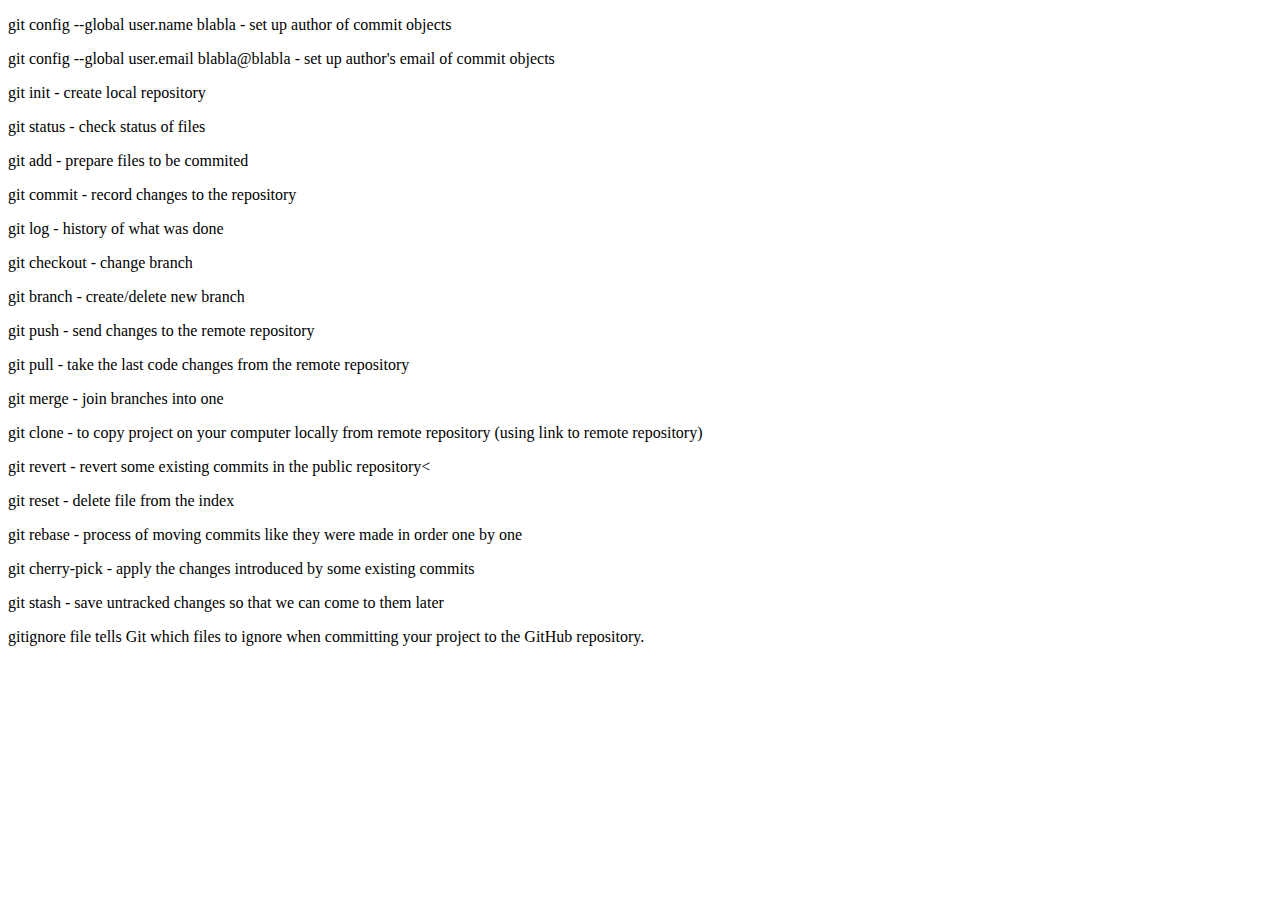
<file: frontend-basic/hw1/index.html>
<!DOCTYPE html>
<html lang="en">
<head>
    <meta charset="UTF-8">
    <meta http-equiv="X-UA-Compatible" content="IE=edge">
    <meta name="viewport" content="width=device-width, initial-scale=1.0">
    <title>Home work 1</title>
</head>
<body>
    <div>
        <p>git config --global user.name blabla - set up author of commit objects</p>
        <p>git config --global user.email blabla@blabla - set up author's email of commit objects</p>
        <p>git init - create local repository</p>
        <p>git status - check status of files</p>
        <p>git add - prepare files to be commited</p>
        <p>git commit - record changes to the repository</p>
        <p>git log - history of what was done</p>
        <p>git checkout - change branch</p>
        <p>git branch - create/delete new branch</p>
        <p>git push - send changes to the remote repository</p>
        <p>git pull - take the last code changes from the remote repository</p>
        <p>git merge - join branches into one</p>
        <p>git clone - to copy project on your computer locally from remote repository (using link to remote repository)</p>
        <p>git revert - revert some existing commits in the public repository<</p>
        <p>git reset - delete file from the index</p>
        <p>git rebase - process of moving commits like they were made in order one by one</p>
        <p>git cherry-pick - apply the changes introduced by some existing commits</p>
        <p>git stash - save untracked changes so that we can come to them later</p>
        <p>gitignore file tells Git which files to ignore when committing your project to the GitHub repository.</p>
    </div>
</body>
</html>
</file>
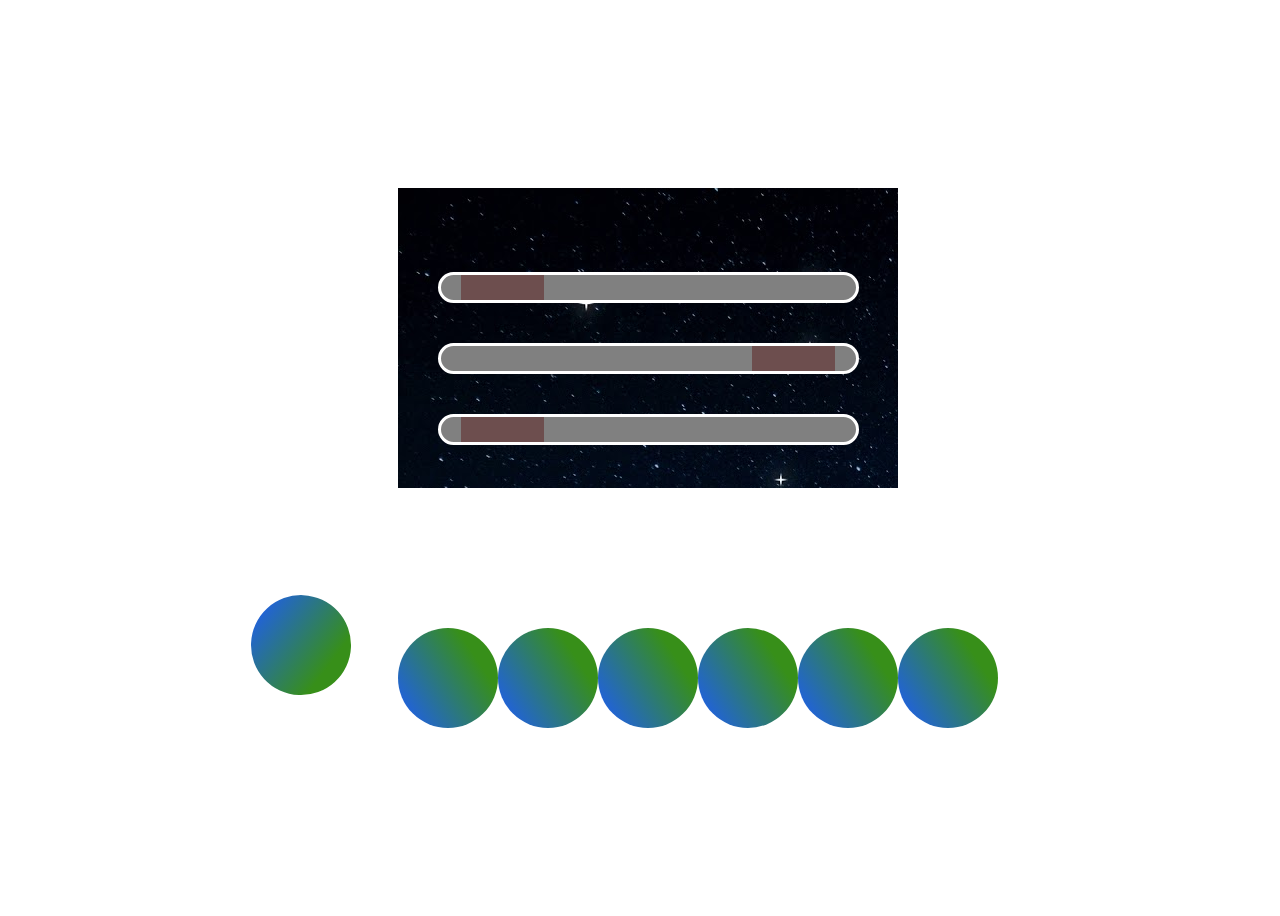
<file: home tasks/hw10/index.html>
<!DOCTYPE html>
<html lang="en">

<head>
    <meta charset="UTF-8">
    <meta http-equiv="X-UA-Compatible" content="IE=edge">
    <meta name="viewport" content="width=device-width, initial-scale=1.0">
    <title>Home work 10</title>
    <link rel="stylesheet" href="./styles/styles.css">
</head>

<body>
    <div class="general">
        <div class="star-wars">
            <div class="sword left-sword first-sword"></div>
            <div class="sword right-sword second-sword"></div>
            <div class="sword left-sword third-sword"></div>
        </div>

        <div class="newton-balance-balls">
            <div class="rectangle">
                <div class="ball"></div>
            </div>
            <div class="rectangle">
                <div class="ball"></div>
            </div>
            <div class="rectangle">
                <div class="ball"></div>
            </div>
            <div class="rectangle">
                <div class="ball"></div>
            </div>
            <div class="rectangle">
                <div class="ball"></div>
            </div>
            <div class="rectangle">
                <div class="ball"></div>
            </div>
            <div class="rectangle">
                <div class="ball"></div>
            </div>
        </div>
    </div>
</body>

</html>
</file>
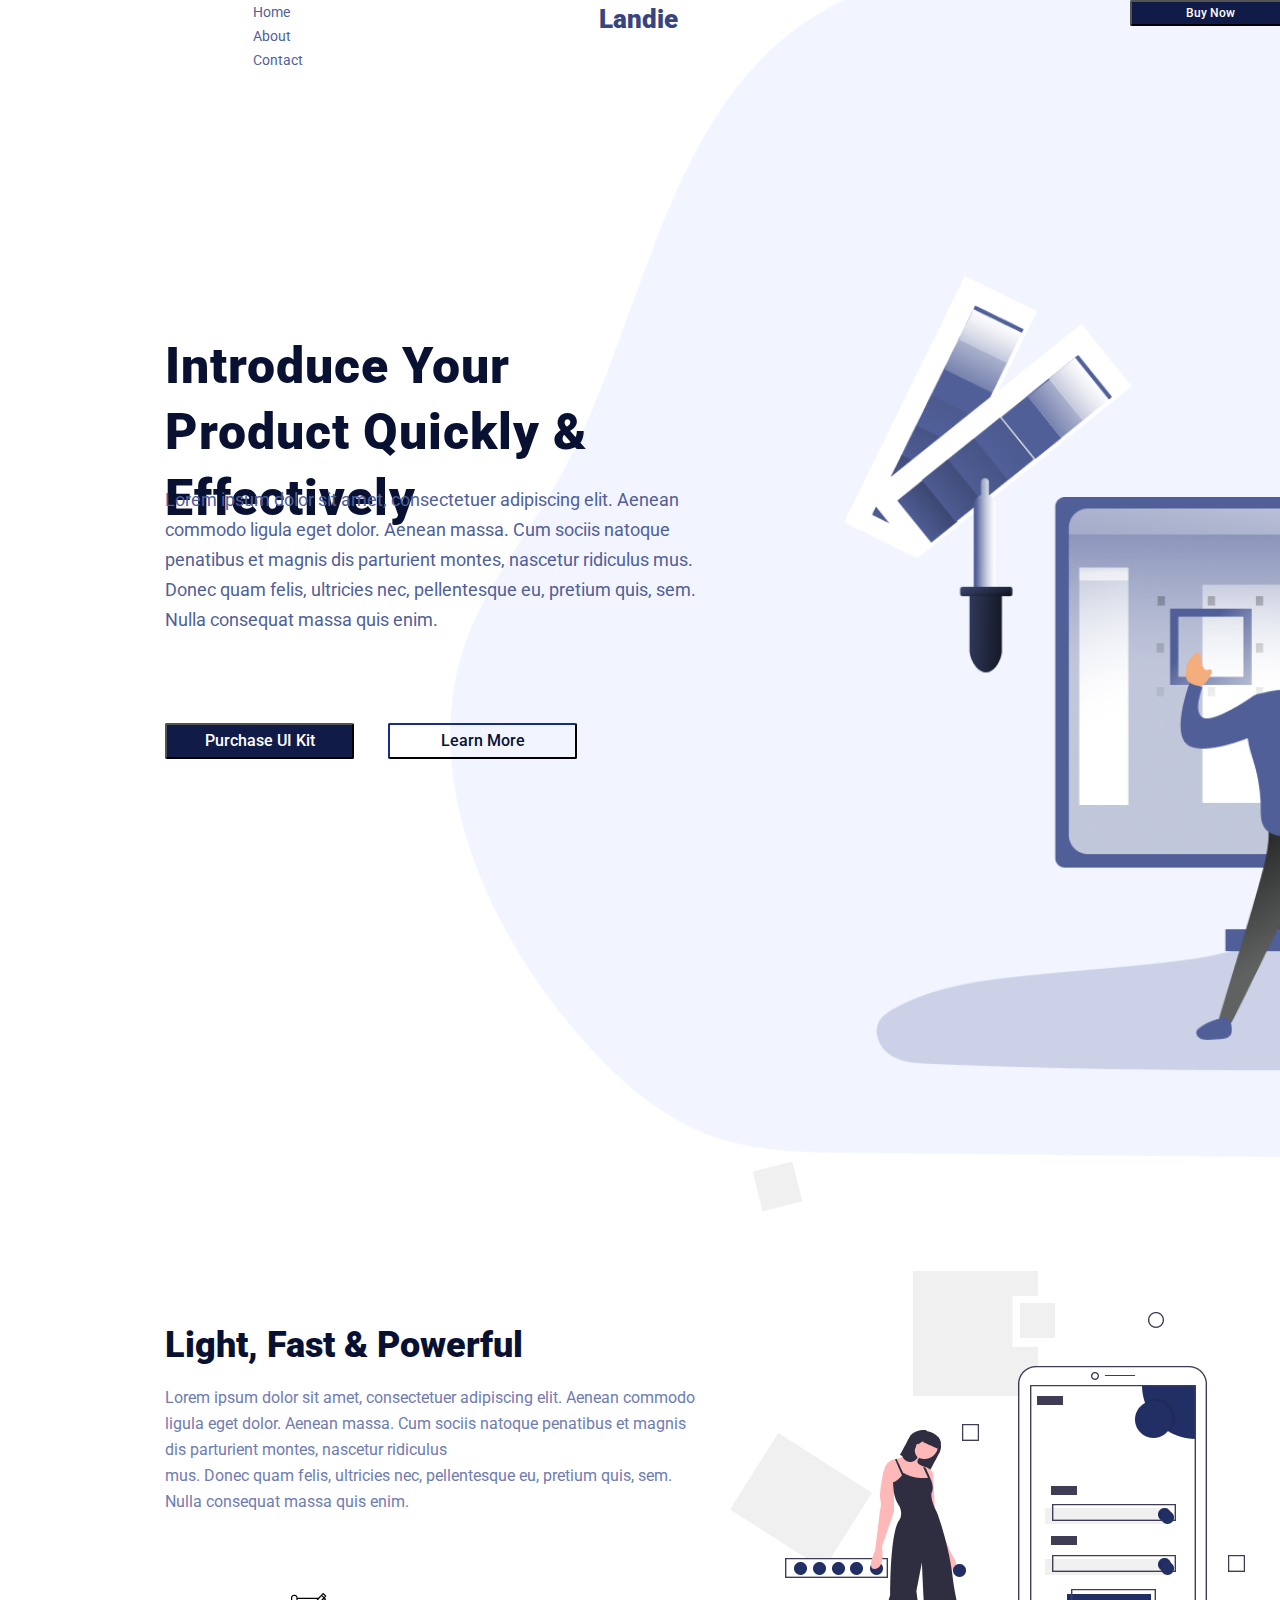
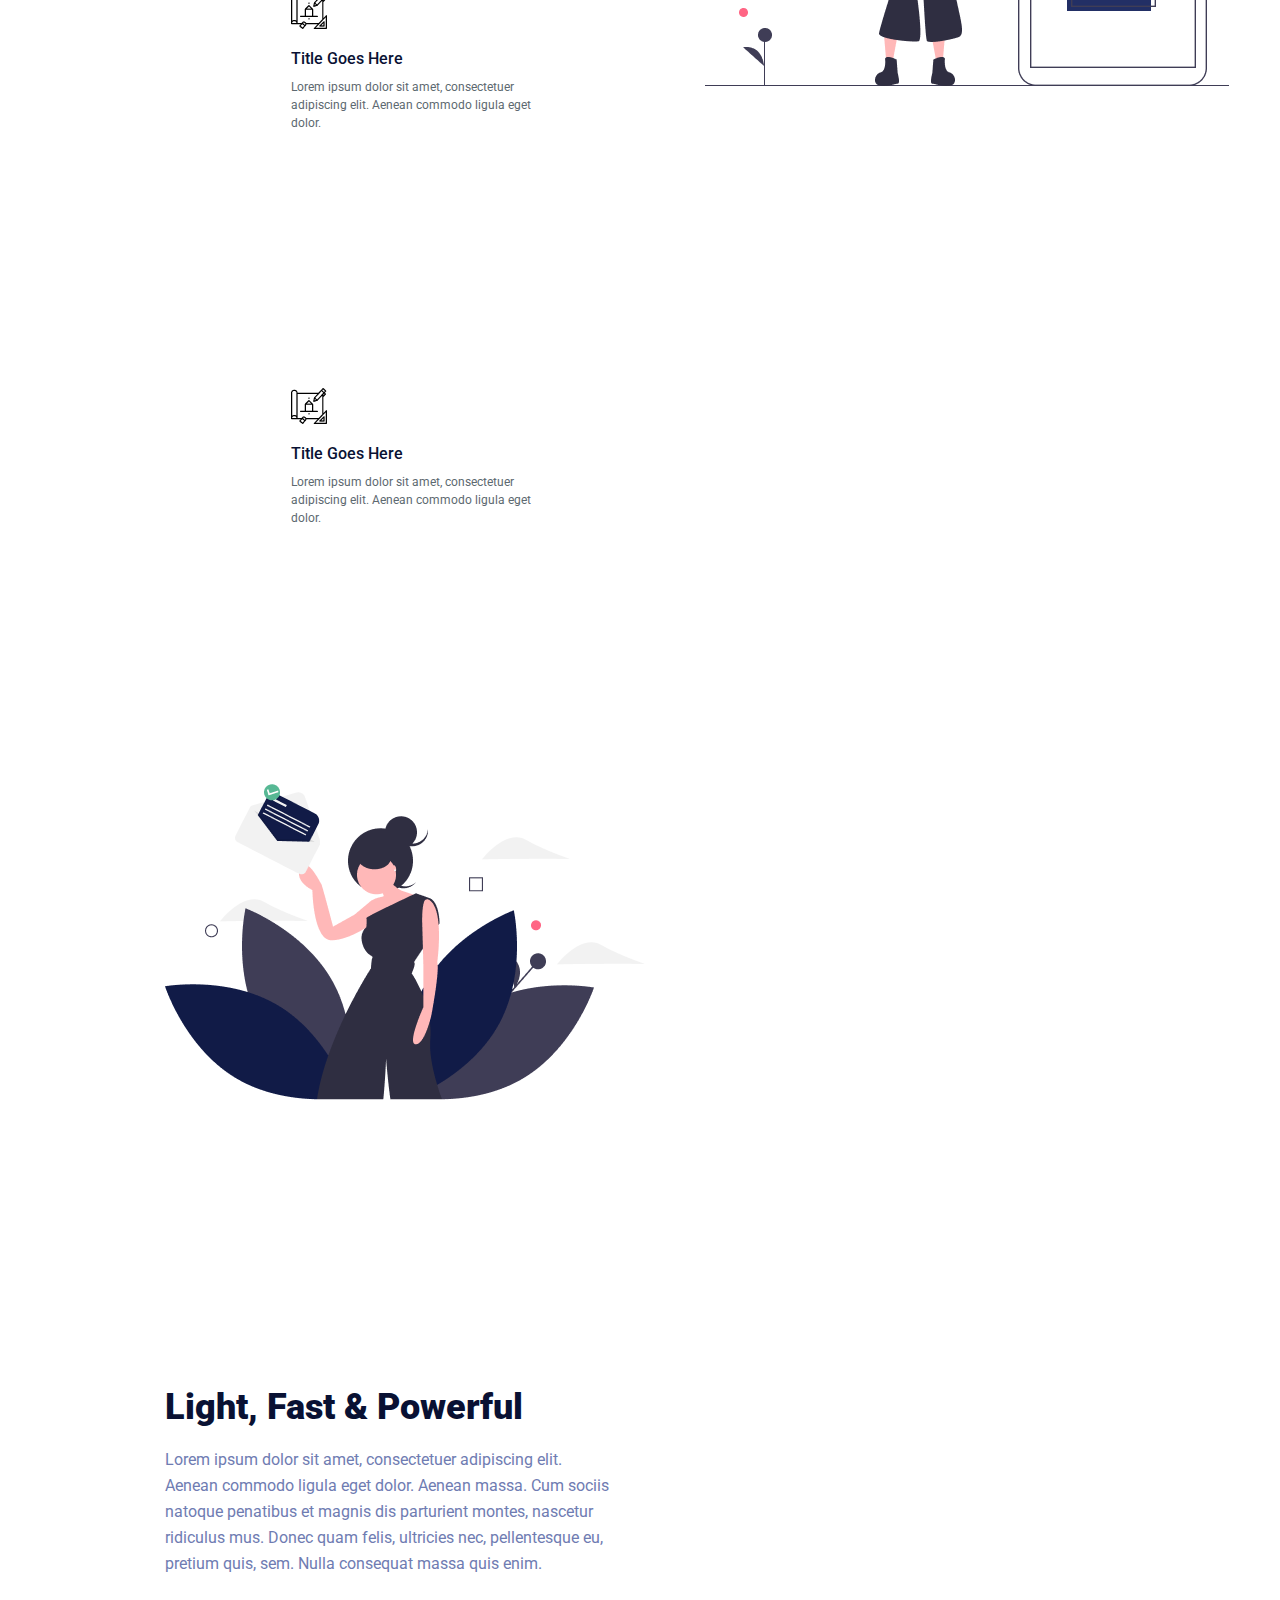
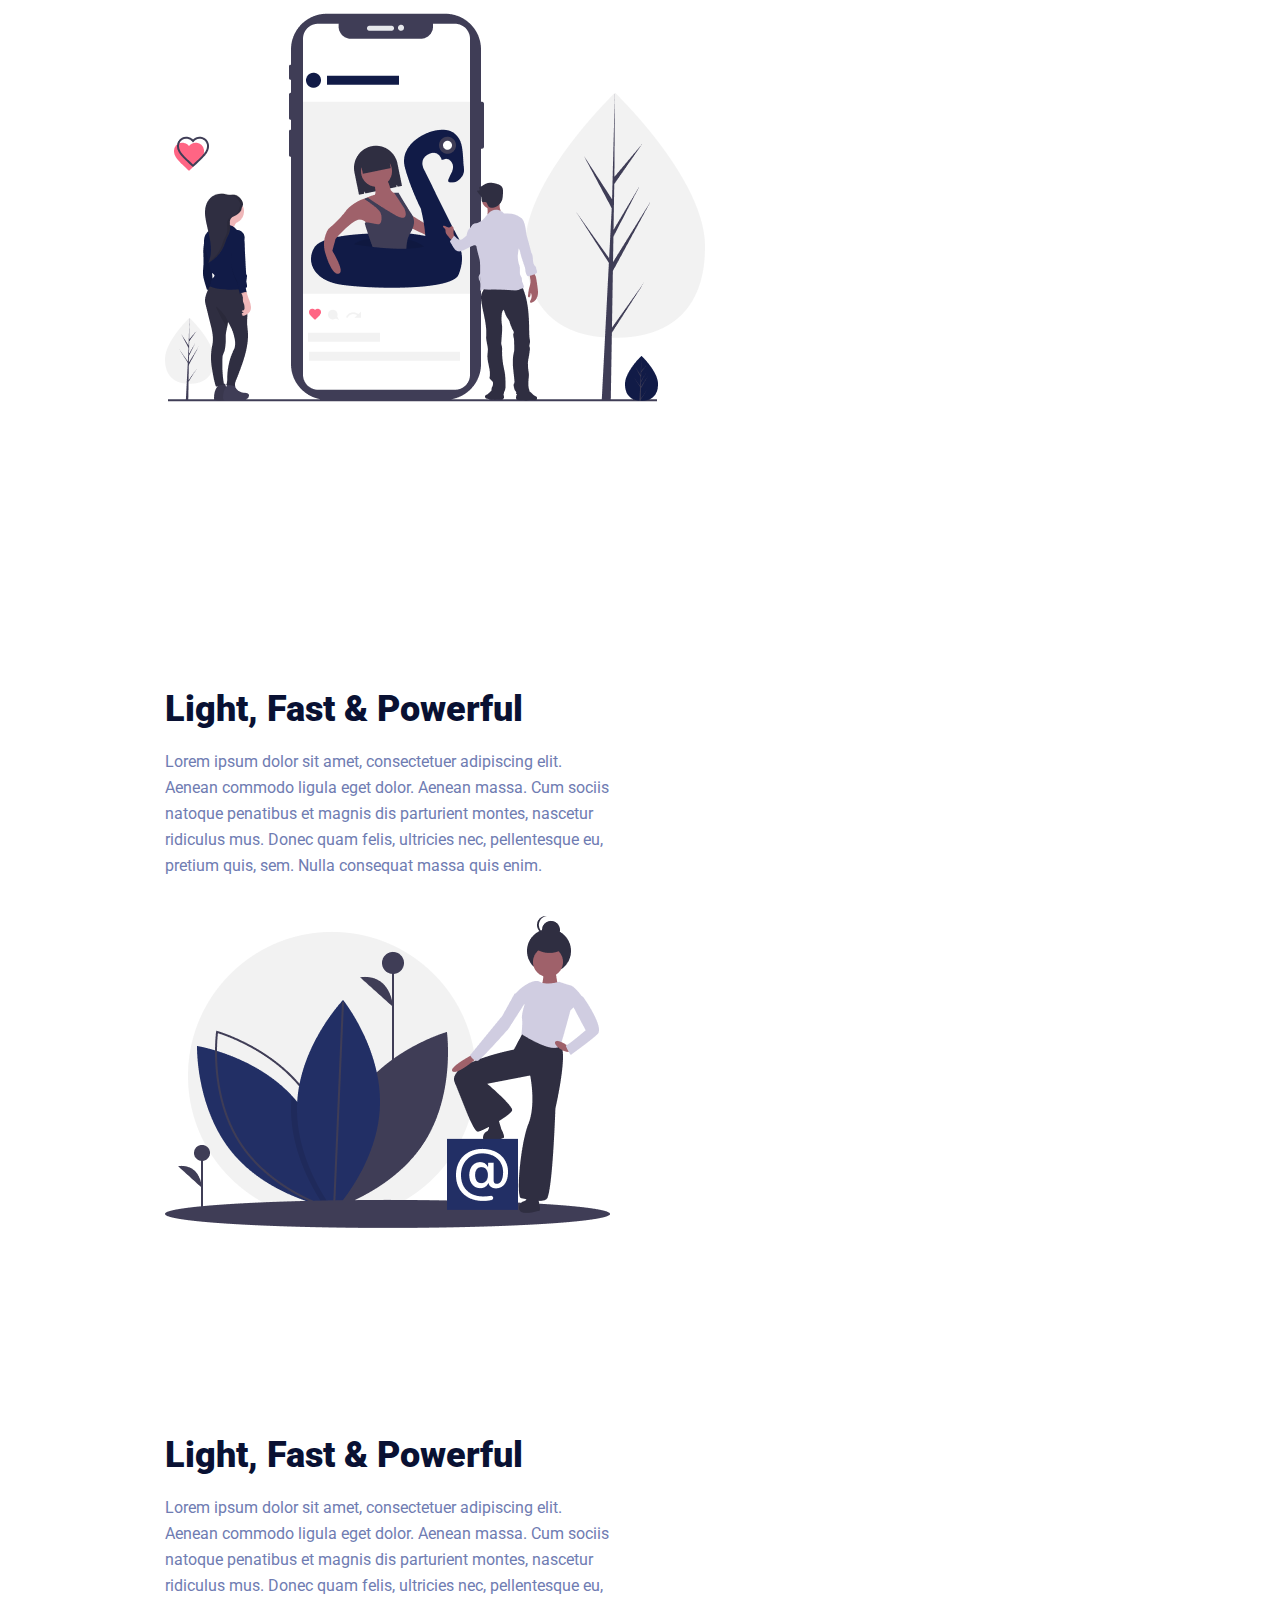
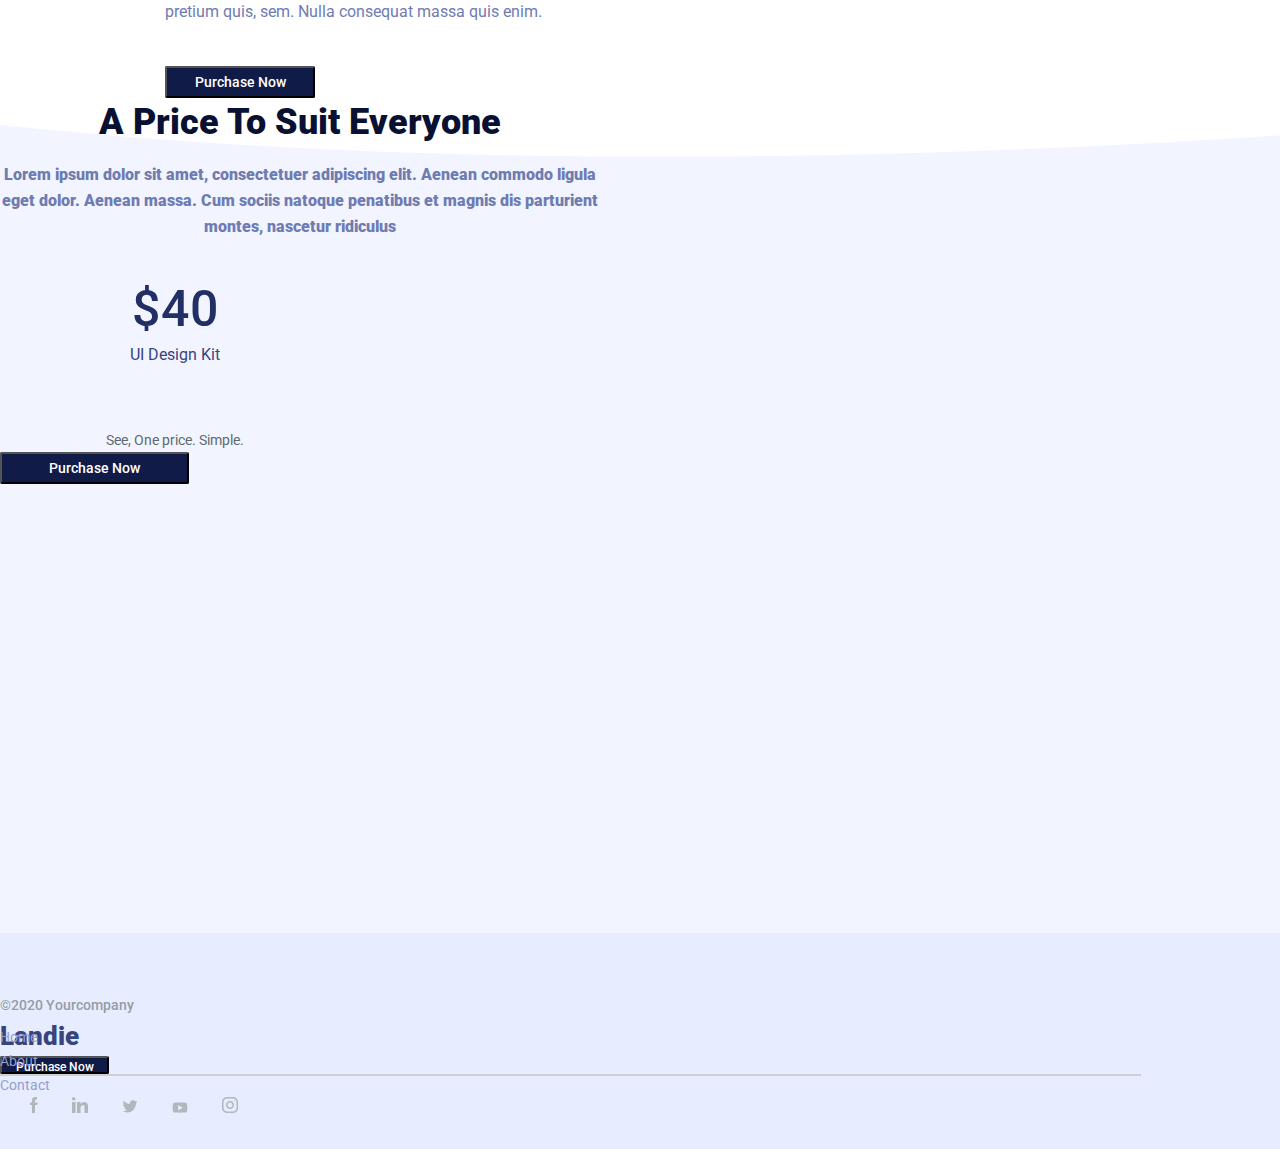
<file: home tasks/hw12/index.html>
<!DOCTYPE html>
<html lang="en">

<head>
    <meta charset="UTF-8">
    <meta http-equiv="X-UA-Compatible" content="IE=edge">
    <meta name="viewport" content="width=device-width, initial-scale=1.0">
    <title>Home work 12</title>
    <link rel="stylesheet" href="./styles/reset.css">
    <link rel="preconnect" href="https://fonts.googleapis.com">
    <link rel="preconnect" href="https://fonts.gstatic.com" crossorigin>
    <link href="https://fonts.googleapis.com/css2?family=Roboto:wght@100;300&display=swap" rel="stylesheet">
    <link rel="stylesheet" href="https://cdnjs.cloudflare.com/ajax/libs/font-awesome/6.2.0/css/all.min.css">
    <link href="https://cdn.jsdelivr.net/npm/bootstrap@5.2.2/dist/css/bootstrap.min.css" rel="stylesheet"
        integrity="sha384-Zenh87qX5JnK2Jl0vWa8Ck2rdkQ2Bzep5IDxbcnCeuOxjzrPF/et3URy9Bv1WTRi" crossorigin="anonymous">
    <link rel="stylesheet" href="./styles/main.css">
</head>

<body>
    <div class="container-fluid main-container">
        <div class="introduction-section">
            <div class="header-part d-flex flex-row align-items-center justify-content-between">
                <div class="menu d-flex flex-row align-items-center justify-content-around">
                    <div>Home</div>
                    <div>About</div>
                    <div>Contact</div>
                </div>
                <div class="project-name container-fluid d-flex justify-content-end">Landie</div>
                <form class="btn-wrapper container-fluid d-flex justify-content-end">
                    <button class="btn btn-outline-success me-2" type="button">Buy Now</button>
                </form>
            </div>

            <div class="project-intro">
                <div class="intro-img">
                    <img src="./images/intro-img.png" alt="peron watching on the graphics">
                </div>
                <div class="description">
                    <h1>Introduce Your Product Quickly & Effectively</h1>
                    <p>Lorem ipsum dolor sit amet, consectetuer adipiscing elit. Aenean commodo ligula eget dolor.
                        Aenean
                        massa.
                        Cum sociis natoque penatibus et magnis dis parturient montes, nascetur ridiculus
                        mus. Donec quam felis, ultricies nec, pellentesque eu, pretium quis, sem. Nulla consequat massa
                        quis
                        enim.</p>
                    <div class="buttons">
                        <button class="purchase-btn">Purchase UI Kit</button>
                        <button class="learn-more-btn">Learn More</button>
                    </div>

                </div>
            </div>
        </div>

        <div class="project-details">
            <div class="content">
                <h1>Light, Fast & Powerful</h1>
                <p>Lorem ipsum dolor sit amet, consectetuer adipiscing elit. Aenean commodo ligula eget dolor. Aenean
                    massa. Cum sociis natoque penatibus et magnis dis parturient montes, nascetur ridiculus <br />
                    mus. Donec quam felis, ultricies nec, pellentesque eu, pretium quis, sem. Nulla consequat massa quis
                    enim.</p>
                <div class="d-flex flex-row cards">
                    <div class="card" style="width: 18rem;">
                        <img src="./images/Icon.png" class="card-img-top" alt="scheme">
                        <div class="card-body">
                            <h5 class="card-title">Title Goes Here</h5>
                            <p class="card-text">Lorem ipsum dolor sit amet, consectetuer adipiscing elit. Aenean
                                commodo
                                ligula eget dolor. </p>
                        </div>
                    </div>

                    <div class="card" style="width: 18rem;">
                        <img src="./images/Icon.png" class="card-img-top" alt="schema image">
                        <div class="card-body">
                            <h5 class="card-title">Title Goes Here</h5>
                            <p class="card-text">Lorem ipsum dolor sit amet, consectetuer adipiscing elit. Aenean
                                commodo
                                ligula eget dolor. </p>
                        </div>
                    </div>
                </div>
            </div>

            <div class="picture">
                <img src="./images/project-details.png" alt="girl with big mobile">
            </div>
        </div>

        <div class="communication-ways">
            <div class="card mb-3" style="max-width: 1240px;">
                <div class="row g-0">
                    <div class="col-md-6">
                        <img src="images/happy_news.png" class="img-fluid rounded-start"
                            alt="picture of girl with letter">
                    </div>
                    <div class="col-md-6">
                        <div class="card-body">
                            <h5 class="card-title">Light, Fast & Powerful</h5>
                            <p class="card-text">Lorem ipsum dolor sit amet, consectetuer adipiscing elit. Aenean
                                commodo
                                ligula eget dolor. Aenean massa. Cum sociis natoque penatibus et magnis dis parturient
                                montes, nascetur ridiculus
                                mus. Donec quam felis, ultricies nec, pellentesque eu, pretium quis, sem. Nulla
                                consequat
                                massa quis enim.</p>
                        </div>
                    </div>
                </div>
            </div>

            <div class="card mb-3" style="max-width: 1240px;">
                <div class="row g-0">
                    <div class="col-md-6">
                        <img src="images/social_influencer.png" class="img-fluid rounded-start"
                            alt="picture of phote with people inside and around">
                    </div>
                    <div class="col-md-6">
                        <div class="card-body">
                            <h5 class="card-title">Light, Fast & Powerful</h5>
                            <p class="card-text">Lorem ipsum dolor sit amet, consectetuer adipiscing elit. Aenean
                                commodo
                                ligula eget dolor. Aenean massa. Cum sociis natoque penatibus et magnis dis parturient
                                montes, nascetur ridiculus
                                mus. Donec quam felis, ultricies nec, pellentesque eu, pretium quis, sem. Nulla
                                consequat
                                massa quis enim.</p>
                        </div>
                    </div>
                </div>
            </div>

            <div class="card mb-3" style="max-width: 1240px;">
                <div class="row g-0">
                    <div class="col-md-6 last-card">
                        <img src="images/mention.png" class="img-fluid rounded-start"
                            alt="picture of girl and email sign">
                    </div>
                    <div class="col-md-6">
                        <div class="card-body">
                            <h5 class="card-title">Light, Fast & Powerful</h5>
                            <p class="card-text">Lorem ipsum dolor sit amet, consectetuer adipiscing elit. Aenean
                                commodo
                                ligula eget dolor. Aenean massa. Cum sociis natoque penatibus et magnis dis parturient
                                montes, nascetur ridiculus
                                mus. Donec quam felis, ultricies nec, pellentesque eu, pretium quis, sem. Nulla
                                consequat
                                massa quis enim.</p>
                            <button class="purchase-now-btn">Purchase Now</button>
                        </div>
                    </div>
                </div>
            </div>
        </div>


        <div class="purchase-details d-flex flex-column justify-content-center align-items-center">
            <h1>A Price To Suit Everyone</h1>
            <p>Lorem ipsum dolor sit amet, consectetuer adipiscing elit. Aenean commodo ligula eget dolor. Aenean massa.
                Cum sociis natoque penatibus et magnis dis parturient montes, nascetur ridiculus </p>
            <p><strong>$40</strong></p>
            <p>UI Design Kit</p>
            <p>See, One price. Simple.</p>
            <button>Purchase Now</button>

            <div class="footer-part1">
                <div class="bottom-first-menu d-flex flex-row align-items-center justify-content-around">
                    <div class="copyrights">©2020 Yourcompany</div>
                    <div class="project-name">Landie</div>
                    <button>Purchase Now</button>
                </div>
            </div>
            <div class="line"></div>

            <div class="footer-part2 d-flex flex-row align-items-center justify-content-between">
                <div class="menu d-flex flex-row align-items-center justify-content-around">
                    <div>Home</div>
                    <div>About</div>
                    <div>Contact</div>
                </div>
                <div class="social-media-options">
                    <img src="./images/facebook.svg" alt="facebook logo">
                    <img src="./images/linkedin.svg" alt="linkedin logo">
                    <img src="./images/twitter.svg" alt="twitter logo">
                    <img src="./images/youtube.svg" alt="youtube logo">
                    <img src="./images/instagram.svg" alt="instagram logo">
                </div>
            </div>
        </div>
    </div>
</body>

</html>
</file>
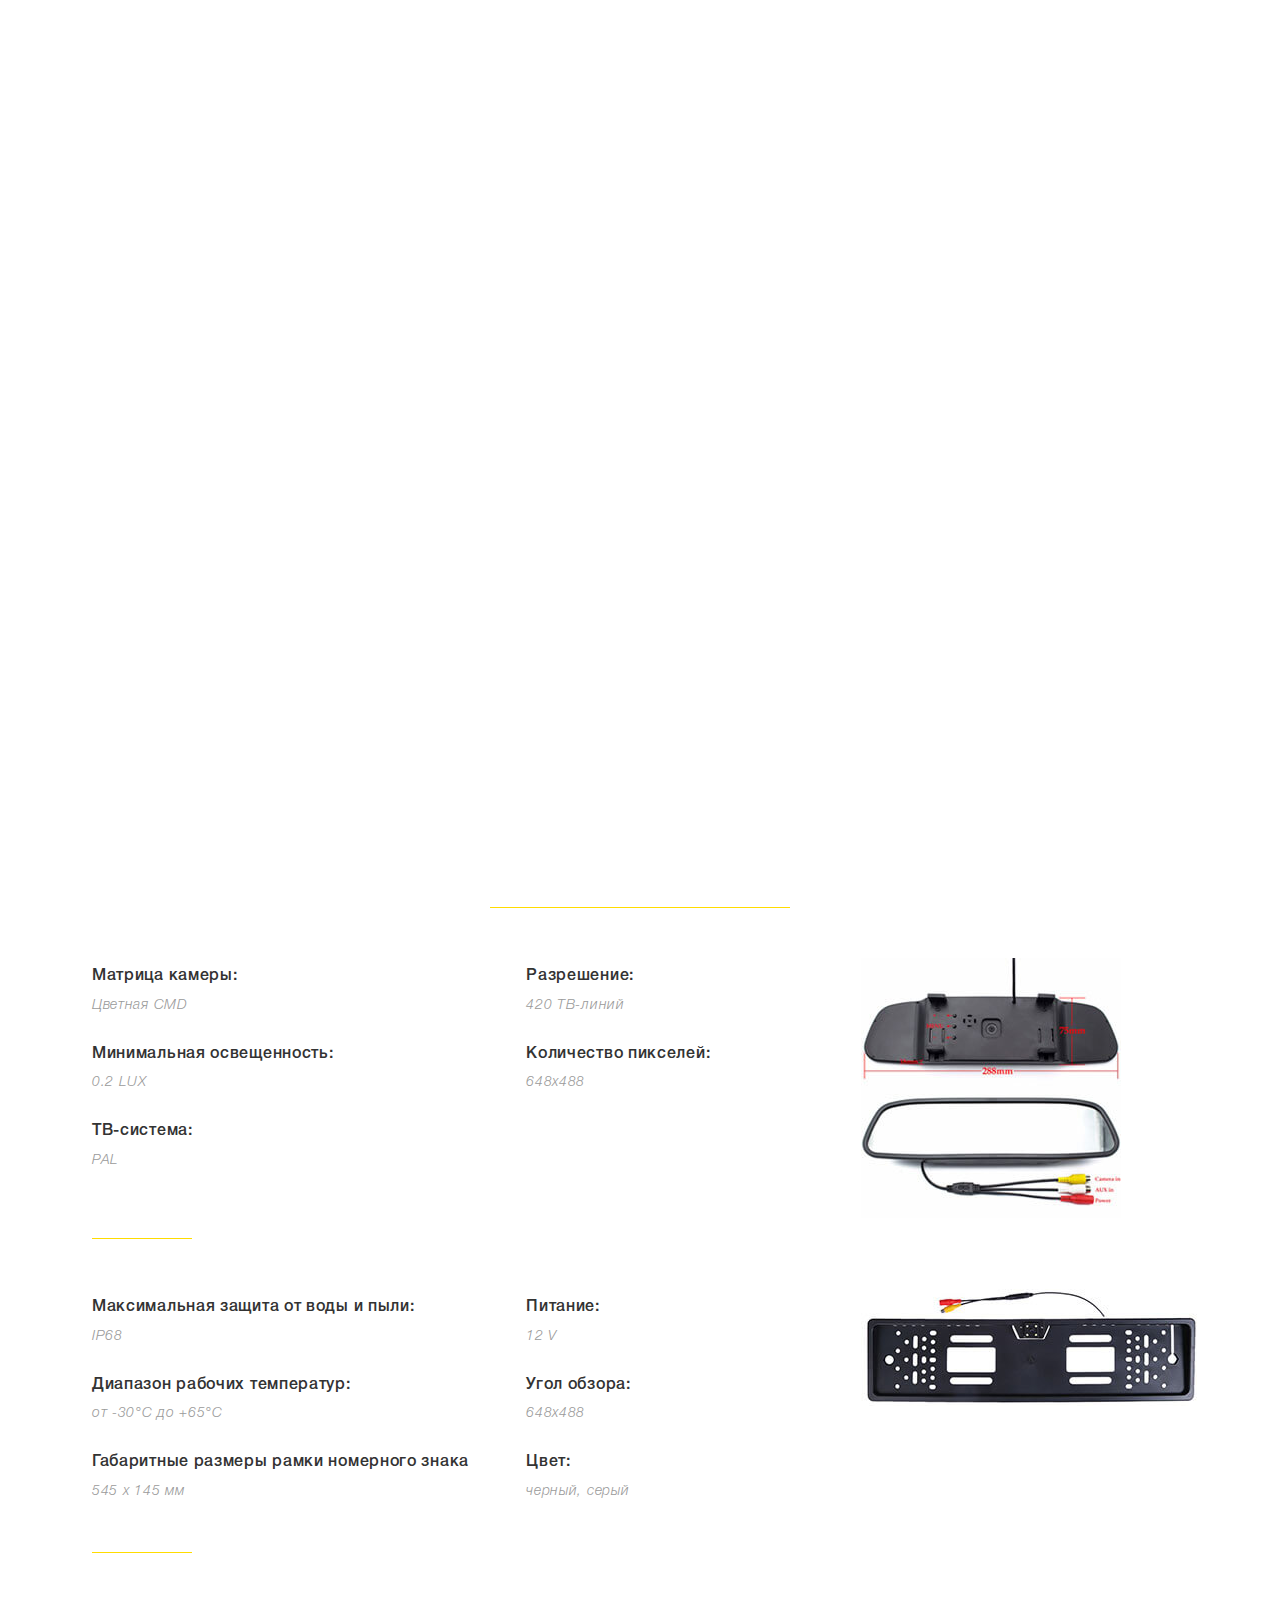
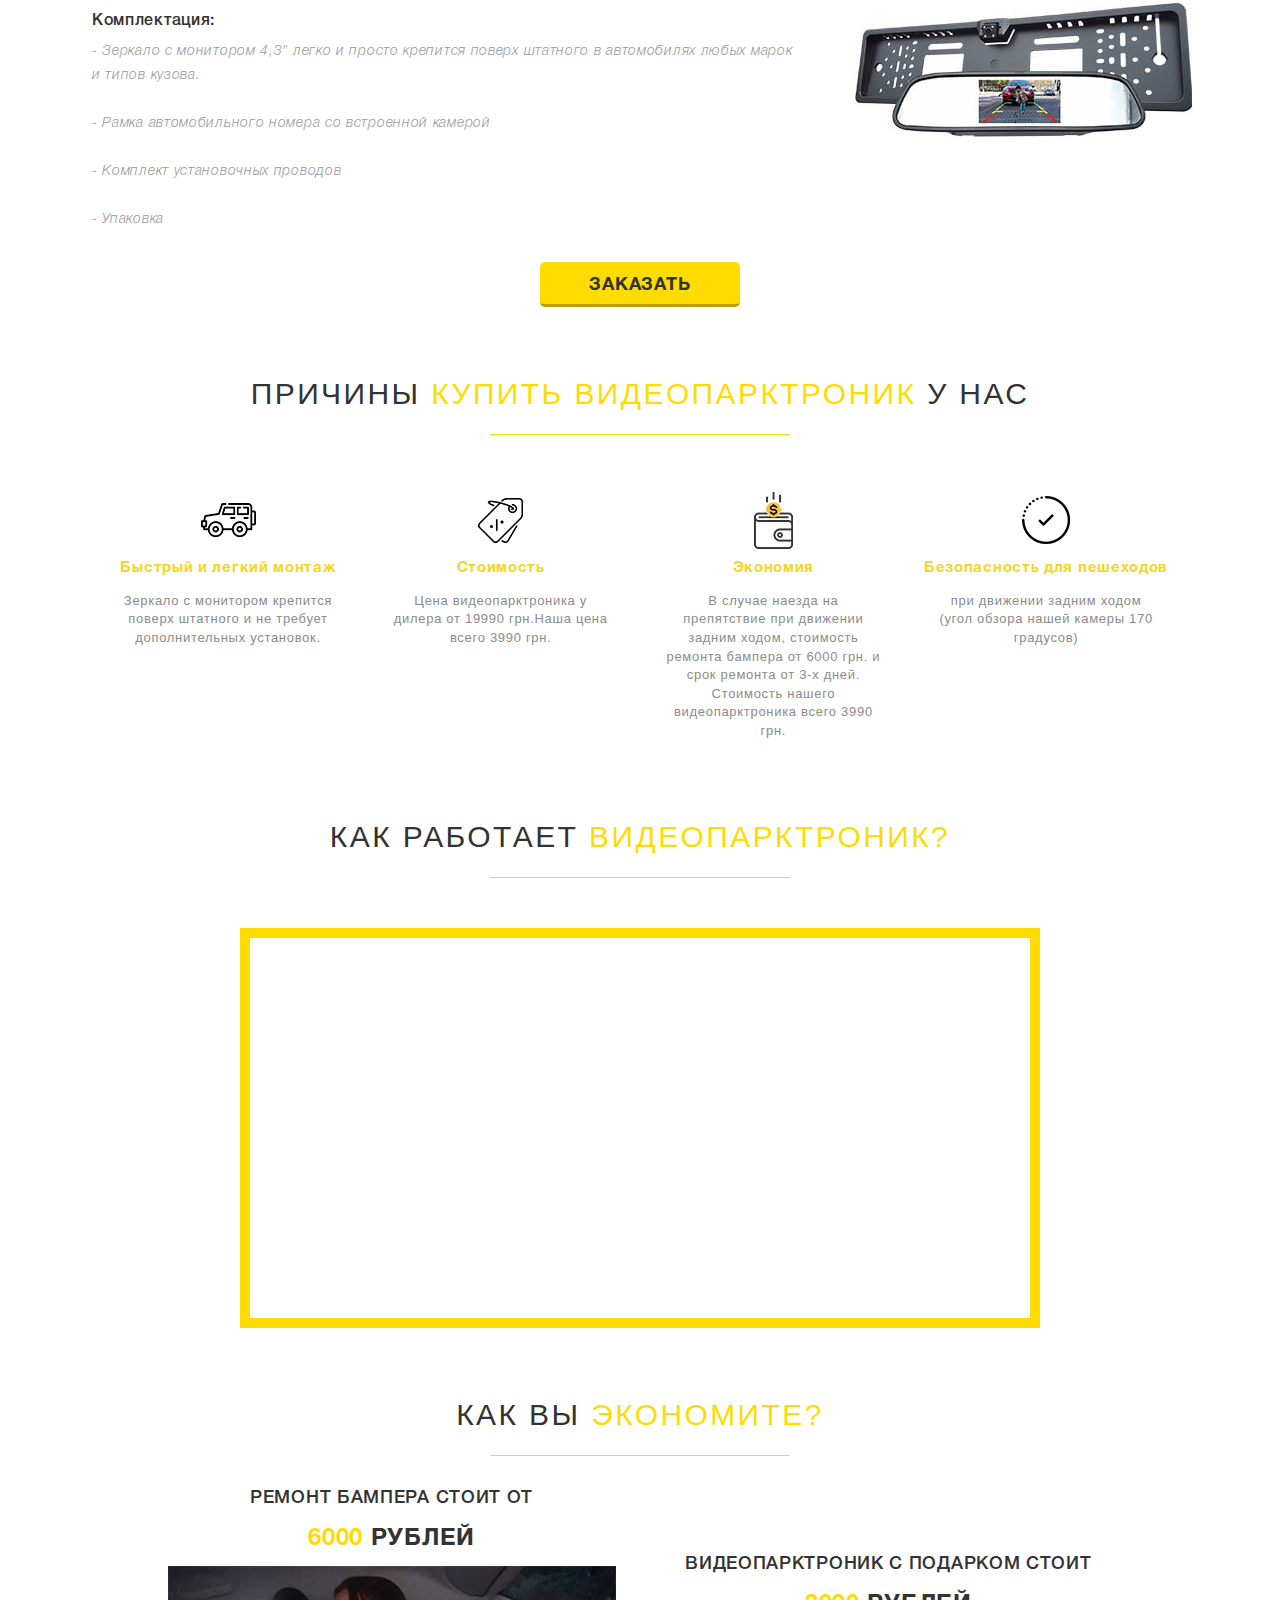
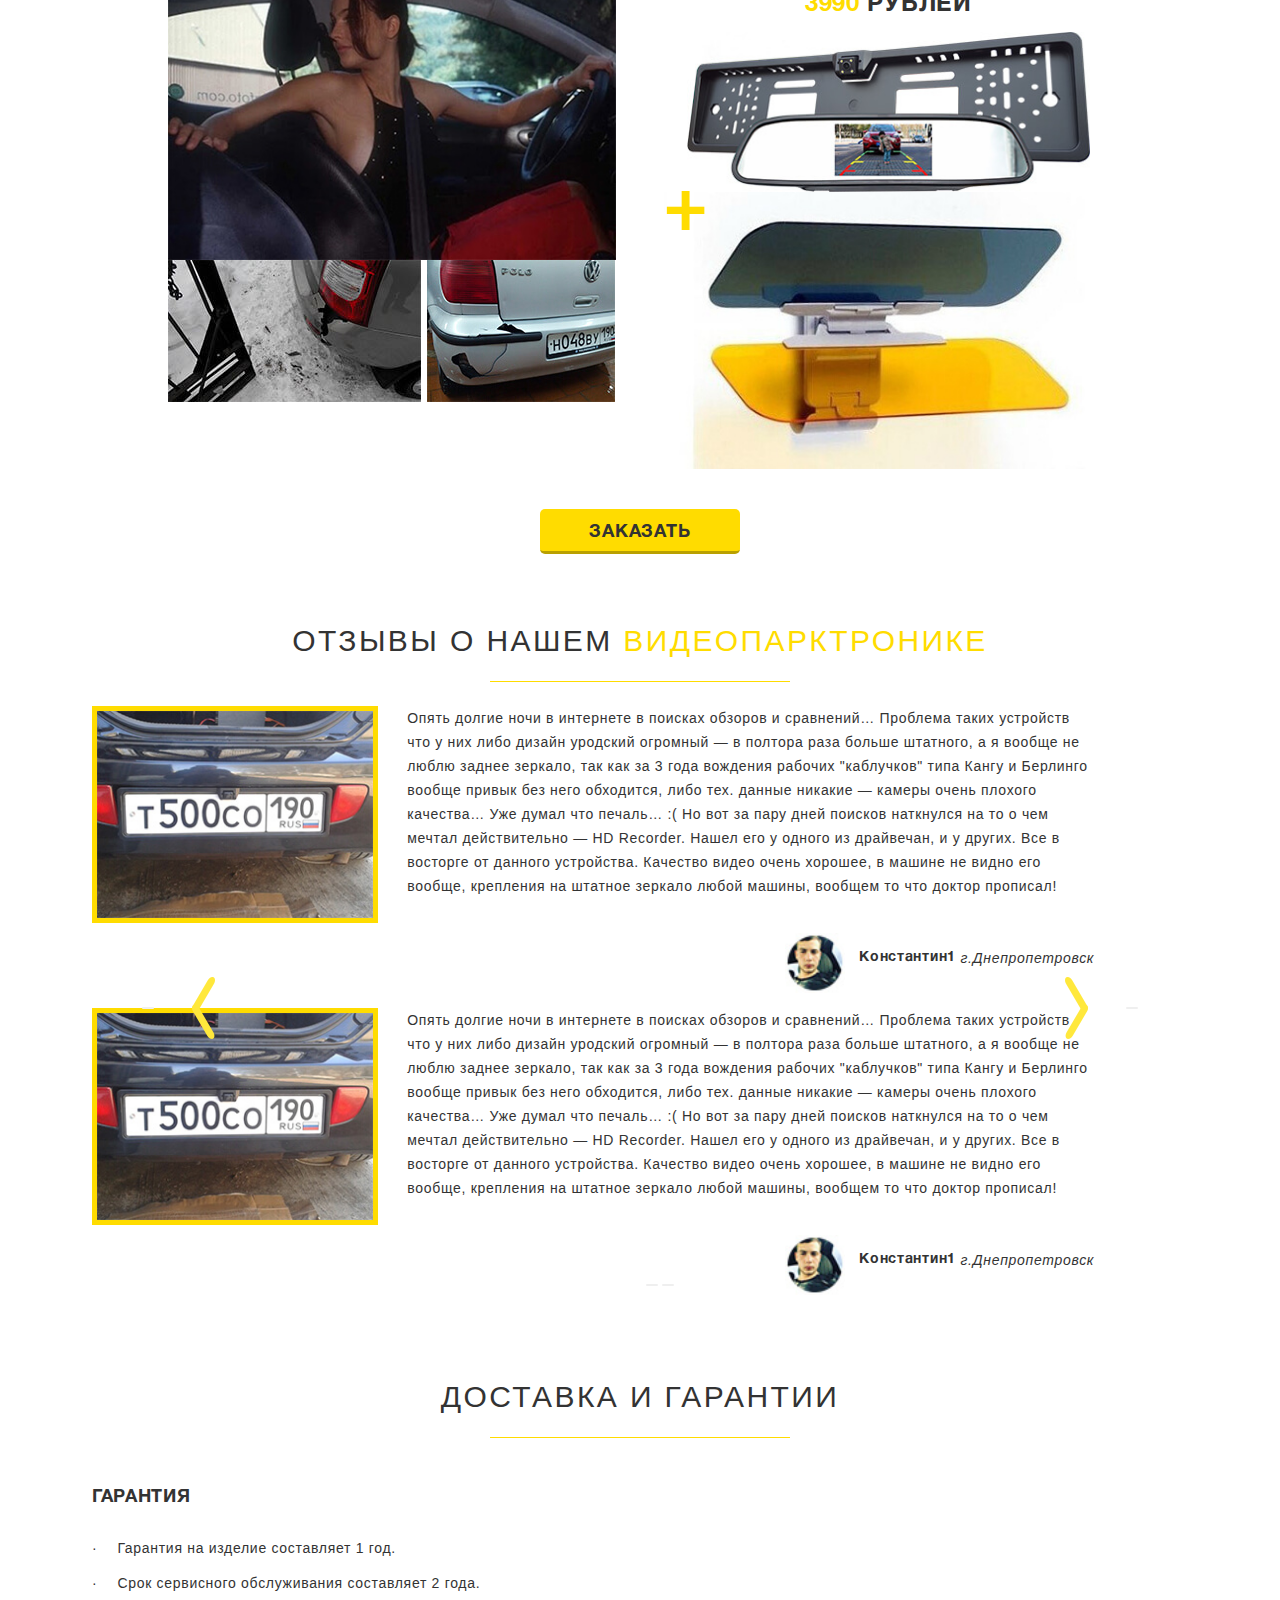
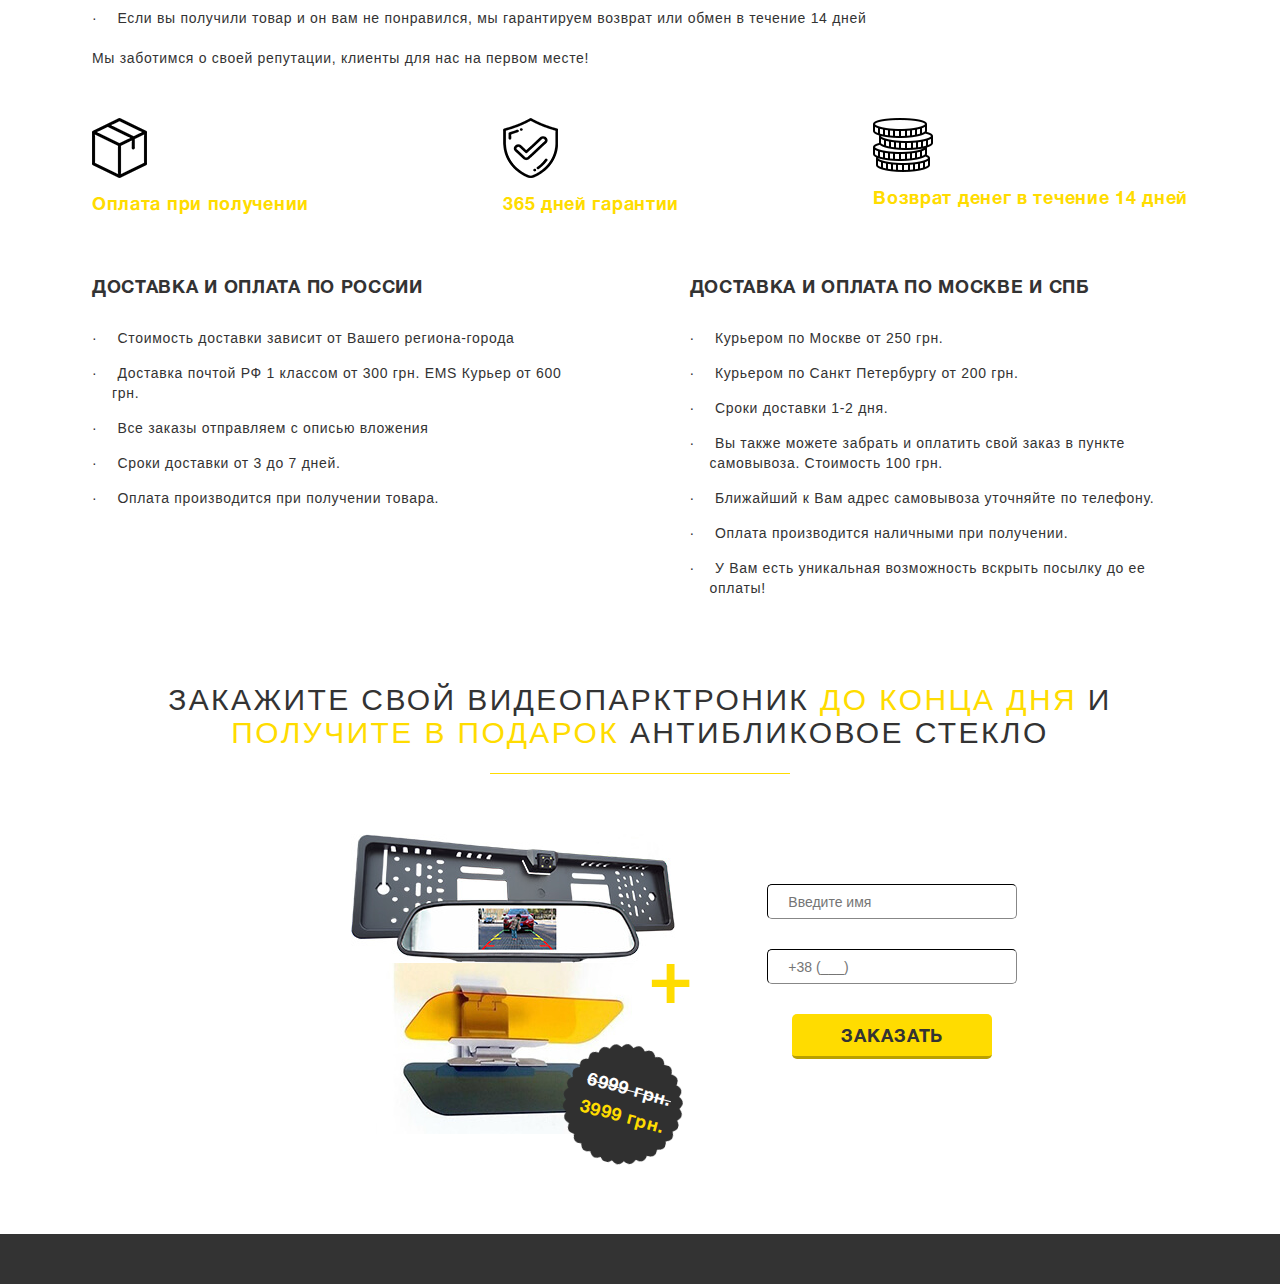
<file: home tasks/hw13-to-check/index.html>
<!DOCTYPE html>
<html lang="ru">

<head>
    <meta charset="UTF-8">
    <title>Title</title>

    <link href="https://cdn.jsdelivr.net/npm/bootstrap@5.2.2/dist/css/bootstrap.min.css" rel="stylesheet"
        integrity="sha384-Zenh87qX5JnK2Jl0vWa8Ck2rdkQ2Bzep5IDxbcnCeuOxjzrPF/et3URy9Bv1WTRi" crossorigin="anonymous">
    <link rel="stylesheet" href="css/screen.css">
    <link rel="stylesheet" href="css/fonts.css">
    <link rel="stylesheet" href="css/main.css">
    <link rel="stylesheet" href="css/secondary.css">
    <link href="https://cdn.jsdelivr.net/npm/bootstrap@5.2.2/dist/css/bootstrap.min.css" rel="stylesheet"
        integrity="sha384-Zenh87qX5JnK2Jl0vWa8Ck2rdkQ2Bzep5IDxbcnCeuOxjzrPF/et3URy9Bv1WTRi" crossorigin="anonymous">
    <link rel="stylesheet" href="https://maxcdn.bootstrapcdn.com/bootstrap/3.4.1/css/bootstrap.min.css">
    <script src="https://ajax.googleapis.com/ajax/libs/jquery/3.6.0/jquery.min.js"></script>
    <script src="https://maxcdn.bootstrapcdn.com/bootstrap/3.4.1/js/bootstrap.min.js"></script>
</head>

<body>
    <div class="loader_bg">
        <div class="loader"></div>
    </div>
    <div class="main-content">
        <header>
            <div class="wrapper">
                <img src="img/logo.png" alt="Logo Avtoparktronik" class="logo">
                <div class="right-block">
                    <a href="tel:+380500704843" class="phone">+38 050 070 48 43</a>
                    <button class="btn-call">Заказать звонок</button>
                </div>
            </div>
        </header>
        <div class="main-screen">
            <div class="wrapper">
                <div class="left-block">
                    <h1 class="h1">Видеопарктроник - <span class="yellow">Автоновинка 2017 года</span></h1>
                    <p class="description">
                        <span class="yellow"><b>Закажите</b></span> видеопарктроник <span class="yellow"><b>до конца дня
                                и
                                получите в подарок</b></span>
                        солнцезащитный козырек!
                    </p>
                    <div class="timer"></div>
                    <button class="btn-order">Заказать</button>
                </div>
                <div class="right-block">
                    <img src="img/product.png" alt="" class="main-image">
                    <div class="price">
                        <div class="old-price">6999 грн.</div>
                        <div class="new-price">3999 грн.</div>
                    </div>
                </div>
            </div>
        </div>
        <div class="about">
            <div class="wrapper">
                <h2 class="h2"><span class="yellow">Характеристики</span> видеопарктроника</h2>
                <div class="column-block">
                    <div class="description">
                        <h4 class="param">Матрица камеры:</h4>
                        <p class="value">Цветная CMD</p>
                        <h4 class="param">Минимальная освещенность:</h4>
                        <p class="value">0.2 LUX</p>
                        <h4 class="param">ТВ-система:</h4>
                        <p class="value">PAL</p>
                    </div>
                    <div class="description">
                        <h4 class="param">Разрешение:</h4>
                        <p class="value">420 ТВ-линий</p>
                        <h4 class="param">Количество пикселей:</h4>
                        <p class="value">648х488</p>
                    </div>
                    <div class="description">
                        <div class="bg-about_1"></div>
                    </div>
                </div>
                <div class="column-block">
                    <div class="description">
                        <h4 class="param">Максимальная защита от воды и пыли:</h4>
                        <p class="value">IP68</p>
                        <h4 class="param">Диапазон рабочих температур:</h4>
                        <p class="value">от -30°C до +65°C</p>
                        <h4 class="param">Габаритные размеры рамки номерного знака</h4>
                        <p class="value">545 х 145 мм</p>
                    </div>
                    <div class="description">
                        <h4 class="param">Питание:</h4>
                        <p class="value">12 V</p>
                        <h4 class="param">Угол обзора:</h4>
                        <p class="value">648х488</p>
                        <h4 class="param">Цвет:</h4>
                        <p class="value">черный, серый</p>
                    </div>
                    <div class="description">
                        <div class="bg-about_2"></div>
                    </div>
                </div>
                <div class="column-block last">
                    <div class="description double">
                        <h4 class="param">Комплектация:</h4>
                        <p class="value">
                            - Зеркало с монитором 4,3" легко и просто крепится поверх штатного в автомобилях любых марок
                            и
                            типов
                            кузова.<br><br>
                            - Рамка автомобильного номера со встроенной камерой<br><br>
                            - Комплект установочных проводов<br><br>
                            - Упаковка
                        </p>
                    </div>
                    <div class="description">
                        <div class="bg-about_3"></div>
                    </div>
                </div>
                <button class="btn-order centred">Заказать</button>
            </div>
        </div>
        <div class="reasons">
            <div class="wrapper">
                <h2 class="h2">
                    причины <span class="yellow">купить видеопарктроник</span> у нас
                </h2>
                <div class="reason">
                    <div class="square">
                        <div class="bg-reason1"></div>
                    </div>
                    <h4 class="h4">Быстрый и легкий монтаж</h4>
                    <div class="reason-text">Зеркало с монитором крепится поверх штатного и не требует дополнительных
                        установок.
                    </div>
                </div>
                <div class="reason">
                    <div class="square">
                        <div class="bg-reason2"></div>
                    </div>
                    <h4 class="h4">Стоимость</h4>
                    <div class="reason-text">Цена видеопарктроника у дилера от 19990 грн.Наша цена всего 3990 грн.
                    </div>
                </div>
                <div class="reason">
                    <div class="square">
                        <div class="bg-reason3"></div>
                    </div>
                    <h4 class="h4">Экономия</h4>
                    <div class="reason-text">В случае наезда на препятствие при движении задним ходом, стоимость ремонта
                        бампера
                        от 6000 грн. и срок ремонта от 3‐х дней. Стоимость нашего видеопарктроника всего 3990 грн.
                    </div>
                </div>
                <div class="reason">
                    <div class="square">
                        <div class="bg-reason4"></div>
                    </div>
                    <h4 class="h4">Безопасность для пешеходов</h4>
                    <div class="reason-text">при движении задним ходом (угол обзора нашей камеры 170 градусов)
                    </div>
                </div>
            </div>
        </div>
        <div class="video">
            <div class="wrapper">
                <h2 class="h2">как работает <span class="yellow">видеопарктроник?</span></h2>
                <div id="video"></div>
            </div>
        </div>
        <div class="how">
            <div class="wrapper">
                <h2 class="h2">как вы <span class="yellow">экономите?</span></h2>
                <div class="left-block">
                    <p>ремонт бампера стоит от</p>
                    <p class="cost"><span class="yellow">6000</span> рублей</p>
                    <img src="img/girl-in-car.jpg" alt="" class="full-width">
                    <img src="img/broken-car1.jpg" alt="" class="half-width">
                    <img src="img/broken-car2.jpg" alt="" class="half-width">
                </div>
                <div class="right-block">
                    <p>Видеопарктроник с подарком стоит</p>
                    <p class="cost"><span class="yellow">3990</span> рублей</p>
                    <img src="img/product.jpg" alt="" class="full-width small-height-fix">
                    <span class="plus yellow">+</span>
                    <img src="img/gift.jpg" alt="" class="full-width">
                </div>
                <button class="btn-order centred">Заказать</button>
            </div>
        </div>
        <div class="reviews">
            <div class="wrapper">
                <h2 class="h2">отзывы о нашем <span class="yellow">видеопарктронике</span></h2>
                <div id="carouselExampleCaptions" class="carousel slide" data-bs-interval="false" data-bs-ride="false">
                    <div class="carousel-indicators">
                        <button type="button" data-bs-target="#carouselExampleCaptions" data-bs-slide-to="0"
                            class="active" aria-current="true" aria-label="Slide 1"></button>
                        <button type="button" data-bs-target="#carouselExampleCaptions" data-bs-slide-to="1"
                            aria-label="Slide 2"></button>
                        <button type="button" data-bs-target="#carouselExampleCaptions" data-bs-slide-to="2"
                            aria-label="Slide 3"></button>
                    </div>
                    <div class="carousel-inner">
                        <div class="carousel-item active">
                            <div class="item">
                                <div class="row justify-content-center">
                                    <div class="col-md-11">
                                        <div class="testimony-wrap d-md-flex">
                                            <img class="img main-review-img" src="img/review1.jpg" alt="">
                                            <p class="review-text">Опять долгие ночи в интернете в поисках обзоров и
                                                сравнений… Проблема таких устройств что у
                                                них либо дизайн уродский огромный — в полтора раза больше штатного,
                                                а я вообще не люблю
                                                заднее зеркало, так
                                                как за 3 года вождения рабочих "каблучков" типа Кангу и Берлинго
                                                вообще привык без него
                                                обходится, либо
                                                тех. данные никакие — камеры очень плохого качества… Уже думал что
                                                печаль… :( Но вот за пару
                                                дней поисков наткнулся на то о чем мечтал действительно — HD
                                                Recorder. Нашел его у одного из
                                                драйвечан, и у других.
                                                Все в восторге от данного устройства. Качество видео очень хорошее,
                                                в машине не видно его
                                                вообще, крепления на
                                                штатное зеркало любой машины, вообщем то что доктор прописал!</p>
                                        </div>
                                        <div class="review-author">
                                            <img src="img/review1-ava.jpg" alt="" class="ava" />
                                            <b>Константин1</b>
                                            <i>г.Днепропетровск</i>
                                        </div>
                                    </div>
                                </div>
                            </div>
                        </div>


                        <div class="carousel-item">
                            <div class="item">
                                <div class="row justify-content-center">
                                    <div class="col-md-11">
                                        <div class="testimony-wrap d-md-flex">
                                            <img class="img main-review-img" src="img/review1.jpg" alt="">
                                            <p class="review-text">Опять долгие ночи в интернете в поисках обзоров и
                                                сравнений… Проблема таких устройств что у
                                                них либо дизайн уродский огромный — в полтора раза больше штатного,
                                                а я вообще не люблю
                                                заднее зеркало, так
                                                как за 3 года вождения рабочих "каблучков" типа Кангу и Берлинго
                                                вообще привык без него
                                                обходится, либо
                                                тех. данные никакие — камеры очень плохого качества… Уже думал что
                                                печаль… :( Но вот за пару
                                                дней поисков наткнулся на то о чем мечтал действительно — HD
                                                Recorder. Нашел его у одного из
                                                драйвечан, и у других.
                                                Все в восторге от данного устройства. Качество видео очень хорошее,
                                                в машине не видно его
                                                вообще, крепления на
                                                штатное зеркало любой машины, вообщем то что доктор прописал!</p>
                                        </div>
                                        <div class="review-author">
                                            <img src="img/review1-ava.jpg" alt="" class="ava" />
                                            <b>Константин1</b>
                                            <i>г.Днепропетровск</i>
                                        </div>
                                    </div>
                                </div>
                            </div>
                        </div>


                    </div>
                    <button class="carousel-control-prev arrow-left swiper-button-prev" type="button"
                        data-bs-target="#carouselExampleCaptions" data-bs-slide="prev">
                        <img src="img/arrow-left.png" alt="" class="arrow-left">
                        <!-- <span class="carousel-control-prev-icon" aria-hidden="true"></span> -->
                        <!-- <span class="visually-hidden">Previous</span> -->
                    </button>
                    <button class="carousel-control-next arrow-right swiper-button-next" type="button"
                        data-bs-target="#carouselExampleCaptions" data-bs-slide="next">
                        <img src="img/arrow-right.png" alt="" class="arrow-right">
                        <!-- <span class="carousel-control-next-icon" aria-hidden="true"></span> -->
                        <!-- <span class="visually-hidden">Next</span> -->
                    </button>
                </div>
            </div>
        </div>
        <div class="delivery">
            <div class="wrapper">
                <h2 class="h2">Доставка и гарантии</h2>
                <h4 class="h4">Гарантия</h4>
                <ul>
                    <li>Гарантия на изделие составляет 1 год.</li>
                    <li>Срок сервисного обслуживания составляет 2 года.</li>
                    <li>Если вы получили товар и он вам не понравился, мы гарантируем возврат или обмен в течение 14
                        дней
                    </li>
                </ul>
                <p>Мы заботимся о своей репутации, клиенты для нас на первом месте!</p>
                <div class="advantages">
                    <div class="adv">
                        <div class="bg-adv1"></div>
                        <div class="adv-title yellow">Оплата при получении</div>
                    </div>
                    <div class="adv">
                        <div class="bg-adv2"></div>
                        <div class="adv-title yellow">365 дней гарантии</div>
                    </div>
                    <div class="adv">
                        <div class="bg-adv3"></div>
                        <div class="adv-title yellow">Возврат денег в течение 14 дней</div>
                    </div>
                </div>
                <div class="left-block">
                    <h4 class="h4">доставка и оплата по россии</h4>
                    <ul>
                        <li>Стоимость доставки зависит от Вашего региона-города</li>
                        <li>Доставка почтой РФ 1 классом от 300 грн. EMS Курьер от 600 грн.</li>
                        <li>Все заказы отправляем с описью вложения</li>
                        <li>Сроки доставки от 3 до 7 дней.</li>
                        <li>Оплата производится при получении товара.</li>
                    </ul>
                </div>
                <div class="right-block">
                    <h4 class="h4">Доставка и оплата по москве и спб</h4>
                    <ul>
                        <li>Курьером по Москве от 250 грн.</li>
                        <li>Курьером по Санкт Петербургу от 200 грн.</li>
                        <li>Сроки доставки 1-2 дня.</li>
                        <li>Вы также можете забрать и оплатить свой заказ в пункте
                            самовывоза. Стоимость 100 грн.
                        </li>
                        <li>Ближайший к Вам адрес самовывоза уточняйте по телефону.</li>
                        <li>Оплата производится наличными при получении.</li>
                        <li>У Вам есть уникальная возможность вскрыть посылку до ее оплаты!</li>
                    </ul>
                </div>
            </div>
        </div>
        <div class="last-screen">
            <div class="wrapper">
                <h2 class="h2">закажите свой видеопарктроник <span class="yellow">до конца дня</span>
                    И <span class="yellow">получите в подарок</span> антибликовое стекло</h2>
                <div class="left-block">
                    <img src="img/product-reverse.jpg" alt="">
                    <span class="plus">+</span>
                    <img src="img/gift-reverse.jpg" alt="">
                    <div class="price">
                        <div class="old-price">6999 грн.</div>
                        <div class="new-price">3999 грн.</div>
                    </div>
                </div>
                <div class="right-block">
                    <form action="form-ok.php">
                        <input type="text" name="name" class="name" placeholder="Введите имя">
                        <input type="text" name="phone" class="phone" placeholder="+38 (___)">
                        <div id="timer2"></div>
                        <button class="btn-order centred">Заказать</button>
                    </form>
                </div>
            </div>
        </div>
        <footer>
            <div class="wrapper">

            </div>
        </footer>
    </div>
    <script src="lib/plugins.js"></script>
    <script src="https://cdnjs.cloudflare.com/ajax/libs/jquery/3.4.1/jquery.min.js"></script>
    <script>
        setTimeout(function () {
            $('.loader_bg').fadeToggle();
        }, 1500);
    </script>

    <script>
        // 2. This code loads the IFrame Player API code asynchronously.
        var tag = document.createElement('script');

        tag.src = "https://www.youtube.com/iframe_api";
        var firstScriptTag = document.getElementsByTagName('script')[0];
        firstScriptTag.parentNode.insertBefore(tag, firstScriptTag);

        // 3. This function creates an <iframe> (and YouTube player)
        //    after the API code downloads.
        var player;
        function onYouTubeIframeAPIReady() {
            player = new YT.Player('video', {
                height: '390',
                width: '640',
                videoId: 'M7lc1UVf-VE',
                events: {
                    'onReady': onPlayerReady,
                    'onStateChange': onPlayerStateChange
                }
            });
        }

        // 4. The API will call this function when the video player is ready.
        function onPlayerReady(event) {
            event.target.playVideo();
        }

        // 5. The API calls this function when the player's state changes.
        //    The function indicates that when playing a video (state=1),
        //    the player should play for six seconds and then stop.
        var done = false;
        function onPlayerStateChange(event) {
            if (event.data == YT.PlayerState.PLAYING && !done) {
                setTimeout(stopVideo, 6000);
                done = true;
            }
        }
        function stopVideo() {
            player.stopVideo();
        }

    </script>

    <script src="https://cdn.jsdelivr.net/npm/bootstrap@5.0.0-beta3/dist/js/bootstrap.bundle.min.js"
        integrity="sha384-JEW9xMcG8R+pH31jmWH6WWP0WintQrMb4s7ZOdauHnUtxwoG2vI5DkLtS3qm9Ekf"
        crossorigin="anonymous"></script>
</body>

</html>
</file>
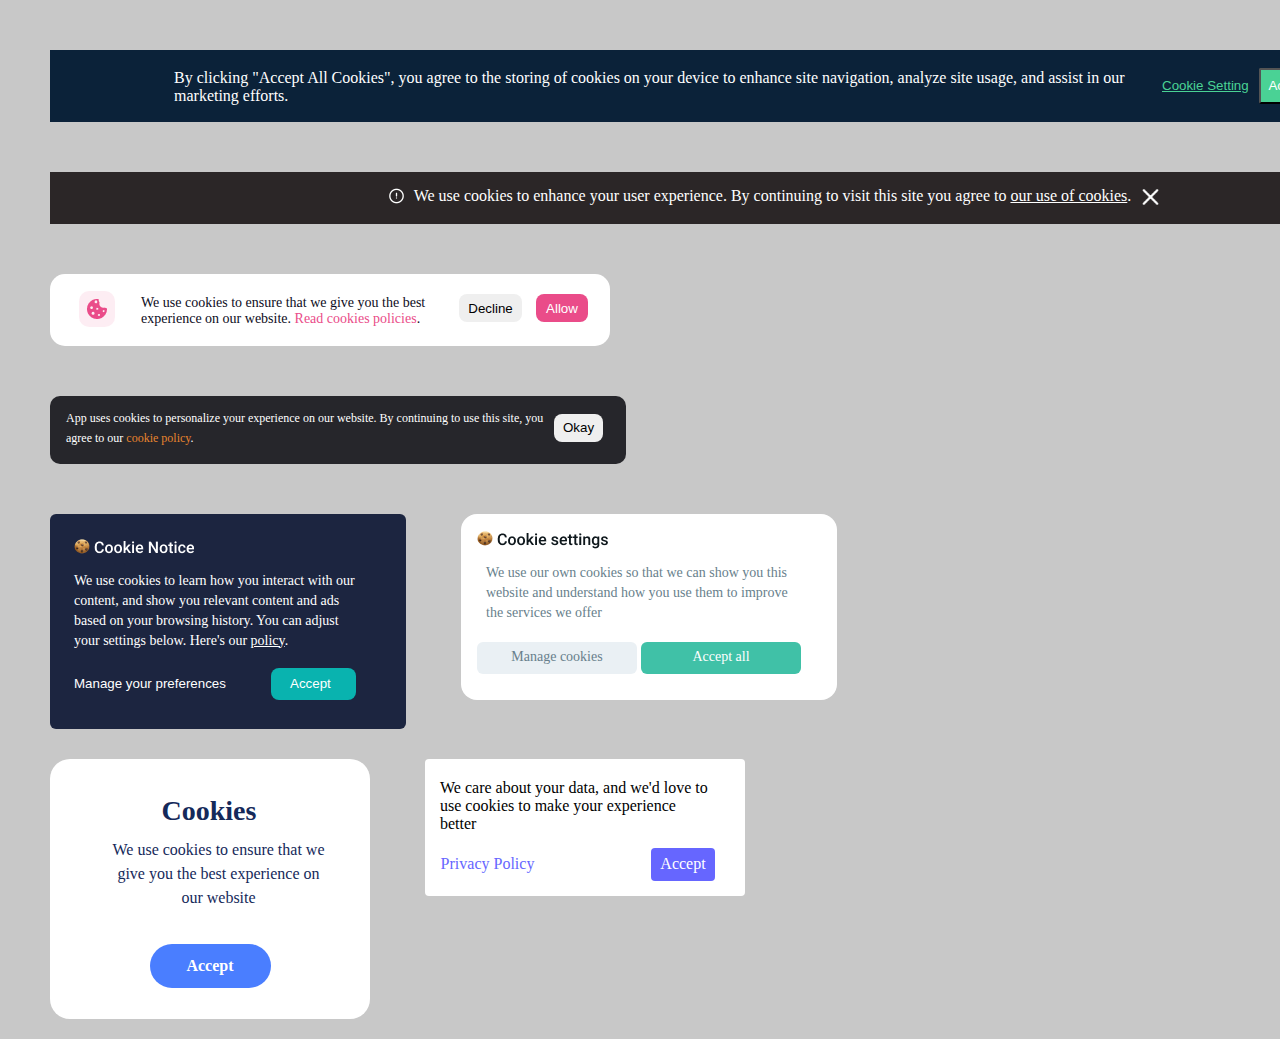
<file: home tasks/hw3/index.html>
<!DOCTYPE html>
<html lang="en">

<head>
    <meta charset="UTF-8">
    <meta http-equiv="X-UA-Compatible" content="IE=edge">
    <meta name="viewport" content="width=device-width, initial-scale=1.0">
    <title>Home work 3</title>
    <link rel="stylesheet" href="./styles/styles.css">
</head>

<body>
    <!-- FIRST BANNER -->
    <div id="first-banner">
        <div id="first-banner-text">By clicking "Accept All Cookies", you agree to the storing of cookies on your device
            to enhance site
            navigation, analyze site usage, and assist in our marketing efforts.</div>
        <div id="first-banner-buttons">
            <button id="cookie-setting-btn">Cookie Setting</button>
            <button id="accept-all-cookies-btn">Accept All Cookies</button>
        </div>
    </div>

    <!-- SECOND BANNER -->
    <div id="second-banner">
        <div id="exclamation-mark">
            <img id="exclamation-image" src="../hw3//images//exclamation-mark.png" alt="image with exclamation mark">
        </div>

        <div id="second-banner-text">We use cookies to enhance your user experience. By continuing to visit this site
            you agree to <a>our use of cookies</a>.
        </div>
        <img id="cross-icon" src="../hw3//images//cross-icon.png" alt="cross icon to close dialog">
    </div>

    <!-- THIRD BANNER -->
    <div id="third-banner">
        <div id="cookies-image-container">
            <img id="cookies-image" src="../hw3//images//cookies-image.png" alt="image with exclamation mark">
        </div>
        <div id="third-banner-text">We use cookies to ensure that we give you the best experience on our website.
            <a>Read cookies policies</a>.
        </div>
        <div id="third-banner-buttons">
            <button id="decline-btn">Decline</button>
            <button id="allow-btn">Allow</button>
        </div>
    </div>

    <!-- FOURTH BANNER -->
    <div id="fourth-banner">
        <div id="fourth-banner-text">App uses cookies to personalize your experience on our website. By continuing to
            use this site, you agree to our <a>cookie policy</a>.
        </div>
        <div id="fourth-banner-buttons">
            <button id="okay-btn">Okay</button>
        </div>
    </div>

    <div id="fifth-and-sixth-banners">
        <!-- FIFTH BANNER -->
        <div id="fifth-banner">
            <div id="cookie-notice">
                <img src="../hw3/images//cookie-notice.png" alt="picture of cookies">
            </div>
            <div id="fifth-banner-text">We use cookies to learn how you interact with our content, and show you relevant
                content and ads based on your browsing history. You can adjust your settings below. Here's our
                <a>policy</a>.
            </div>
            <button id="manage-preferences-btn">Manage your preferences</button>
            <button id="accept-btn">Accept</button>
        </div>

        <!-- SIX BANNER -->
        <div id="six-banner">
            <div id="cookie-settings">
                <img src="../hw3/images//cookie-settings.png" alt="picture of cookies">
            </div>
            <div id="six-banner-text">We use our own cookies so that we can show you this website and understand how you
                use
                them to improve the services we offer
            </div>
            <button id="manage-cookies-btn">Manage cookies</button>
            <button id="accept-all-btn">Accept all</button>
        </div>
    </div>


    <div id="seven-and-eight-banners">
        <div id="seven-banner">
            <div id="seven-banner-header">Cookies</div>
            <div id="seven-banner-text">
                We use cookies to ensure that we give you the best experience on our website
            </div>
            <button id="accept-btn">Accept</button>
        </div>


        <div id="eight-banner">
            <div id="eight-banner-text">
                We care about your data, and we'd love to use cookies to make your experience better
            </div>
            <button id="privacy-policy-btn">Privacy Policy</button>
            <button id="accept-btn">Accept</button>
        </div>
    </div>
</body>

</html>
</file>
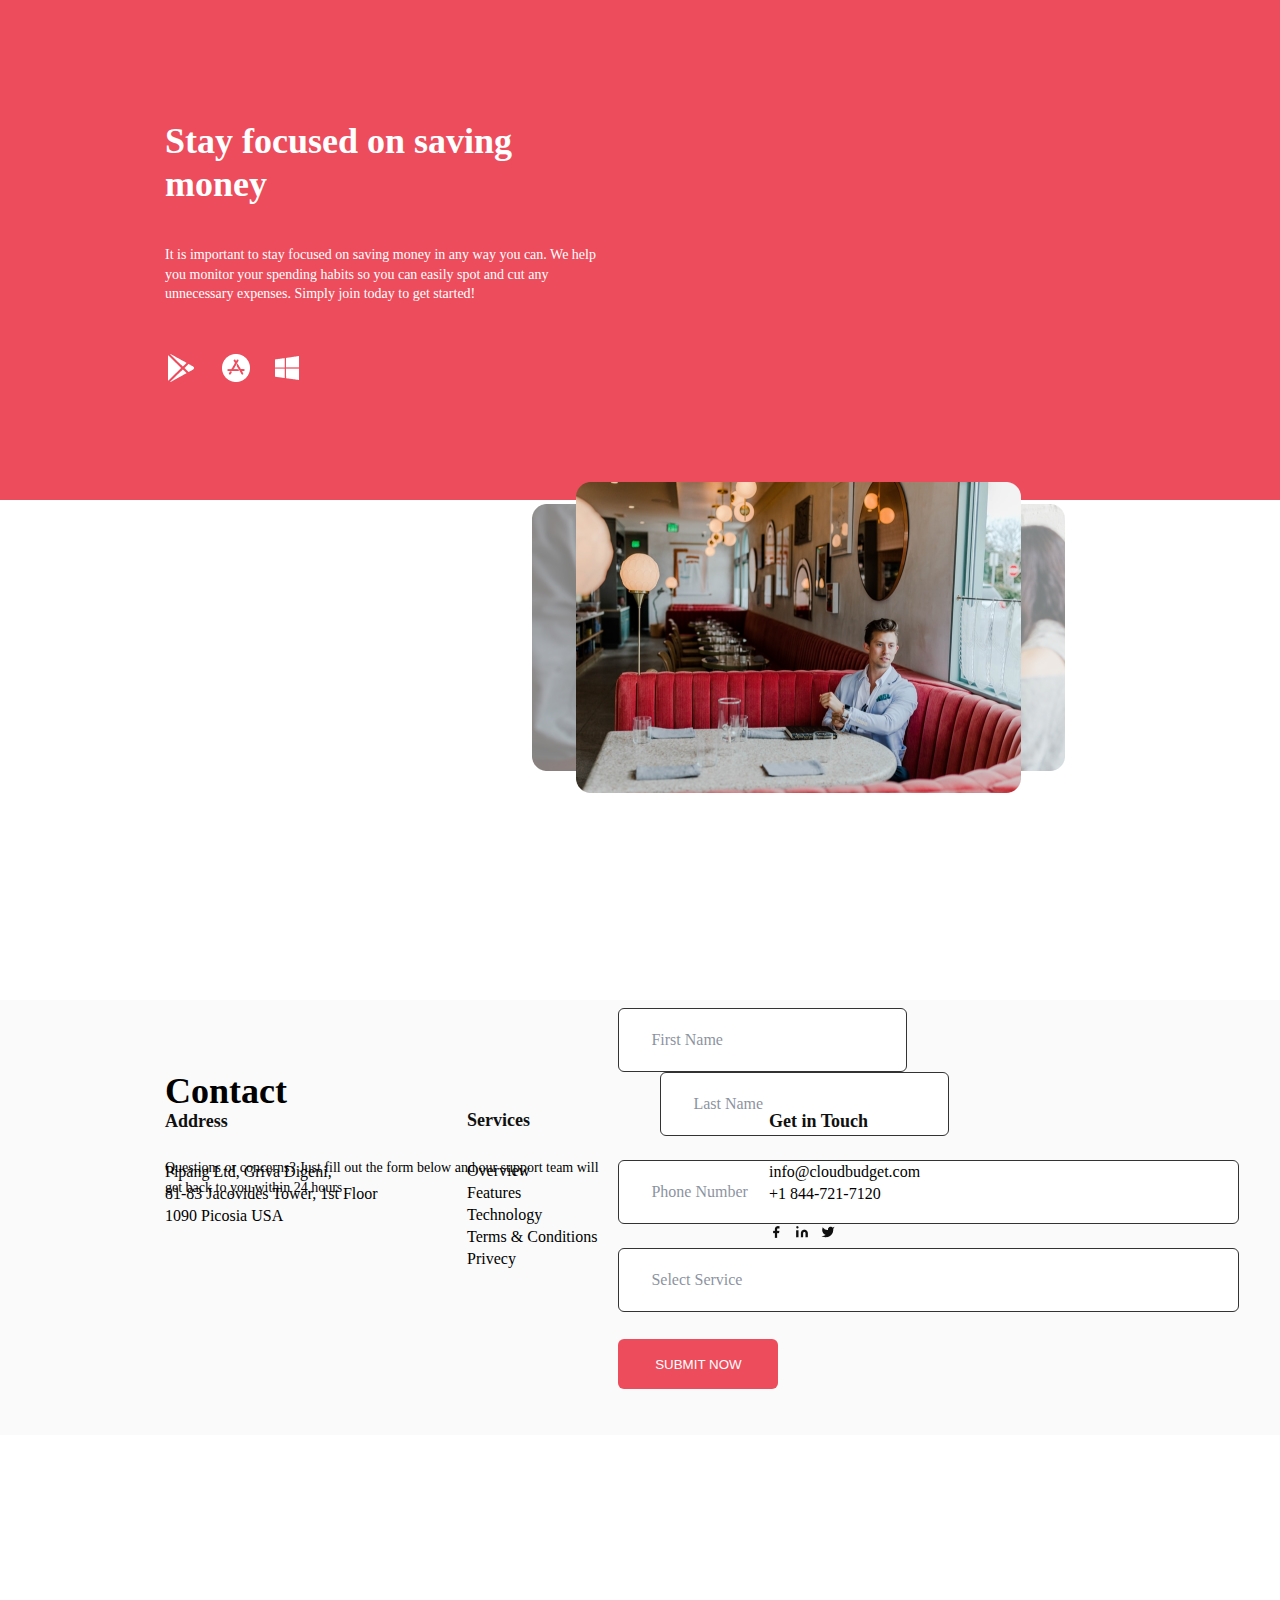
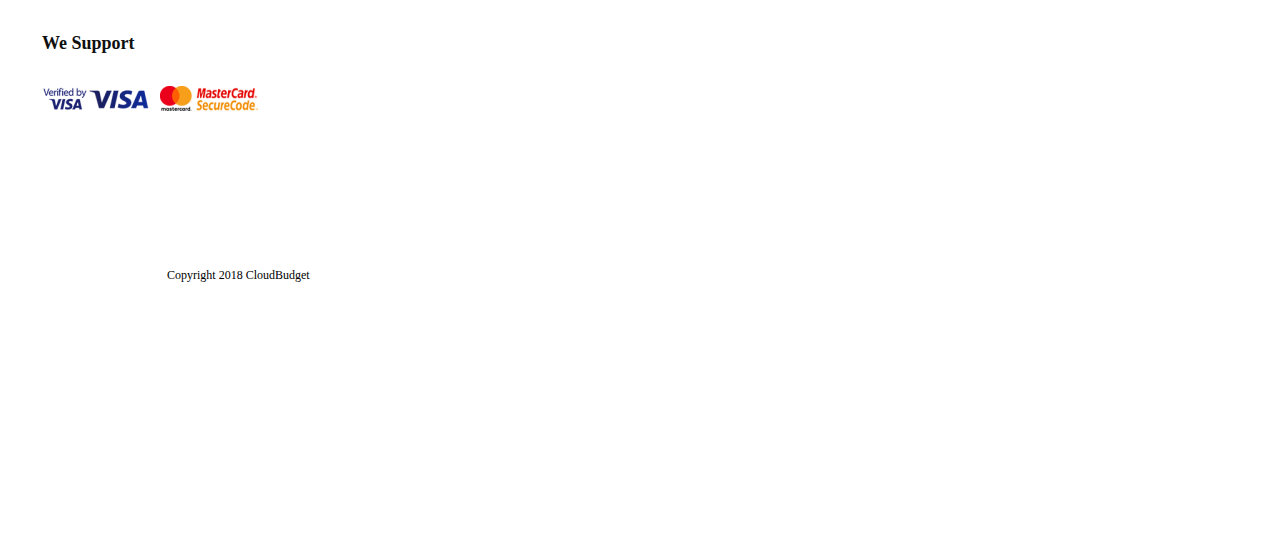
<file: home tasks/hw4/index.html>
<!DOCTYPE html>
<html lang="en">

<head>
    <meta charset="UTF-8">
    <meta http-equiv="X-UA-Compatible" content="IE=edge">
    <meta name="viewport" content="width=device-width, initial-scale=1.0">
    <title>Home work 4</title>
    <link rel="stylesheet" href="../hw4/styles/reset.css">
    <link rel="stylesheet" href="../hw4/styles/styles.css">
</head>

<body>
    <div id="block-1">
        <div id="block-1-content">
            <h1 id="stay-focused">Stay focused on saving money</h1>
            <p id="block-1-info" class="block-text">It is important to stay focused on saving money in any way you can.
                We help you
                monitor your spending habits
                so you can easily spot and cut any unnecessary expenses. Simply join today to get started!</p>
            <img id="app-image" src="./images/App-Download-Link.png" alt="Icons for connections via social networks">
        </div>
        <img id="main-image" src="./images/Slider.png" alt="Main picture">
    </div>

    <div id="block-2">
        <div id="block-2-left-part" class="section">
            <h1 id="block-2-header">Contact</h1>
            <p id="block-2-info" class="block-text">Questions or concerns? Just fill out the form below and our support
                team
                will get back to you within 24 hours
            </p>
        </div>
        <div id="submit-fields" class="section">
            <form>
                <div class="row">
                    <input class="input" type="text" placeholder="First Name">
                    <input class="input last-in-row" type="text" placeholder="Last Name">
                </div>

                <input class="input block-input" type="text" placeholder="Phone Number">
                <input class="input block-input" type="text" placeholder="Select Service">
                <button class="submit" type="submit">SUBMIT NOW</button>
            </form>
        </div>
    </div>

    <div id="block-3">
        <div id="block-3-column-1" class="bottom-section">
            <h1 id="block-3-header">Address</h1>
            <p id="block-3-info" class="info-section">Pipang Ltd, Griva Digeni,<br>
                81-83 Jacovides Tower, 1st Floor<br>
                1090 Picosia USA</p>
        </div>
        <div id="block-3-column-2" class="bottom-section">
            <h1 id="block-3-header">Services</h1>
            <p id="block-3-info" class="info-section">
                Overview<br>
                Features<br>
                Technology<br>
                Terms & Conditions<br>
                Privecy
            </p>
        </div>
        <div id="block-3-column-3" class="bottom-section">
            <h1 id="block-3-header">Get in Touch</h1>
            <p id="block-3-info">info@cloudbudget.com
                <br>
                +1 844-721-7120
            </p>
            <img id="social" src="./images/social.png" alt="Social networks">


        </div>
        <div id="block-3-column-4" class="bottom-section">
            <h1 id="block-3-header">We Support</h1>
            <img src="./images/payment-systems.png" alt="Payment systems">
        </div>

        <div id="copyright-info">
            Copyright 2018 CloudBudget
        </div>
    </div>
</body>

</html>
</file>
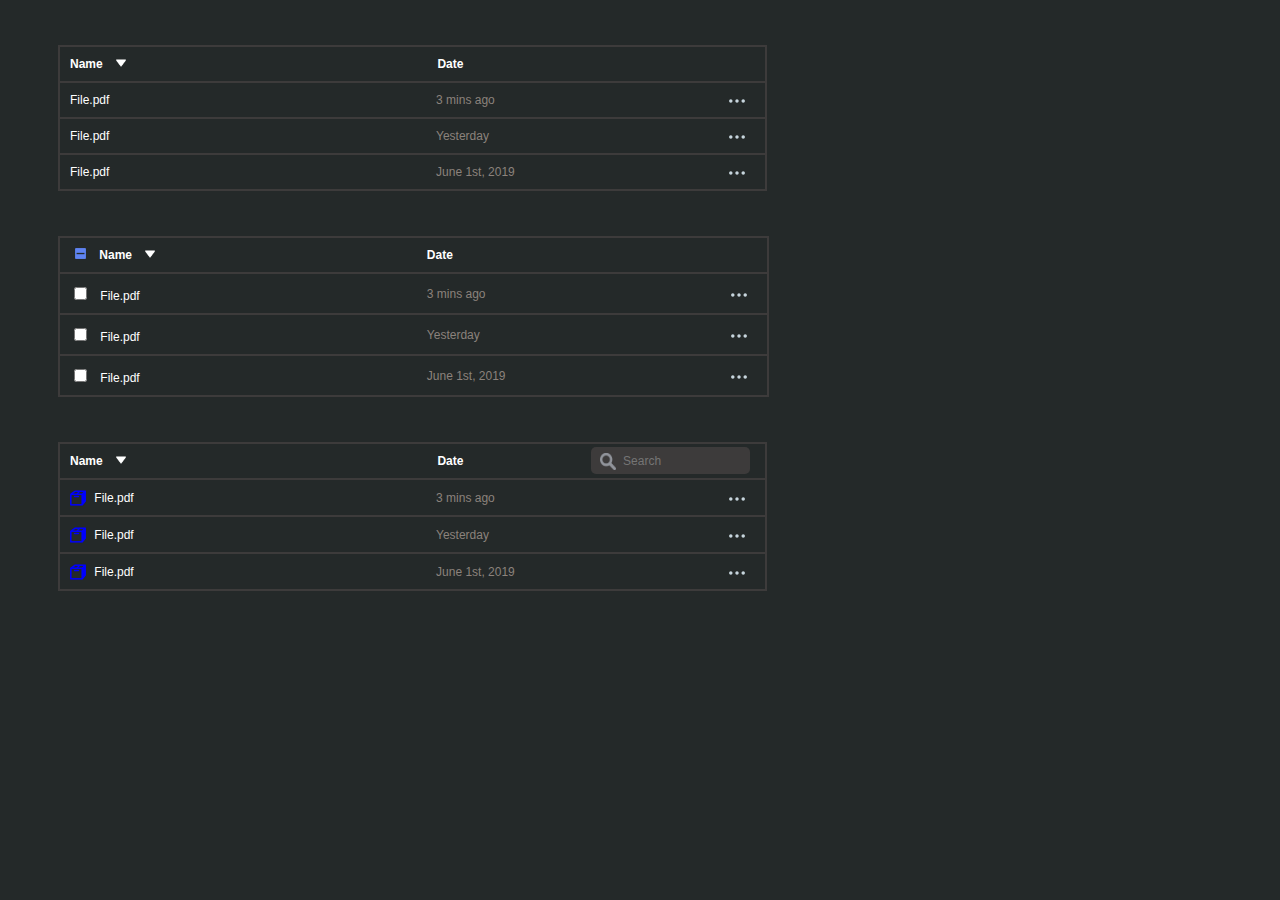
<file: home tasks/hw5/index.html>
<!DOCTYPE html>
<html lang="en">

<head>
    <meta charset="UTF-8">
    <meta http-equiv="X-UA-Compatible" content="IE=edge">
    <meta name="viewport" content="width=device-width, initial-scale=1.0">
    <title>Home work 5</title>
    <link rel="stylesheet" href="./styles/styles.css">
</head>

<body>
    <table id="table-1">
        <thead>
            <tr>
                <th>Name
                    <img class="arrow-down" src="./images/arrow-down.png" alt="arrow down">
                </th>
                <th>Date</th>
            </tr>
        </thead>

        <tbody>
            <tr>
                <td class="file-name">File.pdf</td>
                <td class="file-date">3 mins ago
                    <img class="three-dots" src="./images/dots.png" alt="three dots image">
                </td>
            </tr>
            <tr>
                <td class="file-name">File.pdf</td>
                <td class="file-date">Yesterday
                    <img class="three-dots" src="./images/dots.png" alt="three dots image">
                </td>
            </tr>
            <tr>
                <td class="file-name">File.pdf</td>
                <td class="file-date">June 1st, 2019
                    <img class="three-dots" src="./images/dots.png" alt="three dots image">
                </td>
            </tr>
        </tbody>
    </table>


    <table id="table-2">
        <thead>
            <tr>
                <th>
                    <img id="minus-img" src="./images/minus.png" alt="minus image">
                    Name
                    <img class="arrow-down" src="./images/arrow-down.png" alt="arrow down">
                </th>
                <th>Date</th>
            </tr>
        </thead>

        <tbody>
            <tr>
                <td class="file-name">
                    <input type="checkbox" name="selectFile" value="selectFileValue" />
                    File.pdf
                </td>
                <td class="file-date">3 mins ago
                    <img class="three-dots" src="./images/dots.png" alt="three dots image">
                </td>
            </tr>
            <tr>
                <td class="file-name">
                    <input type="checkbox" name="selectFile" value="selectFileValue" />
                    File.pdf
                </td>
                <td class="file-date">Yesterday
                    <img class="three-dots" src="./images/dots.png" alt="three dots image">
                </td>
            </tr>
            <tr>
                <td class="file-name">
                    <input type="checkbox" name="selectFile" value="selectFileValue" />
                    File.pdf
                </td>
                <td class="file-date">June 1st, 2019
                    <img class="three-dots" src="./images/dots.png" alt="three dots image">
                </td>
            </tr>
        </tbody>
    </table>


    <table id="table-3">
        <thead>
            <tr>
                <th>Name
                    <img class="arrow-down" src="./images/arrow-down.png" alt="arrow down">
                </th>
                <th id="header-with-search">Date
                    <img id="search-img" src="./images/search.png" alt="search icon">
                    <input id="search" type="text" placeholder="Search" name="search">
                </th>
            </tr>
        </thead>

        <tbody>
            <tr>
                <td class="file-name">
                    <img class="download-image" src="./images/download.png" alt="box image">
                    File.pdf
                </td>
                <td class="file-date">3 mins ago
                    <img class="three-dots" src="./images/dots.png" alt="three dots image">
                </td>
            </tr>
            <tr>
                <td class="file-name">
                    <img class="download-image" src="./images/download.png" alt="box image">
                    File.pdf
                </td>
                <td class="file-date">Yesterday
                    <img class="three-dots" src="./images/dots.png" alt="three dots image">
                </td>
            </tr>
            <tr>
                <td class="file-name">
                    <img class="download-image" src="./images/download.png" alt="box image">
                    File.pdf
                </td>
                <td class="file-date">June 1st, 2019
                    <img class="three-dots" src="./images/dots.png" alt="three dots image">
                </td>
            </tr>
        </tbody>
    </table>




</body>

</html>
</file>
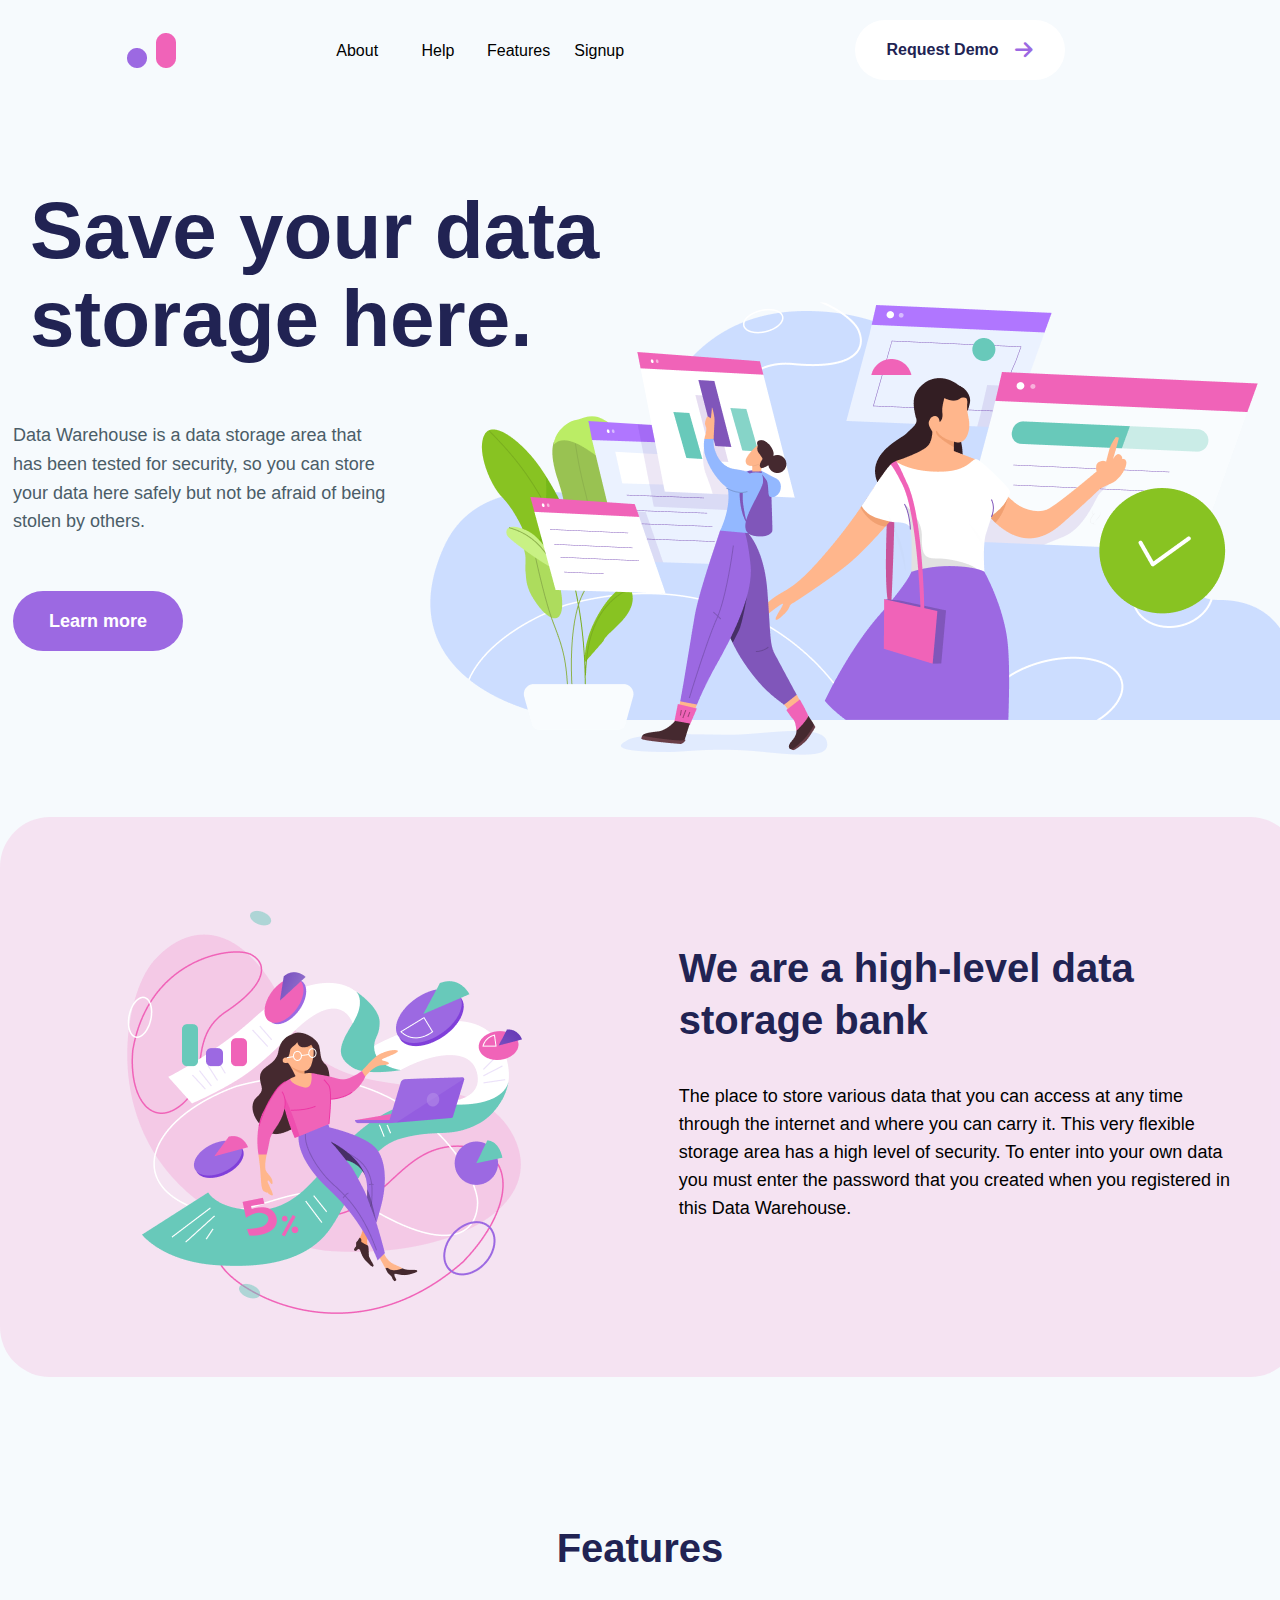
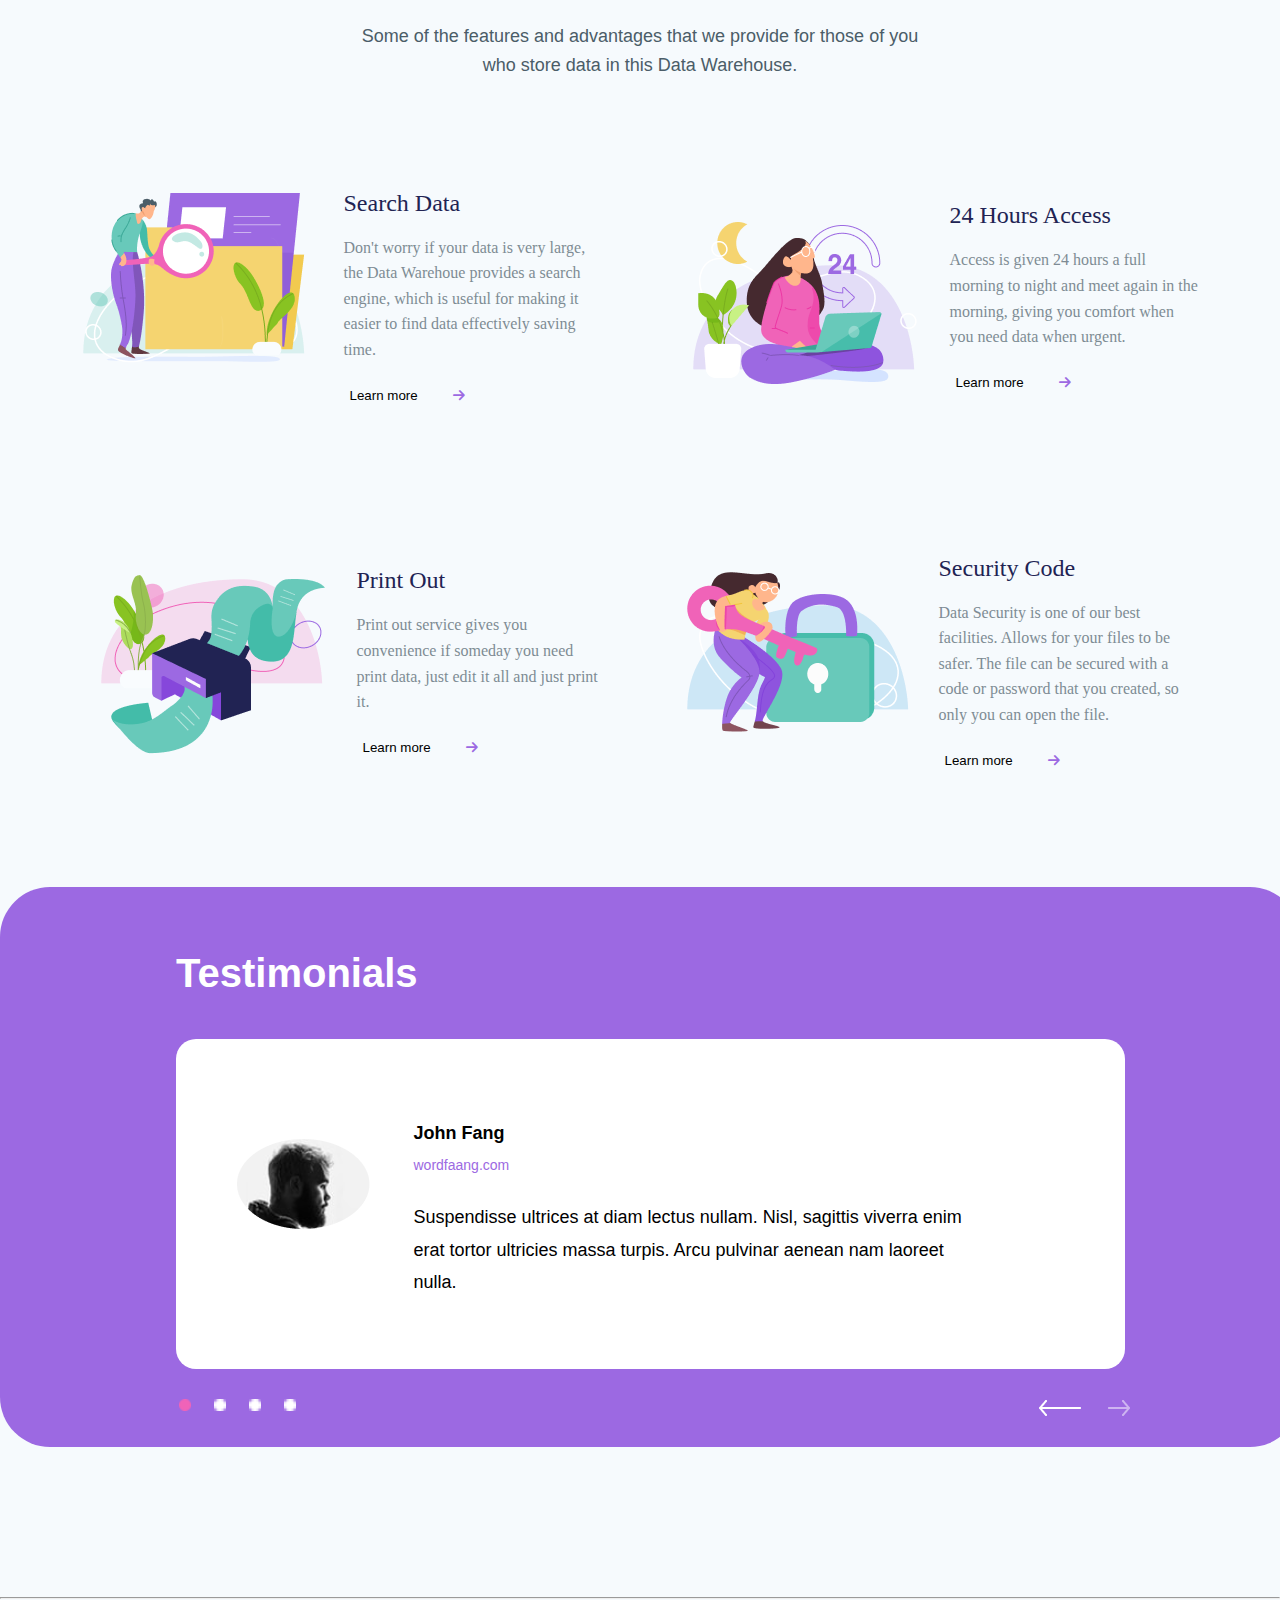
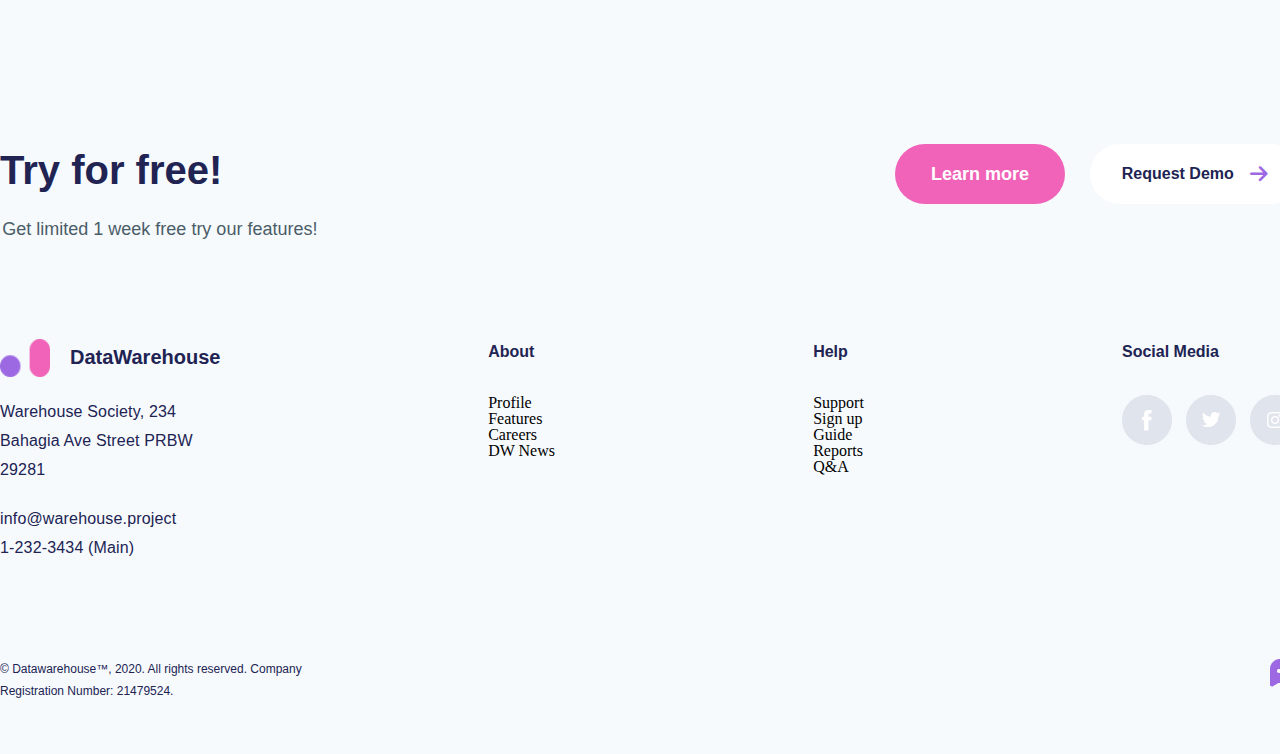
<file: home tasks/hw6/index.html>
<!DOCTYPE html>
<html lang="en">

<head>
    <meta charset="UTF-8">
    <meta http-equiv="X-UA-Compatible" content="IE=edge">
    <meta name="viewport" content="width=device-width, initial-scale=1.0">
    <title>Home work 6</title>
    <link rel="stylesheet" href="https://cdnjs.cloudflare.com/ajax/libs/font-awesome/6.2.0/css/all.min.css">
    <link rel="stylesheet" href="./styles/reset.css">
    <link rel="stylesheet" href="./styles/styles.css">
    <link rel="preconnect" href="https://fonts.googleapis.com">
    <link rel="preconnect" href="https://fonts.googleapis.com">
    <link rel="preconnect" href="https://fonts.gstatic.com" crossorigin>
    <link href="https://fonts.googleapis.com/css2?family=Inter+Tight:ital,wght@1,600&display=swap" rel="stylesheet">
</head>

<body>
    <div class="part-1">
        <div class="logo-part">
            <img src="./images/Logo.png" alt="Logo image with rectangles">
        </div>
        <div class="menu">
            <div class="menu-option">About</div>
            <div class="menu-option">Help</div>
            <div class="menu-option">Features</div>
            <div class="menu-option">Signup</div>
        </div>
        <div class="button-section">
            <button id="request-demo-btn">Request Demo
                <i class="fa-solid fa-arrow-right fa-lg"></i>
            </button>
        </div>
    </div>

    <div class="part-2">
        <div class="part-2-content">
            <h2>Save your data storage here.</h2>
            <p>Data Warehouse is a data storage area that has been
                tested for security, so you can store your data here
                safely but not be afraid of being stolen by others.</p>
            <button>Learn more</button>
        </div>
        <div>
            <img src="./images/image1 1.png" alt="Picture with data, graphics">
        </div>
    </div>

    <div class="part-3">
        <div>
            <img src="./images/image2.png" alt="picture of girl with graphics">
        </div>

        <div class="part-3-content">
            <h2>We are a high-level
                data
                storage bank</h2>
            <p>The place to store various data that you can access at any time through the internet and where you can
                carry it.
                This very flexible storage area has a high level of security. To enter into your own data you must enter
                the password that you created when you registered in this Data Warehouse. </p>
        </div>
    </div>

    <div class="part-4">
        <h2 class="content">Features</h2>
        <p class="content">Some of the features and advantages that we provide for those of you who store
            data in this Data Warehouse.</p>
    </div>

    <div id="features">
        <div class="card">
            <div class="image">
                <img src="./images/image3 1.png" alt="">
            </div>
            <div class="content">
                <h3>Search Data</h3>
                <p>Don't worry if your data is very large, the Data Warehoue provides a search engine, which is useful
                    for making it easier to find data effectively saving time.</p>
                <button>Learn more <i class="fa fa-light fa-arrow-right"></i></button>
            </div>
        </div>

        <div class="card">
            <div class="image">
                <img src="./images/image4.png" alt="">
            </div>
            <div class="content">
                <h3>24 Hours Access</h3>
                <p>Access is given 24 hours a full morning to night and
                    meet again in the morning, giving you comfort when
                    you need data when urgent.</p>
                <button>Learn more <i class="fa fa-light fa-arrow-right"></i></button>
            </div>
        </div>

        <div class="card">
            <div class="image">
                <img src="./images/image5 1.png" alt="">
            </div>
            <div class="content">
                <h3>Print Out</h3>
                <p>Print out service gives you convenience if someday
                    you need print data, just edit it all and just print it.</p>
                <button>Learn more <i class="fa fa-light fa-arrow-right"></i></button>
            </div>
        </div>

        <div class="card">
            <div class="image">
                <img src="./images/image6 1.png" alt="">
            </div>
            <div class="content">
                <h3>Security Code</h3>
                <p>Data Security is one of our best facilities. Allows for your files
                    to be safer. The file can be secured with a code or password that
                    you created, so only you can open the file.</p>
                <button>Learn more <i class="fa fa-light fa-arrow-right"></i></button>
            </div>
        </div>
    </div>



    <div class="part-5">
        <h2 class="part-5-header">Testimonials</h2>
        <div class="part-5-photo">
            <div>
                <img id="person_photo" src="./images/person_photo.png" alt="user's picture">
            </div>
            <div class="person_info">
                <p id="name">John Fang</p>
                <p id="email">wordfaang.com</p>
                <p id="about">Suspendisse ultrices at diam lectus nullam.
                    Nisl, sagittis viverra enim erat tortor ultricies massa turpis. Arcu pulvinar aenean nam laoreet
                    nulla.</p>
            </div>
        </div>
        <div class="part-5-bottom">
            <div class="dots">
                <img src="./images/dot_first.png" alt="Pink big dot">
                <img src="./images/dot_simple.png" alt="Small dot">
                <img src="./images/dot_simple.png" alt="Small dot">
                <img src="./images/dot_simple.png" alt="Small dot">
            </div>
            <div class="arrows">
                <img src="./images/arrow_left.png" alt="arrow with left direction">
                <img id="arrow-right" src="./images/arrow_right.png" alt="arrow with right direction">
            </div>
        </div>
    </div>

    <hr id="line">

    <div class="part-6">
        <div class="part-6-content">
            <h2>Try for free!</h2>
            <p>Get limited 1 week free try our features!</p>
        </div>
        <div class="part-6-buttons">
            <button id="learn-more">Learn more</button>
            <button id="request-demo-btn">Request Demo
                <i class="fa-solid fa-arrow-right fa-lg"></i>
            </button>
        </div>
    </div>


    <div class="part-7">
        <div class="part-7-column column">
            <div class="logo-with-warehouse">
                <img id="logo-img" src="./images/Logo.png" alt="logo image">
                <span class="big-header">DataWarehouse</span>
            </div>
            <div class="part-7-column-address">
                <div id="address">Warehouse Society, 234
                    Bahagia Ave Street
                    PRBW 29281
                </div>
                <div id="info">
                    info@warehouse.project
                    1-232-3434 (Main)
                </div>
            </div>
        </div>

        <div class="column">
            <span class="small-header">About</span>
            <div>Profile</div>
            <div>Features</div>
            <div>Careers</div>
            <div>DW News</div>
        </div>
        <div class="column">
            <span class="small-header">Help</span>
            <div>Support</div>
            <div>Sign up</div>
            <div>Guide</div>
            <div>Reports</div>
            <div>Q&A</div>
        </div>
        <div class="column">
            <span class="small-header">Social Media</span>
            <img id="social_media" src="./images/social-media.png" alt="social-media picture">
        </div>

    </div>

    <div class="part-8">
        <div id="copyrights">
            © Datawarehouse™, 2020. All rights reserved.
            Company Registration Number: 21479524.
        </div>
        <div>
            <img src="./images/message_icon.png" alt="icon with message">
        </div>
    </div>
</body>

</html>
</file>
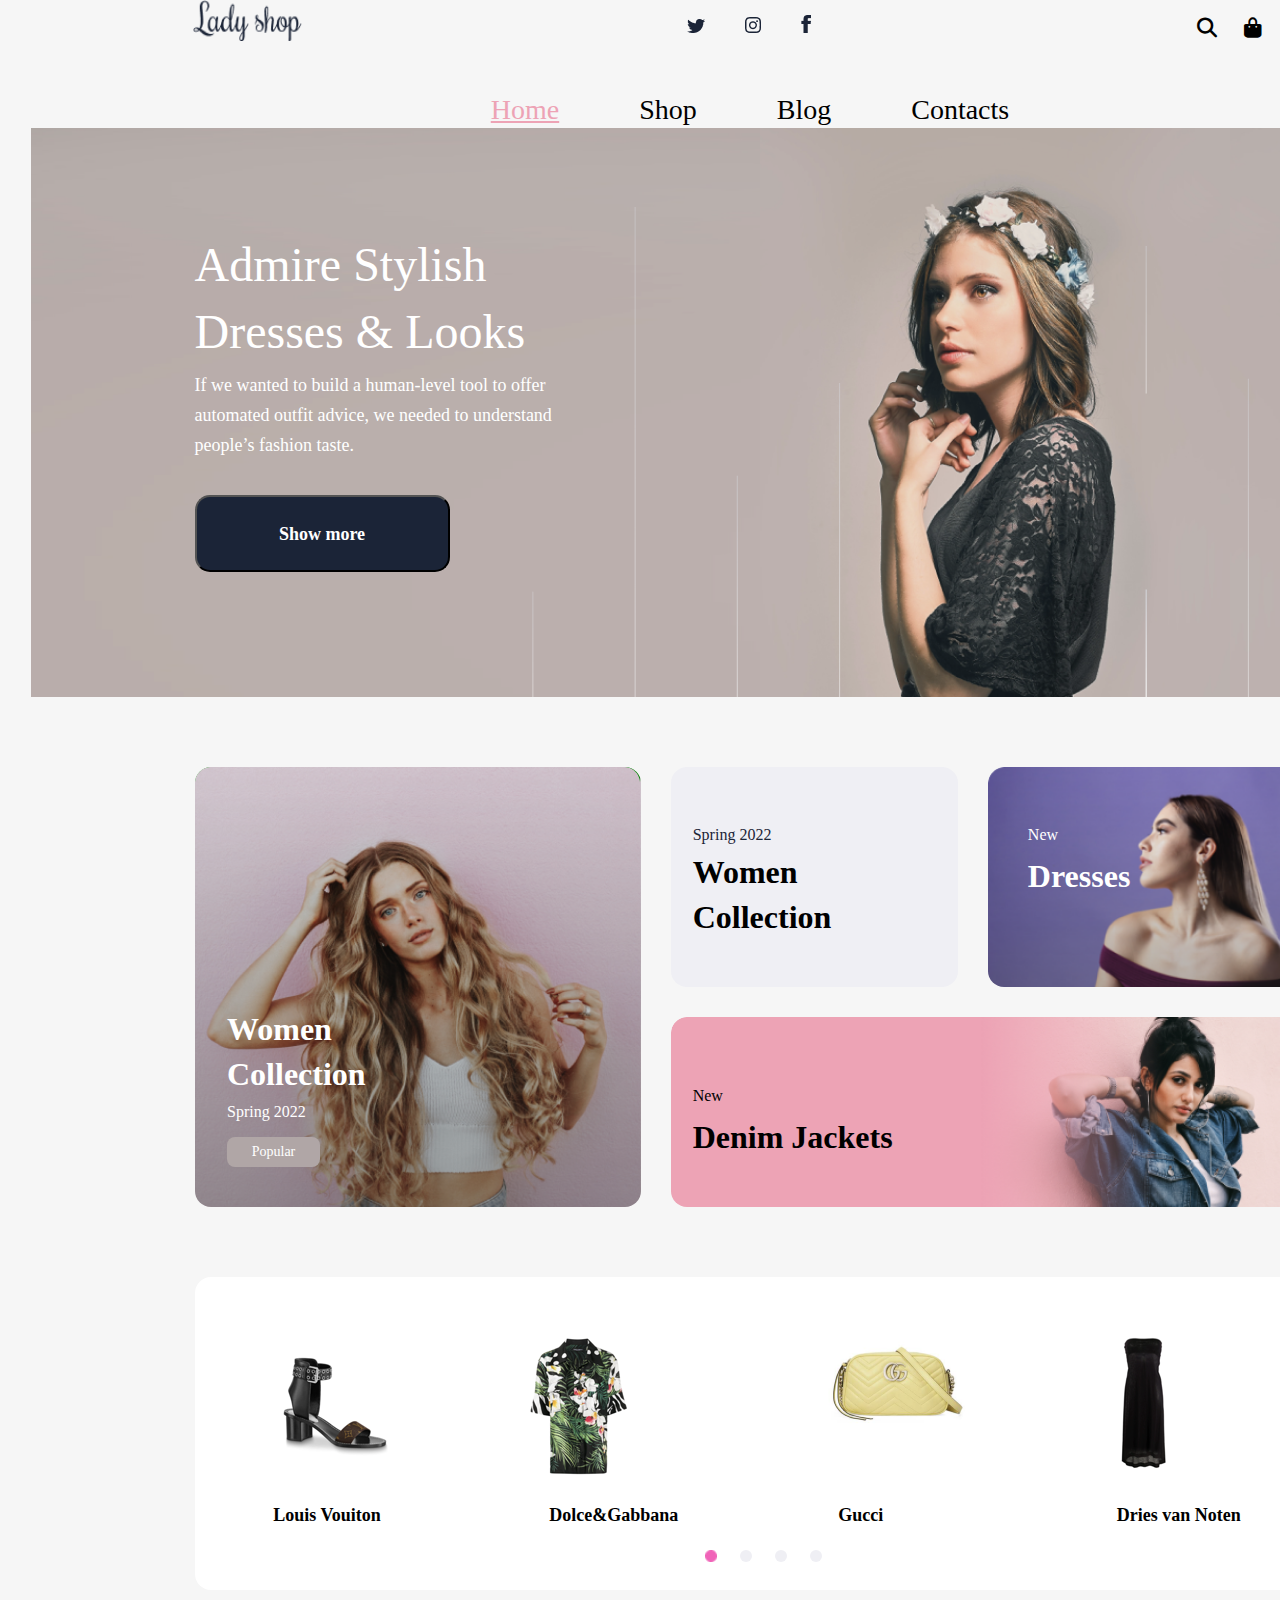
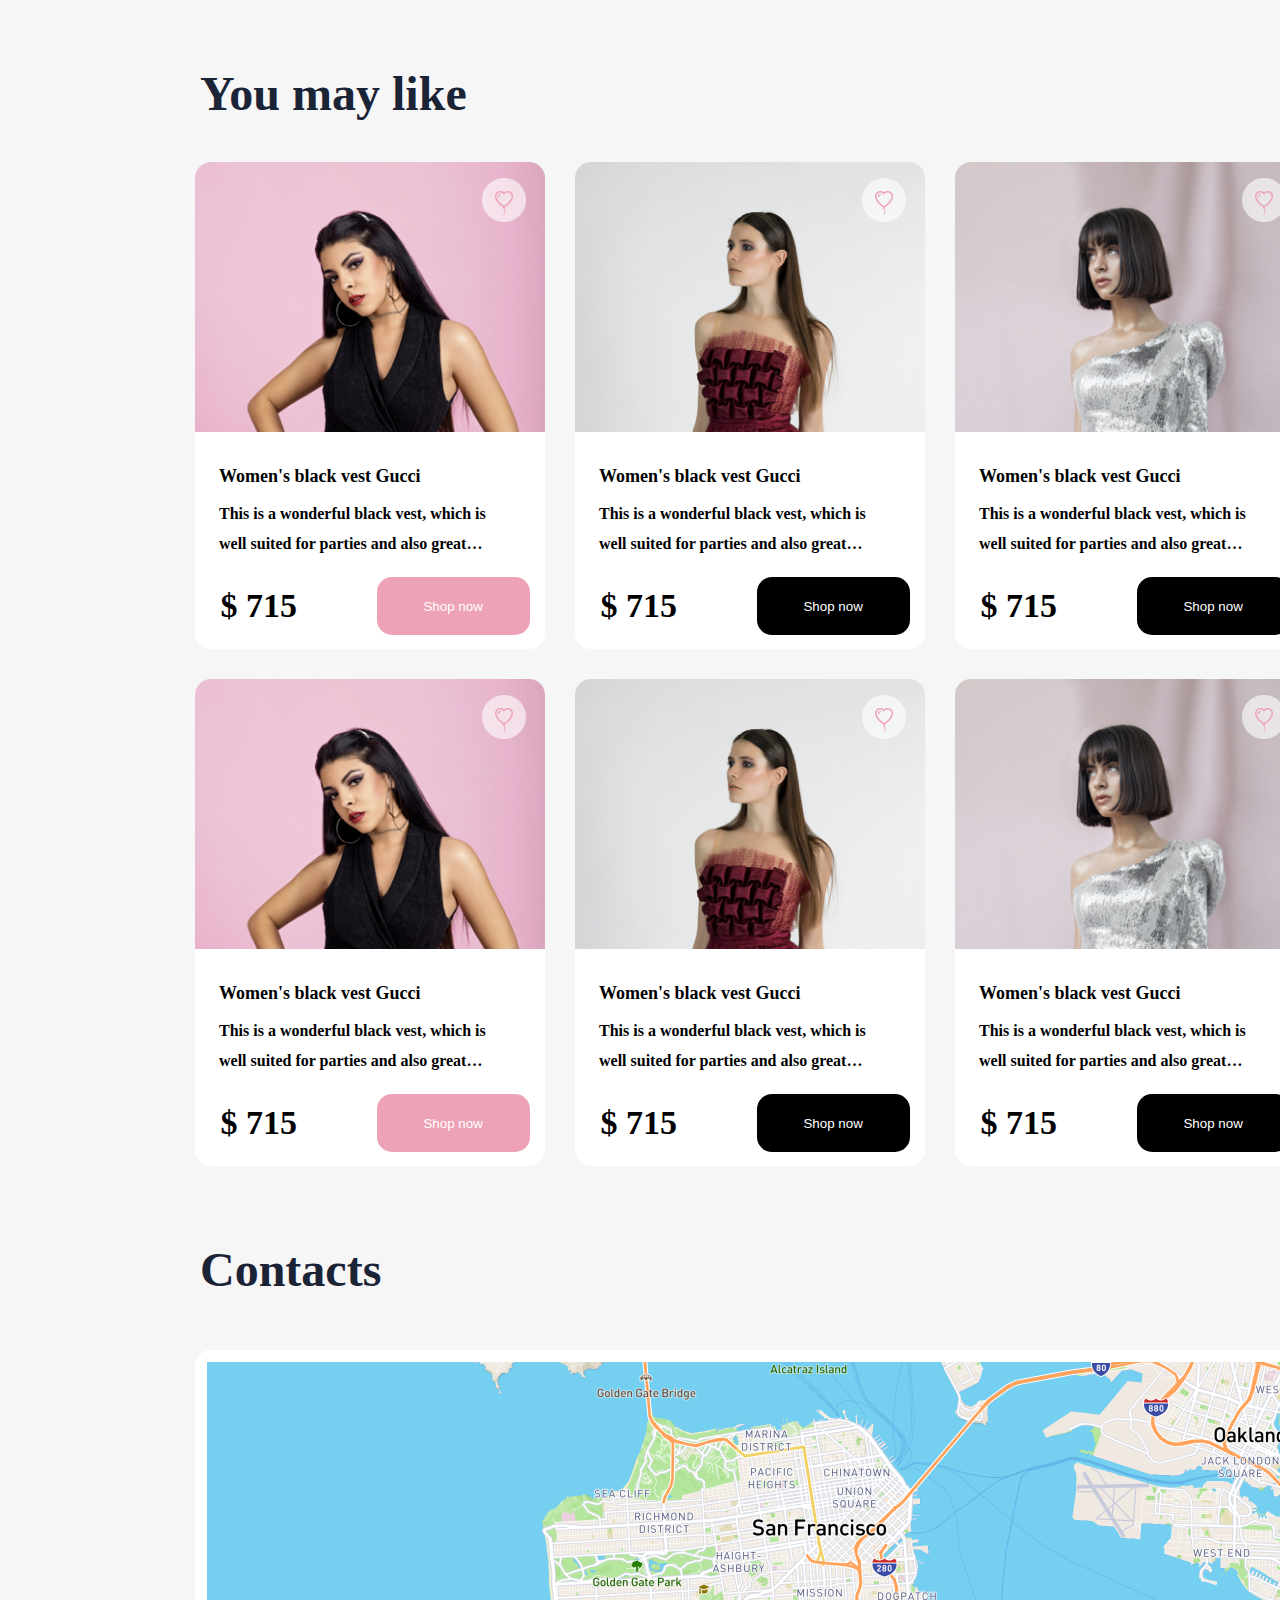
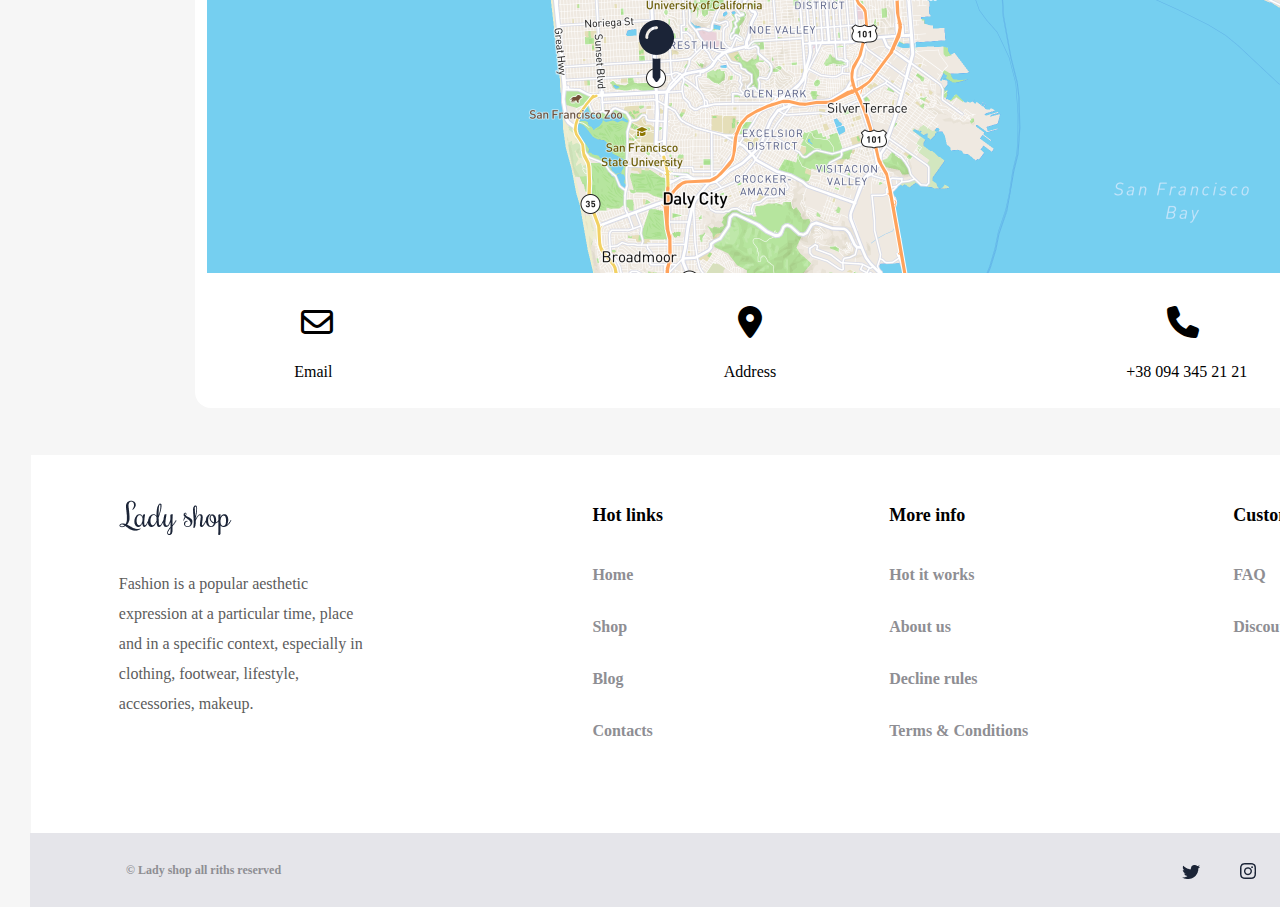
<file: home tasks/hw7/index.html>
<!DOCTYPE html>
<html lang="en">

<head>
    <meta charset="UTF-8">
    <meta http-equiv="X-UA-Compatible" content="IE=edge">
    <meta name="viewport" content="width=device-width, initial-scale=1.0">
    <title>Home work 7</title>
    <link rel="stylesheet" href="./styles/styles.css">
    <link rel="preconnect" href="https://fonts.googleapis.com">
    <link rel="preconnect" href="https://fonts.gstatic.com" crossorigin>
    <link href="https://fonts.googleapis.com/css2?family=Inter+Tight:ital,wght@1,600&display=swap" rel="stylesheet">
    <link rel="stylesheet" href="https://cdnjs.cloudflare.com/ajax/libs/font-awesome/6.2.0/css/all.min.css">
    <link rel="stylesheet" href="./styles/grid.css">
</head>

<body>

    <div class="lady-shop-site">
        <div class="header">
            <img class="logo" src="./images/Lady shop.png" alt="Lady shop logo">
            <div>
                <img class="social-networks" src="./images/Social icons.png" alt="Icons of social networks">
            </div>
            <div class="general-options">
                <i class="fa-solid fa-magnifying-glass fa-lg"></i>
                <i class="fa fa-duotone fa-bag-shopping fa-lg"></i>
                <i class="fa-solid fa-user fa-lg"></i>
            </div>
        </div>

        <div class="header-menu">
            <div class="selected-option"><u>Home</u></div>
            <div>Shop</div>
            <div>Blog</div>
            <div>Contacts</div>
        </div>

        <div class="admire-stylish-content">
            <h2>Admire Stylish Dresses & Looks</h2>
            <p>If we wanted to build a human-level tool to offer
                automated outfit advice, we needed to understand
                people’s fashion taste. </p>
            <button>Show more</button>
        </div>

        <div class="woman-collection">
            <div class="collection popular">
                <h2 class="gender">Women Collection</h2>
                <p class="season">Spring 2022</p>
                <button>Popular</button>
            </div>
            <div class="collection overview">
                <h2 class="season">Spring 2022</h2>
                <p class="gender">Women Collection</p>
            </div>

            <div class="collection dresses">
                <p class="new-text">New</p>
                <h2 class="dresses-text">Dresses</h2>
            </div>

            <div class="collection denim">
                <p class="new-text">New</p>
                <h2 class="denim-text">Denim Jackets</h2>
            </div>
        </div>

        <div class="collection-preview">
            <div class="item">
                <img src="./images/1.png" alt="shoes">
                <div>Louis Vouiton</div>
            </div>
            <div class="item">
                <img src="./images/2.png" alt="t-shirt">
                <div>Dolce&Gabbana</div>
            </div>
            <div class="item">
                <div class="dots">
                    <img src="./images/dot_first.png" alt="Pink big dot">
                    <img src="./images/dot_simple.svg" alt="Small dot">
                    <img src="./images/dot_simple.svg" alt="Small dot">
                    <img src="./images/dot_simple.svg" alt="Small dot">
                </div>
            </div>
            <div class="item">
                <img src="./images/3.png" alt="bag">
                <div>Gucci</div>
            </div>
            <div class="item">
                <img src="./images/4.png" alt="black dress">
                <div>Dries van Noten</div>
            </div>
        </div>

        <div class="inner-header you-may-like">You may like</div>

        <div class="you-can-buy-now">
            <div class="buy-item">
                <img class="item-img" src="./images/Mask Group.png" alt="black vest picture-1">
                <img class="heart" src="./images/heart.png" alt="favourite item marked as heart">
                <h2>Women's black vest Gucci</h2>
                <p class="description">This is a wonderful black vest, which is well suited for parties and also great…
                </p>
                <div class="purchase-option">
                    <p class="price">$ 715</p>
                    <button class="selected">Shop now</button>
                </div>
            </div>
            <div class="buy-item">
                <img class="item-img" src="./images/Mask Group2.png" alt="black vest picture-2">
                <img class="heart" src="./images/heart.png" alt="favourite item marked as heart">
                <h2>Women's black vest Gucci</h2>
                <p class="description">This is a wonderful black vest, which is well suited for parties and also great…
                </p>
                <div class="purchase-option">
                    <p class="price">$ 715</p>
                    <button>Shop now</button>
                </div>
            </div>
            <div class="buy-item">
                <img class="item-img" src="./images/Mask Group3.png" alt="black vest picture-3">
                <img class="heart" src="./images/heart.png" alt="favourite item marked as heart">
                <h2>Women's black vest Gucci</h2>
                <p class="description">This is a wonderful black vest, which is well suited for parties and also great…
                </p>
                <div class="purchase-option">
                    <p class="price">$ 715</p>
                    <button>Shop now</button>
                </div>
            </div>
            <div class="buy-item">
                <img class="item-img" src="./images/Mask Group.png" alt="black vest picture-1">
                <img class="heart" src="./images/heart.png" alt="favourite item marked as heart">
                <h2>Women's black vest Gucci</h2>
                <p class="description">This is a wonderful black vest, which is well suited for parties and also great…
                </p>
                <div class="purchase-option">
                    <p class="price">$ 715</p>
                    <button class="selected">Shop now</button>
                </div>
            </div>
            <div class="buy-item">
                <img class="item-img" src="./images/Mask Group2.png" alt="black vest picture-2">
                <img class="heart" src="./images/heart.png" alt="favourite item marked as heart">
                <h2>Women's black vest Gucci</h2>
                <p class="description">This is a wonderful black vest, which is well suited for parties and also great…
                </p>
                <div class="purchase-option">
                    <p class="price">$ 715</p>
                    <button>Shop now</button>
                </div>
            </div>
            <div class="buy-item">
                <img class="item-img" src="./images/Mask Group3.png" alt="black vest picture-3">
                <img class="heart" src="./images/heart.png" alt="favourite item marked as heart">
                <h2>Women's black vest Gucci</h2>
                <p class="description">This is a wonderful black vest, which is well suited for parties and also great…
                </p>
                <div class="purchase-option">
                    <p class="price">$ 715</p>
                    <button>Shop now</button>
                </div>

            </div>
        </div>


        <div class="inner-header">Contacts</div>

        <div id="address">
            <img class="map" src="./images/Rectangle 78.png" alt="picture of map where you can find us">
            <img class="vector" src="./images/Vector.png" alt="point where we are placed">
            <div class="contact-info">
                <i class="fa-regular fa-envelope fa-2xl"></i>
                <i class="fa-solid fa-location-dot fa-2xl"></i>
                <i class="fa-solid fa-phone fa-2xl"></i>
            </div>
            <div class="contact-content">
                <p>Email</p>
                <p>Address</p>
                <p>+38 094 345 21 21</p>
            </div>
        </div>


        <div class="site-navigation">
            <div>
                <img class="small-header" src="./images/Lady shop.png" alt="Lady shop logo">
                <p id="general-about-fashion">Fashion is a popular
                    aesthetic expression at a particular time, place and in a specific context, especially in clothing,
                    footwear, lifestyle, accessories, makeup.</p>
            </div>
            <div>
                <h2 class="small-header">Hot links</h2>
                <p>Home</p>
                <p>Shop</p>
                <p>Blog</p>
                <p>Contacts</p>
            </div>
            <div>
                <h2 class="small-header">More info</h2>
                <p>Hot it works</p>
                <p>About us</p>
                <p>Decline rules</p>
                <p>Terms & Conditions</p>
            </div>
            <div>
                <h2 class="small-header">Customer care</h2>
                <p>FAQ</p>
                <p>Discout system</p>
            </div>
        </div>

        <div class="bottom">
            <p>© Lady shop all riths reserved</p>
            <img src="./images/Social icons.png" alt="picture of social networks">
        </div>
    </div>
</body>

</html>
</file>
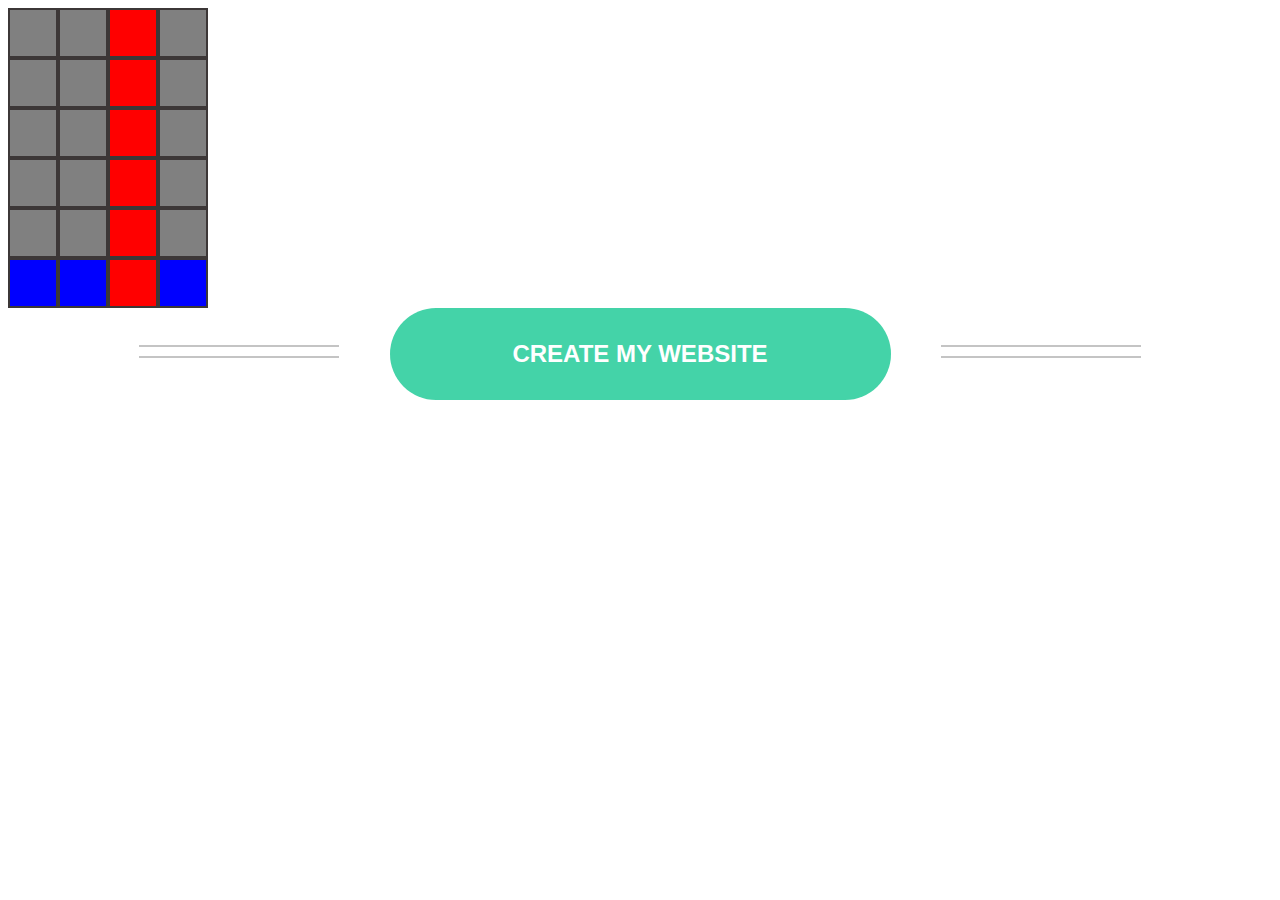
<file: home tasks/hw8/index.html>
<!DOCTYPE html>
<html lang="en">

<head>
    <meta charset="UTF-8">
    <meta http-equiv="X-UA-Compatible" content="IE=edge">
    <meta name="viewport" content="width=device-width, initial-scale=1.0">
    <title>Home work 8</title>
    <link rel="stylesheet" href="./styles/styles.css">
</head>

<body>
    <div class="grid">
        <div></div>
        <div></div>
        <div></div>
        <div></div>
        <div></div>
        <div></div>
        <div></div>
        <div></div>
        <div></div>
        <div></div>
        <div></div>
        <div></div>
        <div></div>
        <div></div>
        <div></div>
        <div></div>
        <div></div>
        <div></div>
        <div></div>
        <div></div>
        <div></div>
        <div></div>
        <div></div>
        <div></div>
    </div>

    <button>CREATE MY WEBSITE</button>
</body>

</html>
</file>
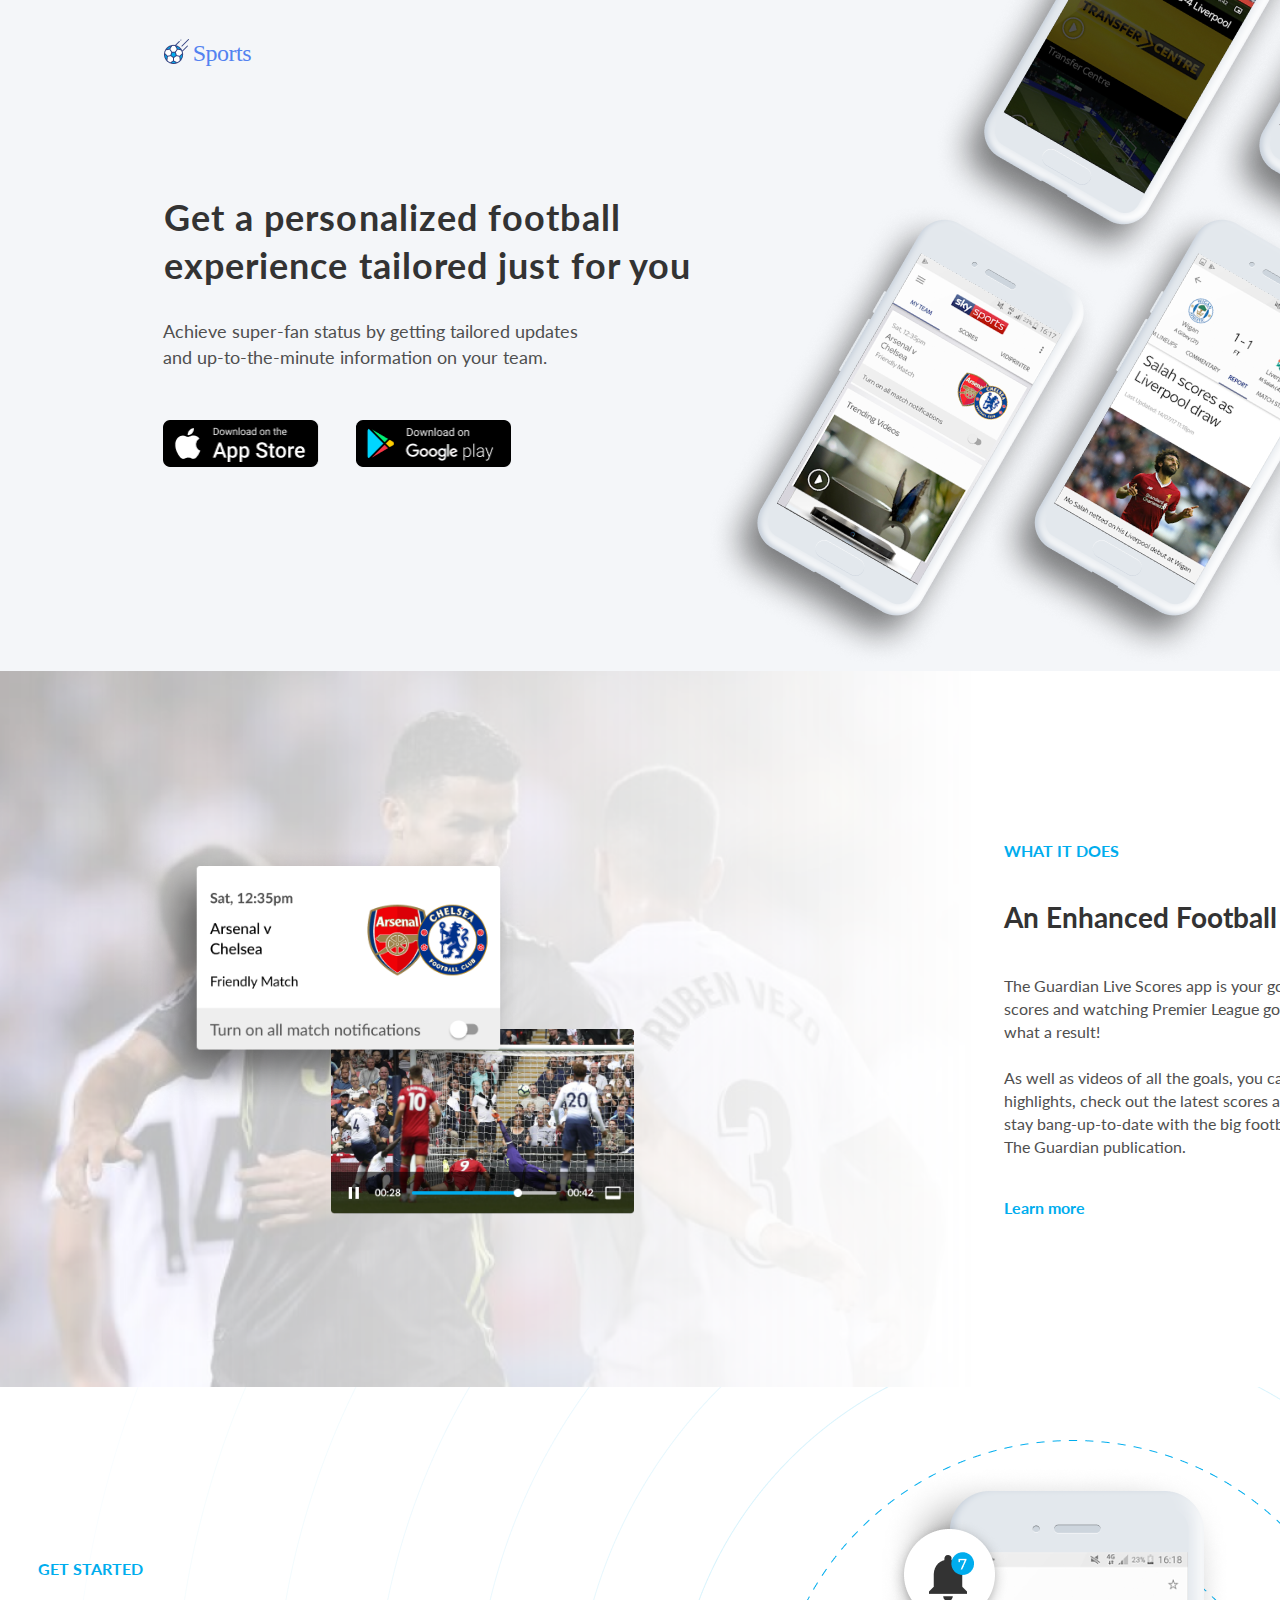
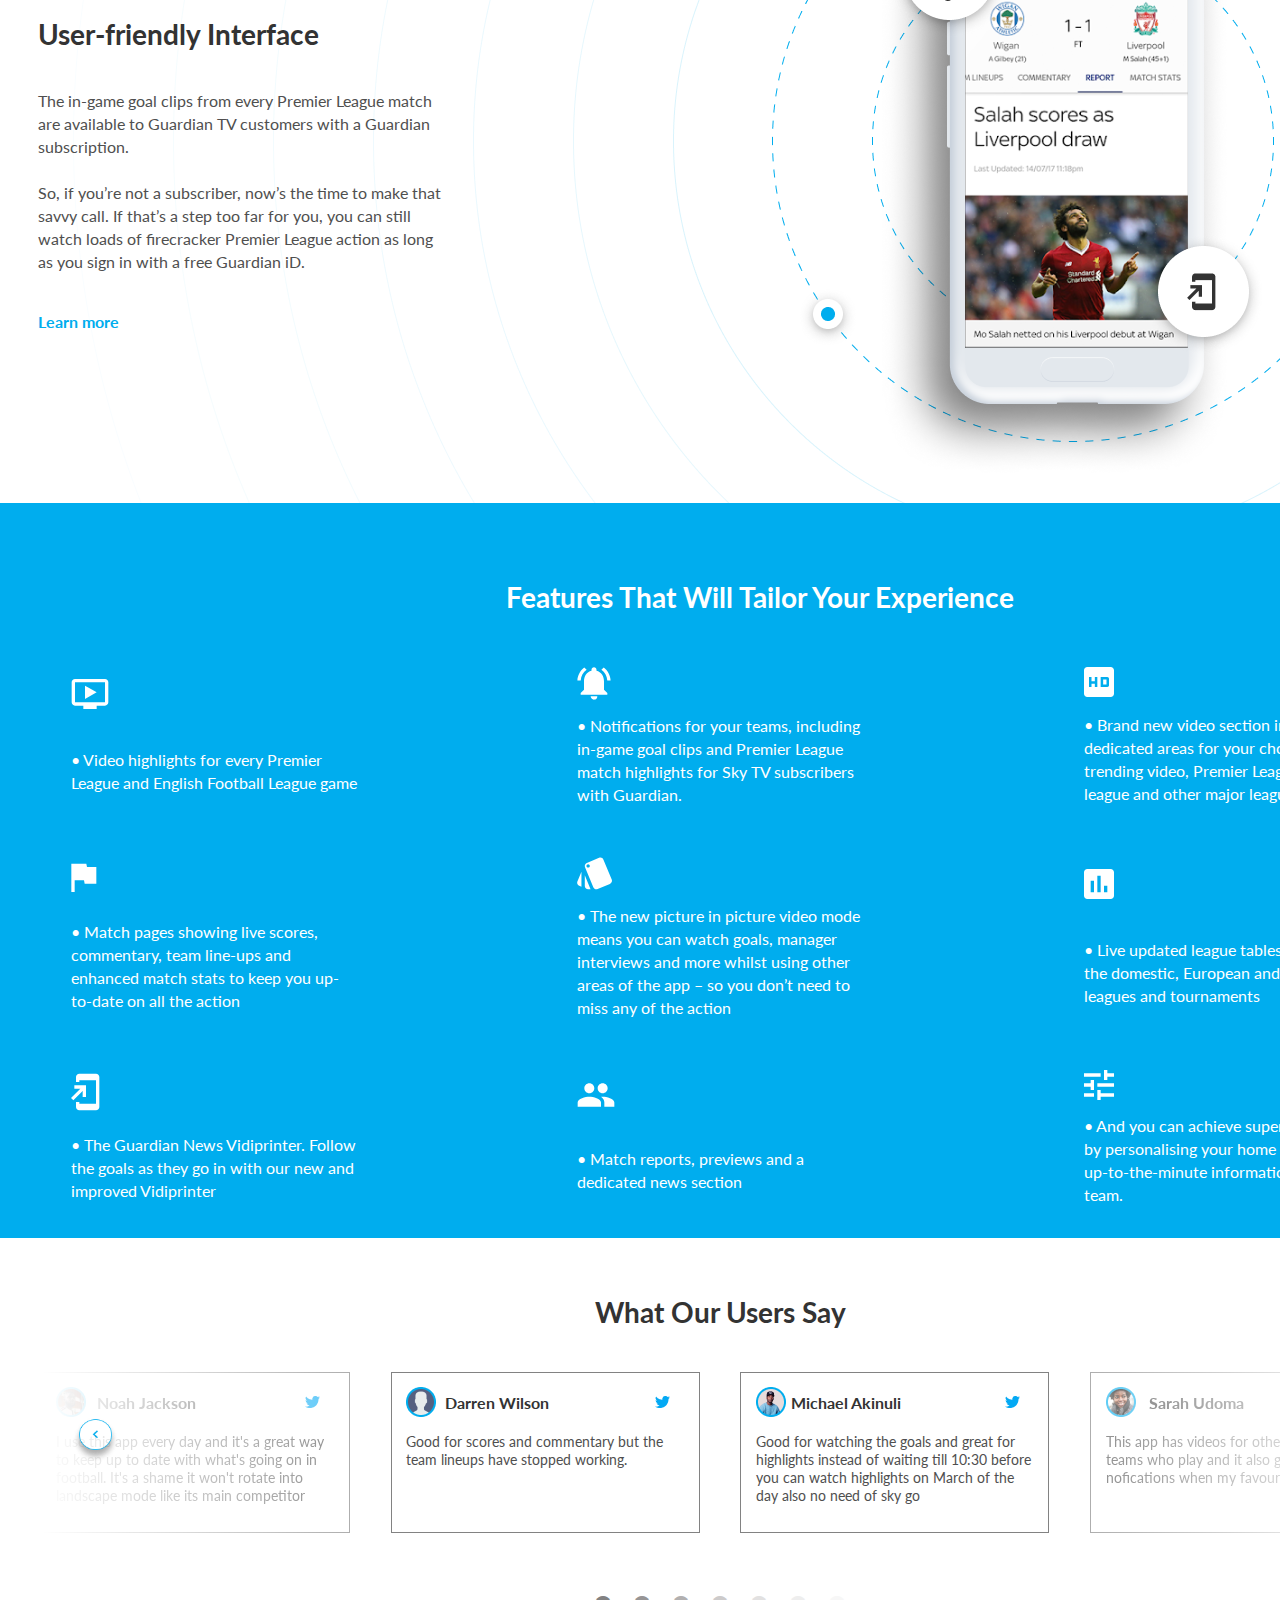
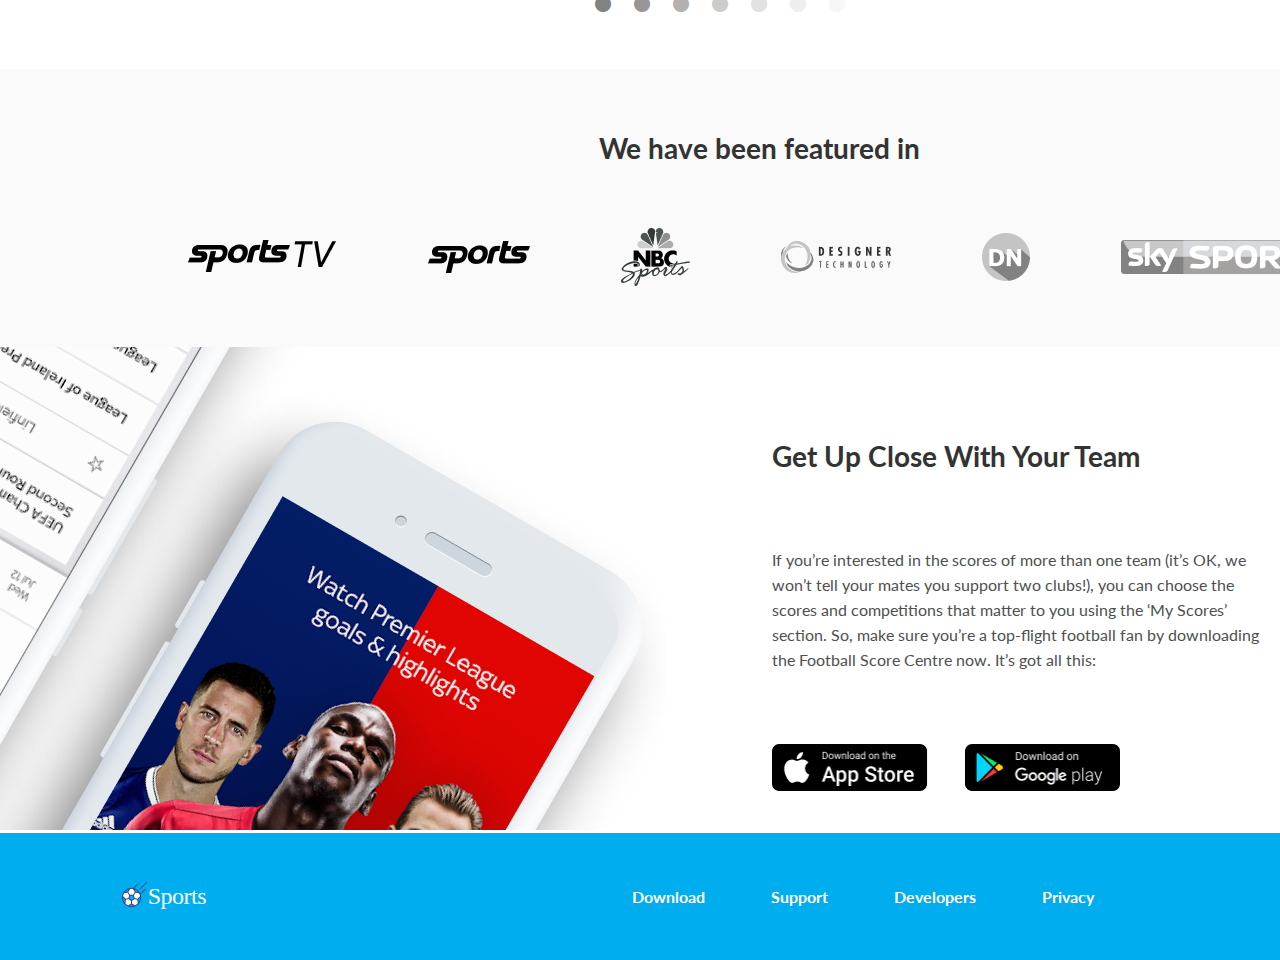
<file: home tasks/hw9/index.html>
<!DOCTYPE html>
<html lang="en">

<head>
    <meta charset="UTF-8">
    <meta http-equiv="X-UA-Compatible" content="IE=edge">
    <meta name="viewport" content="width=device-width, initial-scale=1.0">
    <title>Home work 9</title>
    <link rel="stylesheet" href="./styles/reset.css">
    <link rel="stylesheet" href="https://cdnjs.cloudflare.com/ajax/libs/font-awesome/6.2.0/css/all.min.css">
    <link href='http://fonts.googleapis.com/css?family=Lato:400,700' rel='stylesheet' type='text/css'>
    <link rel="stylesheet" href="./styles/styles.css">
</head>

<body>
    <div class="app">
        <div class="personilized-experience">
            <div class="content">
                <div class="logo">
                    <img src="./images/football.png" alt="icon with football ball">
                    <p>Sports</p>
                </div>
                <h2>Get a personalized football experience tailored just for you</h2>
                <p id="goal">Achieve super-fan status by getting tailored updates and up-to-the-minute information on
                    your team.
                </p>
                <div class="stores">
                    <img class="where-to-download" src="./images/Apple Store.png" alt="app store">
                    <img class="where-to-download" src="./images/Google Play.png" alt="google play">
                </div>
            </div>
            <div>
                <img id="mobiles-img" src="./images/Group 10.png" alt="mobile phones">
            </div>
        </div>

        <div class="enhancement-part">
            <div class="football-players">
                <img id="players" src="./images/Rectangle.png" srcset=" 
                ./images/mobile-view/Rectangle.png 360w,
                ./images/mobile-view/Rectangle.png 720w,
                ./images/Rectangle.png 1519w" alt="football players">

                <img id="chealsea" src="./images/chealsea.png" srcset=" 
                ./images/mobile-view/chealsea-mini.png 360w,
                ./images/mobile-view/chealsea-mini.png 720w,
                ./images/chealsea.png 1519w" alt="chealsea team">

                <img id="match-screen" srcset=" 
                ./images/mobile-view/match-screen-mini.png 360w,
                ./images/mobile-view/match-screen-mini.png 720w,
                ./images/match-screen.png 1519w" src="./images/match-screen.png" alt="screen of football match">
            </div>
            <div class="content">
                <p class="level-1">WHAT IT DOES</p>
                <h2 class="item-header">An Enhanced Football Experience</h2>
                <p class="level-2">The Guardian Live Scores app is your go to app for live scores and watching Premier
                    League goals… Get
                    in
                    there, what a result!
                    <br />
                    <br />
                    As well as videos of all the goals, you can watch match highlights, check out the latest scores and
                    results and stay bang-up-to-date with the big football stories from The Guardian publication.
                </p>
                <p class="learn-more">Learn more</p>
            </div>
        </div>


        <div class="interface-info">
            <div class="content">
                <p class="level-1">GET STARTED</p>
                <h2 class="item-header">User-friendly Interface</h2>
                <p class="level-2">The in-game goal clips from every Premier League match are available to Guardian TV
                    customers with a
                    Guardian subscription.
                    <br />
                    <br />
                    So, if you’re not a subscriber, now’s the time to make that savvy call. If that’s a step too far for
                    you, you can still watch loads of firecracker Premier League action as long as you sign in with a
                    free
                    Guardian iD.
                </p>
                <p class="learn-more">Learn more</p>
            </div>
            <div id="phone-with-circles-img">
                <img src="./images/mobile-view/phone-img-mini.png" alt="">
            </div>
        </div>

        <div class="features-part">
            <p id="feature-overview">Features That Will Tailor Your Experience</p>

            <div class="features">
                <div class="feature-details">
                    <svg width="38" height="30" viewBox="0 0 38 30" fill="none" xmlns="http://www.w3.org/2000/svg">
                        <path class="feature-icon"
                            d="M34.0003 0H4.00033C2.15033 0 0.666992 1.48333 0.666992 3.33333V23.3333C0.666992 25.1667 2.15033 26.6667 4.00033 26.6667H12.3337V30H25.667V26.6667H34.0003C35.8337 26.6667 37.317 25.1667 37.317 23.3333L37.3337 3.33333C37.3337 1.48333 35.8337 0 34.0003 0ZM34.0003 23.3333H4.00033V3.33333H34.0003V23.3333ZM25.667 13.3333L14.0003 20V6.66667L25.667 13.3333Z"
                            fill="white" />
                    </svg>
                    <p>• Video highlights for every Premier League and English Football League game</p>
                </div>
                <div class="feature-details">
                    <svg width="34" height="33" viewBox="0 0 34 33" fill="none" xmlns="http://www.w3.org/2000/svg">
                        <path class="feature-icon"
                            d="M9.63379 2.80008L7.25046 0.416748C3.25046 3.46675 0.617122 8.16675 0.383789 13.5001H3.71712C3.96712 9.08341 6.23379 5.21675 9.63379 2.80008ZM30.2838 13.5001H33.6171C33.3671 8.16675 30.7338 3.46675 26.7505 0.416748L24.3838 2.80008C27.7505 5.21675 30.0338 9.08341 30.2838 13.5001ZM27.0005 14.3334C27.0005 9.21675 24.2671 4.93341 19.5005 3.80008V2.66675C19.5005 1.28341 18.3838 0.166748 17.0005 0.166748C15.6171 0.166748 14.5005 1.28341 14.5005 2.66675V3.80008C9.71712 4.93341 7.00046 9.20008 7.00046 14.3334V22.6667L3.66712 26.0001V27.6667H30.3338V26.0001L27.0005 22.6667V14.3334ZM17.0005 32.6667C17.2338 32.6667 17.4505 32.6501 17.6671 32.6001C18.7505 32.3667 19.6338 31.6334 20.0671 30.6334C20.2338 30.2334 20.3171 29.8001 20.3171 29.3334H13.6505C13.6671 31.1667 15.1505 32.6667 17.0005 32.6667Z"
                            fill="white" />
                    </svg>
                    <p>• Notifications for your teams, including in-game goal clips and Premier League match highlights
                        for Sky TV subscribers with Guardian.</p>
                </div>
                <div class="feature-details">
                    <svg width="30" height="30" viewBox="0 0 30 30" fill="none" xmlns="http://www.w3.org/2000/svg">
                        <path class="feature-icon"
                            d="M26.6667 0H3.33333C1.48333 0 0 1.5 0 3.33333V26.6667C0 28.5 1.48333 30 3.33333 30H26.6667C28.5 30 30 28.5 30 26.6667V3.33333C30 1.5 28.5 0 26.6667 0ZM13.3333 20H10.8333V16.6667H7.5V20H5V10H7.5V14.1667H10.8333V10H13.3333V20ZM16.6667 10H23.3333C24.25 10 25 10.75 25 11.6667V18.3333C25 19.25 24.25 20 23.3333 20H16.6667V10ZM19.1667 17.5H22.5V12.5H19.1667V17.5Z"
                            fill="white" />
                    </svg>
                    <p>• Brand new video section including dedicated areas for your chosen team, trending video, Premier
                        League, Football league and other major leagues</p>
                </div>
                <div class="feature-details">
                    <svg width="26" height="29" viewBox="0 0 26 29" fill="none" xmlns="http://www.w3.org/2000/svg">
                        <path class="feature-icon"
                            d="M15.9997 4.00008L15.333 0.666748H0.333008V29.0001H3.66634V17.3334H12.9997L13.6663 20.6667H25.333V4.00008H15.9997Z"
                            fill="white" />
                    </svg>
                    <p>• Match pages showing live scores, commentary, team line-ups and enhanced match stats to keep you
                        up-to-date on all the action</p>
                </div>
                <div class="feature-details">
                    <svg width="35" height="33" viewBox="0 0 35 33" fill="none" xmlns="http://www.w3.org/2000/svg">
                        <path class="feature-icon"
                            d="M2.21642 28.7499L4.44976 29.6833V14.6333L0.399758 24.3999C-0.283575 26.0999 0.533091 28.0499 2.21642 28.7499ZM34.7164 22.5833L26.4498 2.63325C25.9331 1.38325 24.7164 0.616585 23.4331 0.583252C22.9998 0.583252 22.5498 0.649919 22.1164 0.833252L9.83309 5.91658C8.58309 6.43325 7.81642 7.63325 7.78309 8.91658C7.76642 9.36658 7.84976 9.81659 8.03309 10.2499L16.2998 30.1999C16.8164 31.4666 18.0498 32.2333 19.3498 32.2499C19.7831 32.2499 20.2164 32.1666 20.6331 31.9999L32.8998 26.9166C34.5998 26.2166 35.4164 24.2666 34.7164 22.5833ZM11.1331 10.5833C10.2164 10.5833 9.46642 9.83325 9.46642 8.91658C9.46642 7.99992 10.2164 7.24992 11.1331 7.24992C12.0498 7.24992 12.7998 7.99992 12.7998 8.91658C12.7998 9.83325 12.0498 10.5833 11.1331 10.5833ZM7.79976 28.9166C7.79976 30.7499 9.29976 32.2499 11.1331 32.2499H13.5498L7.79976 18.3499V28.9166Z"
                            fill="white" />
                    </svg>

                    <p>• The new picture in picture video mode means you can watch goals, manager interviews and more
                        whilst using other areas of the app – so you don’t need to miss any of the action</p>
                </div>
                <div class="feature-details">
                    <svg width="30" height="30" viewBox="0 0 30 30" fill="none" xmlns="http://www.w3.org/2000/svg">
                        <path class="feature-icon"
                            d="M26.6667 0H3.33333C1.5 0 0 1.5 0 3.33333V26.6667C0 28.5 1.5 30 3.33333 30H26.6667C28.5 30 30 28.5 30 26.6667V3.33333C30 1.5 28.5 0 26.6667 0ZM10 23.3333H6.66667V11.6667H10V23.3333ZM16.6667 23.3333H13.3333V6.66667H16.6667V23.3333ZM23.3333 23.3333H20V16.6667H23.3333V23.3333Z"
                            fill="white" />
                    </svg>
                    <p>• Live updated league tables including all the domestic, European and major leagues and
                        tournaments</p>
                </div>
                <div class="feature-details">
                    <svg width="29" height="38" viewBox="0 0 29 38" fill="none" xmlns="http://www.w3.org/2000/svg">
                        <path class="feature-icon"
                            d="M25 0.683415L8.33333 0.666748C6.5 0.666748 5 2.16675 5 4.00008V9.00008H8.33333V7.33342H25V30.6667H8.33333V29.0001H5V34.0001C5 35.8334 6.5 37.3334 8.33333 37.3334H25C26.8333 37.3334 28.3333 35.8334 28.3333 34.0001V4.00008C28.3333 2.16675 26.8333 0.683415 25 0.683415ZM11.6667 24.0001H15V12.3334H3.33333V15.6667H9.31667L0 24.9834L2.35 27.3334L11.6667 18.0167V24.0001Z"
                            fill="white" />
                    </svg>
                    <p>• The Guardian News Vidiprinter. Follow the goals as they go in with our new and improved
                        Vidiprinter</p>
                </div>
                <div class="feature-details">
                    <svg width="38" height="24" viewBox="0 0 38 24" fill="none" xmlns="http://www.w3.org/2000/svg">
                        <path class="feature-icon"
                            d="M25.667 10.3333C28.4337 10.3333 30.6503 8.09992 30.6503 5.33325C30.6503 2.56659 28.4337 0.333252 25.667 0.333252C22.9003 0.333252 20.667 2.56659 20.667 5.33325C20.667 8.09992 22.9003 10.3333 25.667 10.3333ZM12.3337 10.3333C15.1003 10.3333 17.317 8.09992 17.317 5.33325C17.317 2.56659 15.1003 0.333252 12.3337 0.333252C9.56699 0.333252 7.33366 2.56659 7.33366 5.33325C7.33366 8.09992 9.56699 10.3333 12.3337 10.3333ZM12.3337 13.6666C8.45033 13.6666 0.666992 15.6166 0.666992 19.4999V23.6666H24.0003V19.4999C24.0003 15.6166 16.217 13.6666 12.3337 13.6666ZM25.667 13.6666C25.1837 13.6666 24.6337 13.6999 24.0503 13.7499C25.9837 15.1499 27.3337 17.0333 27.3337 19.4999V23.6666H37.3337V19.4999C37.3337 15.6166 29.5503 13.6666 25.667 13.6666Z"
                            fill="white" />
                    </svg>
                    <p>• Match reports, previews and a dedicated news section</p>

                </div>
                <div class="feature-details">
                    <svg width="30" height="30" viewBox="0 0 30 30" fill="none" xmlns="http://www.w3.org/2000/svg">
                        <path class="feature-icon"
                            d="M0 23.3333V26.6667H10V23.3333H0ZM0 3.33333V6.66667H16.6667V3.33333H0ZM16.6667 30V26.6667H30V23.3333H16.6667V20H13.3333V30H16.6667ZM6.66667 10V13.3333H0V16.6667H6.66667V20H10V10H6.66667ZM30 16.6667V13.3333H13.3333V16.6667H30ZM20 10H23.3333V6.66667H30V3.33333H23.3333V0H20V10Z"
                            fill="white" />
                    </svg>
                    <p>• And you can achieve super-fan status by personalising your home page with up-to-the-minute
                        information on your team.</p>

                </div>

            </div>
        </div>

        <div class="feedbacks">
            <h2 class="small-header">What Our Users Say</h2>
            <div class="feedback-items">
                <img id="arrow-left" class="arrow" src="./images/arrow-left.png" alt="arrow with left direction">
                <img id="arrow-right" class="arrow" src="./images/arrow-right.png" alt="arrow with right direction">
                <div class="feedback-post zero-feedback">
                    <div class="header">
                        <img src="./images/user-photo-1.png" alt="user profile photo">
                        <p class="name">Noah Jackson</p>
                        <img src="./images/twitter.png" alt="twitter icon">
                    </div>
                    <p class="feedback">I use this app every day and it's a great way to keep up to date with what's
                        going on in football. It's a shame it won't rotate into landscape mode like its main competitor
                    </p>
                </div>

                <div class="feedback-post darren-feedback">
                    <div class="header">
                        <img src="./images/user-photo-2.png" alt="user profile photo">
                        <p class="name">Darren Wilson</p>
                        <img src="./images/twitter.png" alt="twitter icon">
                    </div>
                    <p class="feedback">Good for scores and commentary but the team lineups have stopped working.</p>
                </div>


                <div class="feedback-post">
                    <div class="header">
                        <img src="./images/user-photo-3.png" alt="user profile photo">
                        <p class="name">Michael Akinuli</p>
                        <img src="./images/twitter.png" alt="twitter icon">
                    </div>
                    <p class="feedback">Good for watching the goals and great for highlights instead of waiting till
                        10:30 before you can watch highlights on March of the day also no need of sky go
                    </p>
                </div>


                <div class="feedback-post">
                    <div class="header">
                        <img src="./images/user-photo-4.png" alt="user profile photo">
                        <p class="name">Sarah Udoma</p>
                        <img src="./images/twitter.png" alt="twitter icon">
                    </div>
                    <p class="feedback">This app has videos for other premier league teams who play and it also gives me
                        nofications when my favourite team plays
                    </p>
                </div>
            </div>

            <div class="dots">
                <i id="dot-1" class="fa-solid fa-circle"></i>
                <i id="dot-2" class="fa-solid fa-circle"></i>
                <i id="dot-3" class="fa-solid fa-circle"></i>
                <i id="dot-4" class="fa-solid fa-circle"></i>
                <i id="dot-5" class="fa-solid fa-circle"></i>
                <i id="dot-6" class="fa-solid fa-circle"></i>
                <i id="dot-7" class="fa-solid fa-circle"></i>
            </div>

        </div>



        <div class="featured-places">
            <h2 class="small-header">We have been featured in</h2>
            <div class="where-featured">
                <img src="./images/sportTV.png" alt="sport TV provider image">
                <img src="./images/sports.png" alt="sports provider">
                <img src="./images/nbc-sports.png" alt="nbc sports provider">
                <img src="./images/designer-technology.png" alt="design technology provider">
                <img src="./images/designer-news.png" alt="design new provider">
                <img src="./images/sky-sports.png" alt="sky sports provider">
            </div>
        </div>

        <div class="closer-to-team">
            <div>
                <img srcset="
                ./images/mobile-view/Group 692.png 360w,
                ./images/mobile-view/Group 692.png 720w,
                ./images/Group 692.png 1519w" src="./images/Group 692.png"
                    alt="smartphone with photo of football players">
            </div>
            <div class="content">
                <h2>Get Up Close With Your Team</h2>
                <p>If you’re interested in the scores of more than one team (it’s OK, we won’t tell your mates you
                    support
                    two
                    clubs!), you can choose the scores and competitions that matter to you using the ‘My Scores’
                    section.
                    So,
                    make sure you’re a top-flight football fan by downloading the Football Score Centre now. It’s got
                    all
                    this:
                </p>

                <div class="stores-part">
                    <img class="where-to-download" src="./images/Apple Store.png" alt="app store">
                    <img class="where-to-download" src="./images/Google Play.png" alt="google play">
                </div>
            </div>
        </div>

        <div class="bottom-menu">
            <div class="logo2">
                <img src="./images/football.png" alt="icon with football ball">
                <p>Sports</p>
            </div>
            <div class="options">
                <div>Download</div>
                <div>Support</div>
                <div>Developers</div>
                <div>Privacy</div>
            </div>

            <div class="soc-media-icons">
                <img src="./images/twitter 2.png" alt="twitter icon">
                <img src="./images/facebook 2.png" alt="facebook icon">
                <img src="./images/instagram 2.png" alt="instagram icon">
            </div>
        </div>
    </div>
</body>

</html>
</file>
<file: home tasks/hw10/styles/styles.css>
body {
    display: flex;
    flex-wrap: wrap;
    width: 100%;
    height: 100vh;
    justify-content: center;
    align-items: center;
}

.general {
    display: flex;
    flex-direction: column;
    align-items: center;
}

/* FIRST TASK */
.star-wars {
    display: flex;
    flex-direction: column;
    justify-content: center;
    align-items: center;
    width: 500px;
    height: 300px;
    background: url(../images/stars-background.jpg);
}

.sword {
    width: 415px;
    height: 25px;
    background-color: grey;
    border-radius: 17px;
    margin-top: 40px;
    position: relative;
    z-index: 1;
    border: 3px solid white;
    transition: all 5s linear;
}

.sword::before {
    content: "";
    position: absolute;
    top: 0;
    background-color: #6d4e4e;
    z-index: -1;
    width: 20%;
    height: 100%;
}

.left-sword::before {
    left: 5%;
}

.right-sword::before {
    right: 5%;
}

.star-wars:hover>.first-sword {
    box-shadow: 0 0 40px #0df80d;
}

.star-wars:hover>.second-sword {
    box-shadow: 0 0 40px #00c3ff;
    transform: rotate(50deg);
}

.star-wars:hover>.third-sword {
    box-shadow: 0 0 40px #ff001d;
    transform: rotate(-50deg);
}



/* SECOND TASK */
.newton-balance-balls {
    margin-top: 20%;
    display: flex;
}


.ball {
    width: 100px;
    height: 100px;
    border-radius: 50%;
    rotate: none;
    background: linear-gradient(57deg, rgba(131, 58, 180, 1) 0%, rgba(29, 90, 253, 1) 0%, rgba(55, 143, 25, 1) 75%);
}

@keyframes rotate {
    0% {
        transform: rotate(70deg);
    }

    25% {
        transform: rotate(0deg);
    }

    75% {
        transform: rotate(0deg);
    }

    100% {
        transform: rotate(70deg);
    }
}

@keyframes rotate2 {
    25% {
        transform: rotate(0deg);
    }

    50% {
        transform: rotate(-70deg);
    }

    75% {
        transform: rotate(0deg);
    }

    100% {
        transform: rotate(0deg);
    }
}


@keyframes rotate3 {
    25% {
        transform: rotate(0deg);
    }

    50% {
        transform: rotate(-30deg);
    }

    75% {
        transform: rotate(0deg);
    }

    100% {
        transform: rotate(0deg);
    }
}

@keyframes rotate4 {
    25% {
        transform: rotate(0deg);
    }

    50% {
        transform: rotate(-10deg);
    }

    75% {
        transform: rotate(0deg);
    }

    100% {
        transform: rotate(0deg);
    }
}

@keyframes rotate5 {
    0% {
        transform: rotate(10deg);
    }

    25% {
        transform: rotate(0deg);
    }

    75% {
        transform: rotate(0deg);
    }

    100% {
        transform: rotate(10deg);
    }
}


@keyframes rotate6 {
    0% {
        transform: rotate(30deg);
    }

    25% {
        transform: rotate(0deg);
    }

    75% {
        transform: rotate(0deg);
    }

    100% {
        transform: rotate(30deg);
    }
}

@keyframes rotate7 {
    25% {
        transform: rotate(-5deg);
    }

    50% {
        transform: rotate(-10deg);
    }

    75% {
        transform: rotate(0deg);
    }

    100% {
        transform: rotate(5deg);
    }
}

.newton-balance-balls {
    position: relative;
}

.rectangle:first-child {
    transform-origin: top center;
    transform: rotate(70deg);
    animation: rotate 1s infinite;
}

.rectangle:nth-child(2) {
    transform-origin: top center;
    animation: rotate6 1s infinite;
}

.rectangle:nth-child(3) {
    transform-origin: top center;
    animation: rotate5 1s infinite;
}

.rectangle:nth-child(4) {
    transform-origin: top center;
    animation: rotate7 1s infinite;
}

.rectangle:nth-child(5) {
    transform-origin: top center;
    animation: rotate4 1s infinite;
}

.rectangle:nth-child(6) {
    transform-origin: top center;
    animation: rotate3 1s infinite;
}

.rectangle:last-child {
    transform-origin: top center;
    animation: rotate2 1s infinite;
}
</file>
<file: home tasks/hw12/styles/main.css>
.main-container {
  width: 1518px;
  padding-right: 0;
}

.introduction-section {
  height: 1161px;
  padding-left: 165px;
  background-image: url(../images/intro-img.png);
  background-position: right;
  background-repeat: no-repeat;
  background-size: contain;
}
.introduction-section .header-part {
  display: flex;
  flex-direction: row;
  justify-content: space-around;
  gap: 60px;
}
.introduction-section .header-part .menu {
  font-family: "Roboto", sans-serif;
  font-style: normal;
  font-weight: 400;
  font-size: 14px;
  line-height: 24px;
  color: #505F98;
}
.introduction-section .header-part .menu div {
  margin-right: 60px;
}
.introduction-section .header-part .project-name {
  color: #37447E;
  font-family: "Roboto", sans-serif;
  font-style: normal;
  font-weight: 1000;
  font-size: 26px;
  line-height: 38px;
  margin-right: 6%;
}
.introduction-section .header-part .btn-wrapper {
  margin-left: 10%;
  margin-right: 140px;
}
.introduction-section .header-part button {
  background-color: #111B47;
  color: #FFFFFF;
  width: 160px;
  height: 26px;
  border-radius: 2px;
  text-align: center;
  vertical-align: middle;
  padding: 0;
  font-family: "Roboto", sans-serif;
  font-weight: 500;
  font-size: 12px;
  line-height: 18px;
}

.project-intro .intro-img {
  display: none;
}
.project-intro h1 {
  width: 539px;
  height: 132px;
  font-family: "Roboto", sans-serif;
  font-style: normal;
  font-weight: 900;
  font-size: 50px;
  line-height: 66px;
  letter-spacing: 1px;
  color: #091133;
  margin-top: 261px;
  margin-bottom: 20px;
}
.project-intro p {
  width: 539px;
  height: 164px;
  font-family: "Roboto", sans-serif;
  font-style: normal;
  font-weight: 400;
  font-size: 18px;
  line-height: 30px;
  color: #505F98;
}
.project-intro button {
  margin-top: 74px;
  margin-right: 30px;
  width: 189px;
  height: 36px;
  border-radius: 2px;
  font-family: "Roboto", sans-serif;
  font-style: normal;
  font-weight: 500;
  font-size: 16px;
  line-height: 26px;
}
.project-intro button.purchase-btn {
  background-color: #111B47;
  color: #FFFFFF;
}
.project-intro button.learn-more-btn {
  background-color: transparent;
  color: #091133;
  border-color: rgb(9, 17, 51);
}
.project-intro .image {
  overflow: auto;
}

.project-details {
  display: flex;
  flex-direction: row;
  padding-left: 165px;
}
.project-details h1 {
  width: 540px;
  height: 48px;
  font-family: "Roboto", sans-serif;
  font-style: normal;
  font-weight: 900;
  font-size: 36px;
  line-height: 48px;
  color: #091133;
  margin-bottom: 16px;
  margin-top: 160px;
}
.project-details p {
  width: 540px;
  height: 148px;
  font-family: "Roboto", sans-serif;
  font-style: normal;
  font-weight: 400;
  font-size: 16px;
  line-height: 26px;
  color: #6F7CB2;
  margin-bottom: 60px;
}
.project-details .card-img-top {
  width: 36px;
  height: 36px;
}
.project-details .card {
  margin: 0 auto;
  border: none;
}
.project-details .card .card-body {
  padding: 0;
}
.project-details .card h5 {
  font-family: "Roboto", sans-serif;
  font-style: normal;
  font-weight: 500;
  font-size: 16px;
  line-height: 26px;
  color: #091133;
  width: 255px;
  margin-top: 14px;
  margin-bottom: 6px;
}
.project-details .card p {
  font-family: "Roboto", sans-serif;
  font-style: normal;
  font-weight: 400;
  font-size: 12px;
  line-height: 18px;
  color: #5D6970;
  width: 255px;
  margin-bottom: 162px;
}

.communication-ways {
  padding-left: 165px;
}
.communication-ways .card {
  border: none;
}
.communication-ways .card .card-title {
  width: 445px;
  height: 48px;
  font-family: "Roboto", sans-serif;
  font-style: normal;
  font-weight: 900;
  font-size: 36px;
  line-height: 48px;
  color: #091133;
  margin-top: 60px;
  margin-bottom: 16px;
}
.communication-ways .card .card-text {
  width: 445px;
  height: 166px;
  font-family: "Roboto", sans-serif;
  font-style: normal;
  font-weight: 400;
  font-size: 16px;
  line-height: 26px;
  color: #6F7CB2;
  margin: 0;
}
.communication-ways .card .purchase-now-btn {
  background-color: #111B47;
  color: #FFFFFF;
  width: 150px;
  height: 32px;
  border-radius: 2px;
  font-family: "Roboto", sans-serif;
  font-style: normal;
  font-weight: 500;
  font-size: 14px;
  line-height: 24px;
  margin-top: 5px;
}
.communication-ways .card .last-card {
  margin-bottom: -80px;
}
.communication-ways .card img {
  margin-bottom: 220px;
}

.purchase-details {
  background-image: url("../images/light-blue-background.png");
  height: 938px;
  width: 100%;
  position: relative;
}
.purchase-details h1 {
  width: 600px;
  height: 48px;
  font-family: "Roboto", sans-serif;
  font-style: normal;
  font-weight: 900;
  font-size: 36px;
  line-height: 48px;
  text-align: center;
  color: #091133;
  margin-bottom: 16px;
}
.purchase-details button {
  background-color: #111B47;
  color: #FFFFFF;
  width: 189px;
  height: 32px;
  border-radius: 2px;
  font-family: "Roboto", sans-serif;
  font-style: normal;
  font-weight: 500;
  font-size: 14px;
  line-height: 24px;
}
.purchase-details p:nth-child(2) {
  width: 600px;
  height: 78px;
  font-family: "Roboto", sans-serif;
  font-style: normal;
  font-weight: 900;
  font-size: 16px;
  line-height: 26px;
  text-align: center;
  color: #6F7CB2;
  margin-bottom: 36px;
}
.purchase-details p:nth-child(3) {
  width: 350px;
  height: 66px;
  font-family: "Roboto", sans-serif;
  font-style: normal;
  font-weight: 500;
  font-size: 50px;
  line-height: 66px;
  text-align: center;
  letter-spacing: 1px;
  color: #222F65;
}
.purchase-details p:nth-child(4) {
  width: 350px;
  height: 26px;
  font-family: "Roboto", sans-serif;
  font-style: normal;
  font-weight: 400;
  font-size: 16px;
  line-height: 26px;
  text-align: center;
  color: #37447E;
  margin-bottom: 60px;
}
.purchase-details p:nth-child(5) {
  width: 350px;
  height: 24px;
  font-family: "Roboto", sans-serif;
  font-style: normal;
  font-weight: 400;
  font-size: 14px;
  line-height: 24px;
  text-align: center;
  color: #5D6970;
}
.purchase-details .footer-part1 {
  background-color: rgb(231, 236, 255);
  height: 216px;
  width: 100%;
  position: absolute;
  bottom: -12%;
}
.purchase-details .footer-part1 div.bottom-first-menu {
  margin-top: 4%;
}
.purchase-details .footer-part1 div.bottom-first-menu .copyrights {
  font-family: "Roboto", sans-serif;
  font-style: normal;
  font-weight: 500;
  font-size: 14px;
  line-height: 24px;
  color: #939EA4;
}
.purchase-details .footer-part1 div.bottom-first-menu .project-name {
  color: #37447E;
  font-family: "Roboto", sans-serif;
  font-style: normal;
  font-weight: 1000;
  font-size: 26px;
  line-height: 38px;
}
.purchase-details .footer-part1 div.bottom-first-menu button {
  background-color: #111B47;
  color: #FFFFFF;
  width: 109px;
  height: 18px;
  font-family: "Roboto", sans-serif;
  font-style: normal;
  font-weight: 500;
  font-size: 12px;
  line-height: 18px;
  padding: 0;
  text-align: center;
  vertical-align: middle;
}
.purchase-details .line {
  position: absolute;
  border: 1px solid #CDD1D4;
  bottom: -40px;
  width: 75%;
}
.purchase-details .footer-part2 {
  position: absolute;
  bottom: -110px;
  width: 75%;
  margin-bottom: 30px;
}
.purchase-details .footer-part2 .menu div {
  font-family: "Roboto", sans-serif;
  font-style: normal;
  font-weight: 400;
  font-size: 14px;
  line-height: 24px;
  color: #929ECC;
  margin-right: 60px;
}
.purchase-details .footer-part2 .social-media-options {
  width: 25%;
}
.purchase-details .footer-part2 .social-media-options img {
  margin-left: 30px;
}
.purchase-details .footer-part2 .social-media-options img:nth-child(1) {
  width: 8px;
  height: 16px;
}
.purchase-details .footer-part2 .social-media-options img:nth-child(2) {
  width: 16px;
  height: 16px;
}
.purchase-details .footer-part2 .social-media-options img:nth-child(3) {
  width: 16px;
  height: 13px;
}
.purchase-details .footer-part2 .social-media-options img:nth-child(4) {
  width: 16px;
  height: 11px;
}
.purchase-details .footer-part2 .social-media-options img:nth-child(5) {
  width: 16px;
  height: 16px;
}

/*----------------------- media queries---------------- */
@media (max-width: 720px) {
  .main-container {
    width: 720px;
  }
  .introduction-section {
    padding: 0;
    height: auto;
    background-image: none;
  }
  .introduction-section .header-part {
    flex-direction: column !important;
    width: 50%;
    gap: 10px;
  }
  .introduction-section .project-name {
    margin-left: 0 !important;
    margin-right: 0 !important;
    justify-content: center !important;
  }
  .introduction-section .btn-wrapper {
    margin-left: 0 !important;
    margin-right: 0 !important;
    justify-content: center !important;
  }
  .project-intro h1 {
    margin-top: 15%;
  }
  .project-intro .intro-img {
    display: block;
  }
  .project-intro .intro-img img {
    width: 100%;
  }
  .project-intro img {
    width: 100%;
  }
  .project-details img {
    width: 100%;
  }
  .communication-ways {
    padding: 0;
  }
  .communication-ways img {
    width: 100%;
  }
  .project-details {
    padding-left: 0;
    display: flex;
    flex-direction: column-reverse;
  }
  .project-details h1 {
    width: auto;
    text-align: center;
  }
  .project-details img {
    width: 50%;
  }
  .project-details .content {
    width: 50%;
    margin-top: -15%;
  }
  .project-details p {
    margin-top: 15%;
    width: auto;
    text-align: center;
  }
  .project-details .card p {
    width: 67%;
  }
  .project-details .cards {
    margin-left: 12%;
    margin-bottom: -49%;
  }
  .project-intro {
    width: 50%;
  }
  .project-intro h1 {
    width: auto;
    text-align: center;
    margin-bottom: 25%;
  }
  .project-intro p {
    width: auto;
    margin-top: 45%;
  }
  .project-intro .buttons {
    width: auto;
    display: flex;
    flex-direction: column;
    align-items: center;
    margin-bottom: 0%;
  }
  .project-intro .learn-more-btn {
    margin-top: 10%;
  }
  .communication-ways .card {
    width: 60%;
  }
  .communication-ways .card img {
    width: 80%;
    margin-top: 25%;
    margin-bottom: 0%;
  }
  .communication-ways .card .card-text {
    width: auto;
    margin-top: 22%;
  }
  .communication-ways .card .card-title {
    width: auto;
  }
  .communication-ways .card .card-body {
    width: 86%;
    text-align: center;
  }
  .communication-ways .card .purchase-now-btn {
    margin-top: 15%;
  }
  .purchase-details {
    background-repeat: no-repeat;
    width: 50%;
  }
  .purchase-details .line {
    bottom: 0;
  }
  .purchase-details h1 {
    width: auto;
  }
  .purchase-details p:nth-child(1) {
    width: auto;
  }
  .purchase-details p:nth-child(2) {
    margin-top: 20%;
    width: auto;
  }
  .purchase-details .footer-part-1 {
    height: 136px;
    bottom: -10%;
  }
  .purchase-details .bottom-first-menu {
    margin-top: 12%;
  }
  .purchase-details .footer-part2 {
    bottom: -105px;
    margin-bottom: -4%;
  }
  .purchase-details .footer-part2 .menu {
    position: absolute;
    bottom: 25px;
    width: 125%;
  }
  .purchase-details .footer-part2 .social-media-options {
    display: flex;
    flex-direction: row;
    width: 20%;
    position: absolute;
    bottom: 78px;
  }
}/*# sourceMappingURL=main.css.map */
</file>
<file: home tasks/hw13-to-check/css/screen.css>
body, div, dl, dt, dd, ul, ol, li, h1, h2, h3, h4, h5, h6,
pre, form, fieldset, input, textarea, p, blockquote, th, td {
  padding: 0;
  margin: 0; }

fieldset, img {
  border: 0; }

table {
  border-collapse: collapse;
  border-spacing: 0; }

ol, ul {
  list-style: none; }

address, caption, cite, code, dfn, em, strong, th, var {
  font-weight: normal;
  font-style: normal; }

caption, th {
  text-align: left; }

h1, h2, h3, h4, h5, h6 {
  font-weight: normal;
  font-size: 100%; }

q:before, q:after {
  content: ''; }

abbr, acronym {
  border: 0; }
</file>
<file: home tasks/hw13-to-check/css/fonts.css>
@charset "UTF-8";
@font-face {
  font-family: 'HelveticaNeueBlack';
  src: local("☺"), url("../fonts/HelveticaNeueCyr-Black.woff") format("woff"), url("../fonts/HelveticaNeueCyr-Black.ttf") format("truetype");
  font-weight: normal;
  font-style: normal; }

@font-face {
  font-family: 'HelveticaNeueBold';
  src: local("☺"), url("../fonts/HelveticaNeueCyr-Bold.woff") format("woff"), url("../fonts/HelveticaNeueCyr-Bold.ttf") format("truetype");
  font-weight: normal;
  font-style: normal; }

@font-face {
  font-family: 'HelveticaNeueItalic';
  src: local("☺"), url("../fonts/HelveticaNeueCyr-Italic.woff") format("woff"), url("../fonts/HelveticaNeueCyr-Italic.ttf") format("truetype");
  font-weight: normal;
  font-style: normal; }

@font-face {
  font-family: 'HelveticaNeueLight';
  src: local("☺"), url("../fonts/HelveticaNeueCyr-Light.woff") format("woff"), url("../fonts/HelveticaNeueCyr-Light.ttf") format("truetype");
  font-weight: normal;
  font-style: normal; }

@font-face {
  font-family: 'HelveticaNeueMedium';
  src: local("☺"), url("../fonts/HelveticaNeueCyr-Medium.woff") format("woff"), url("../fonts/HelveticaNeueCyr-Medium.ttf") format("truetype");
  font-weight: normal;
  font-style: normal; }

@font-face {
font-family: 'HelveticaNeueThin';
src: local('☺'), url('../fonts/HelveticaNeueCyr-Thin.woff') format('woff'), url('../fonts/HelveticaNeueCyr-Thin.ttf') format('truetype');
font-weight: normal;
font-style: normal;
}
/*@font-face {*/
/*font-family: 'HelveticaNeueBoldItalic';*/
/*src: local('☺'), url('../fonts/HelveticaNeueCyr-BoldItalic.woff') format('woff'), url('../fonts/HelveticaNeueCyr-BlackItalic.ttf.ttf') format('truetype');*/
/*font-weight: normal;*/
/*font-style: normal;*/
/*}*/
@font-face {
  font-family: 'HelveticaNeueLightItalic';
  src: local("☺"), url("../fonts/HelveticaNeueCyr-LightItalic.woff") format("woff"), url("../fonts/HelveticaNeueCyr-LightItalic.ttf") format("truetype");
  font-weight: normal;
  font-style: normal; }

/*@font-face {*/
/*font-family: 'HelveticaNeueThinItalic';*/
/*src: local('☺'), url('../fonts/HelveticaNeueCyr-ThinItalic.woff') format('woff'), url('../fonts/HelveticaNeueCyr-ThinItalic.ttf') format('truetype');*/
/*font-weight: normal;*/
/*font-style: normal;*/
/*}*/
/*@font-face {*/
/*font-family: 'HelveticaNeueUltraLight';*/
/*src: local('☺'), url('../fonts/HelveticaNeueCyr-UltraLight_0.woff') format('woff'), url('../fonts/HelveticaNeueCyr-UltraLight_0.ttf') format('truetype');*/
/*font-weight: normal;*/
/*font-style: normal;*/
/*}*/
/*@font-face {*/
/*font-family: 'HelveticaNeueUltraLightItalic';*/
/*src: local('☺'), url('../fonts/HelveticaNeueCyr-UltraLightItalic.woff') format('woff'), url('../fonts/HelveticaNeueCyr-UltraLightItalic.ttf') format('truetype');*/
/*font-weight: normal;*/
/*font-style: normal;*/
/*}*/
/*@font-face {*/
/*font-family: 'bebas';*/
/*src: local('☺'), url('../fonts/bebas-bold.woff') format('woff'), url('../fonts/bebas-bold.ttf') format('truetype');*/
/*font-weight: normal;*/
/*font-style: normal;*/
/*}*/
/*@font-face {*/
/*font-family: 'RobotoRegular';*/
/*src: local('☺'), url('../fonts/roboto/RobotoRegular.woff') format('woff'), url('../fonts/roboto/RobotoRegular.ttf') format('truetype');*/
/*font-weight: normal;*/
/*font-style: normal;*/
/*}*/
/*@font-face {*/
/*font-family: 'RobotoBold';*/
/*src: local('☺'), url('../fonts/roboto/RobotoBold.woff') format('woff'), url('../fonts/roboto/RobotoBold.ttf') format('truetype');*/
/*font-weight: normal;*/
/*font-style: normal;*/
/*}*/
/*@font-face {*/
/*font-family: 'RobotoLight';*/
/*src: local('☺'), url('../fonts/roboto/RobotoLight.woff') format('woff'), url('../fonts/roboto/RobotoLight.ttf') format('truetype');*/
/*font-weight: normal;*/
/*font-style: normal;*/
/*}*/
/*@font-face {*/
/*font-family: 'RobotoMedium';*/
/*src: local('☺'), url('../fonts/roboto/RobotoMedium.woff') format('woff'), url('../fonts/roboto/RobotoMedium.ttf') format('truetype');*/
/*font-weight: normal;*/
/*font-style: normal;*/
/*}*/
</file>
<file: home tasks/hw13-to-check/css/main.css>
img {
    width: auto;
    height: auto;
}

html, body, .wrapper {
    min-height: 100% !important;
    height: 100%;
}

body {
    font-family: "HelveticaNeueLight";
    font-size: 14px;
    letter-spacing: 0.05em;
}

* {
    -webkit-box-sizing: border-box;
    box-sizing: border-box;
}

.wrapper {
    width: 100%;
    margin: 0 auto;
    padding: 0 15px;
    max-width: 1126px;
}

a {
    color: inherit;
    text-decoration: none;
}

header {
    height: 80px;
    background-color: #ffdc00;
}

header .logo {
    float: left;
    height: 55px;
    width: auto;
    margin-top: 12px;
}

header .phone {
    display: block;
    text-align: right;
    font-family: "HelveticaNeueMedium";
    padding-right: 2px;
    margin-bottom: 5px;
    margin-top: 12px;
}

.right-block {
    float: right;
}

.left-block {
    float: left;
}

.plus {
    font-size: 72px;
    font-family: "HelveticaNeueBold";
    color: #ffdc00;
    left: 0;
    top: 50%;
    -webkit-transform: translate(0, -50%);
    -ms-transform: translate(0, -50%);
    transform: translate(0, -50%);
    position: absolute;
}

.price {
    background-image: url("../img/price-bg.png");
    background-repeat: no-repeat;
    background-size: 100%;
    width: 120px;
    height: 120px;
    font-size: 18px;
    display: -webkit-box;
    display: -ms-flexbox;
    display: flex;
    padding-left: 5px;
    -webkit-box-orient: vertical;
    -webkit-box-direction: normal;
    -ms-flex-direction: column;
    flex-direction: column;
    -webkit-box-pack: center;
    -ms-flex-pack: center;
    justify-content: center;
    text-align: center;
    line-height: 28px;
    -webkit-transform: rotate(15deg);
    -ms-transform: rotate(15deg);
    transform: rotate(15deg);
    font-family: "HelveticaNeueBold";
}

.price .old-price {
    text-decoration: line-through;
    color: #fff;
}

.price .new-price {
    color: #ffdc00;
}

.yellow {
    color: #ffdc00;
}

b {
    font-family: "HelveticaNeueBold";
}

.btn-call {
    background-color: #333;
    color: #fff;
    width: 130px;
    height: 30px;
}

button {
    outline: none;
    border: none;
    cursor: pointer;
    border-radius: 8px;
}

.btn-order {
    border-radius: 5px;
    width: 200px;
    padding-top: 5px;
    letter-spacing: 0.05em;
    font-size: 18px;
    text-transform: uppercase;
    font-family: HelveticaNeueBold;
    background-color: #ffdc00;
    color: #333;
    height: 45px;
    border-bottom: 3px solid #b9a000;
}

.btn-order.centred {
    margin: 0px auto;
    display: block;
}

.h2 {
    font-size: 24px;
    line-height: 36px;
    letter-spacing: 0.08em;
    text-transform: uppercase;
    text-align: center;
    padding-top: 50px;
    font-family: "HelveticaNeueBold";
}

.h2:after {
    content: " ";
    display: block;
    width: 300px;
    height: 1px;
    background-color: #ffdc00;
    margin: 24px auto;
}

.main-screen {
    min-height: 1px;
    height: 700px;
    background-image: url("../img/main-screen-bg.jpg");
    background-position: 50%;
    background-size: cover;
    background-repeat: no-repeat;
    color: #fff;
}

.main-screen img {
    width: 90%;
}

.main-screen .h1 {
    font-size: 36px;
    font-family: "HelveticaNeueBold";
    text-transform: uppercase;
    letter-spacing: 0.05em;
    line-height: 72px;
}

.main-screen .price {
    position: absolute;
    top: calc(50% + 50px);
    right: 50px;
}

.main-screen .description {
    font-size: 24px;
    margin-top: 40px;
    line-height: 36px;
    font-family: "HelveticaNeueThin";
    letter-spacing: 0.08em;
}

.main-screen .left-block, .main-screen .right-block {
    display: -webkit-box;
    display: -ms-flexbox;
    display: flex;
    height: 100%;
    -webkit-box-orient: vertical;
    -webkit-box-direction: normal;
    -ms-flex-direction: column;
    flex-direction: column;
    -webkit-box-pack: center;
    -ms-flex-pack: center;
    justify-content: center;
    width: 45%;
    min-width: 525px;
    position: relative;
}

.main-screen .right-block {
    text-align: right;
}

.main-screen .btn-order {
    margin-top: 30px;
}

.about .h2 {
    margin-bottom: 50px;
}

.about .param {
    font-size: 16px;
    font-family: "HelveticaNeueMedium";
}

.about .value {
    font-size: 14px;
    color: #9a9a9a;
    font-family: "HelveticaNeueLightItalic";
    margin-top: 10px;
}

.about .column-block {
    width: auto;
    display: block;
    font-size: 0;
    margin: 0 auto;
}

.about .column-block:after {
    content: " ";
    display: block;
    width: 100px;
    background-color: #ffdc00;
    height: 1px;
    margin: 20px 0 50px;
}

.about .column-block.last:after {
    display: none;
}

.about .description {
    width: 35%;
    display: inline-block;
    vertical-align: top;
}

.about .description.double {
    width: 65%;
}

.about .description.double p {
    line-height: 24px;
}

.about .description p {
    margin-bottom: 30px;
}

.about .description:nth-child(2) {
    padding-left: 50px;
}

.about .description:last-child {
    width: 29%;
    text-align: center;
}

.about .description:last-child img {
    display: block;
    margin: 0 auto;
}

.reasons {
    font-size: 0;
}

.reasons .h2 {
    margin-bottom: 50px;
}

.reasons .reason {
    text-align: center;
    display: inline-block;
    vertical-align: top;
    width: calc(25% - 20px);
    margin: 0 9px;
    font-size: 14px;
}

.reasons .reason .h4 {
    font-size: 15px;
    font-family: "HelveticaNeueBold";
    color: #f4d52a;
    margin-top: 5px;
    margin-bottom: 15px;
}

.reasons .reason .reason-text {
    font-size: 13px;
    color: #8b8b8b;
    width: 85%;
    margin: 0 auto;
}

.reasons .reason .square {
    text-align: center;
    align-items: center;
    height: 70px;
    display: -webkit-box;
    display: -ms-flexbox;
    display: flex;
    -webkit-box-orient: vertical;
    -webkit-box-direction: normal;
    -ms-flex-direction: column;
    flex-direction: column;
    -webkit-box-pack: center;
    -ms-flex-pack: center;
    justify-content: center;
}

.reasons .reason .square img {
    display: block;
    margin: 0 auto;
}

.reasons .reason .square img.width60 {
    width: 60px;
}

.reasons .reason .square img.width35 {
    width: 35px;
}

.video {
    margin-top: 30px;
}

.video .h2 {
    margin-bottom: 50px;
}

.video #video {
    max-width: 800px;
    width: 100%;
    margin: 0 auto;
    height: 400px;
    border: 10px solid #ffdc00;
    display: block;
}

.how {
    text-align: center;
    font-size: 0;
}

.how .h2 {
    margin-bottom: 30px;
}

.how .btn-order {
    margin-top: 40px;
}

.how .full-width {
    width: 100%;
    height: auto;
}

.how .small-height-fix {
    height: 160px;
    width: auto;
}

.how .left-block, .how .right-block {
    width: calc(50% - 100px);
    position: relative;
    margin-left: 24px;
    margin-right: 24px;
    float: none;
    display: inline-block;
    font-size: 18px;
    text-transform: uppercase;
    font-family: "HelveticaNeueMedium";
}

.how .left-block .cost, .how .right-block .cost {
    margin-top: 10px;
    margin-bottom: 10px;
    font-family: "HelveticaNeueBold";
    font-size: 24px;
}

.reviews {
    position: relative;
}

.reviews .arrow-left, .reviews .arrow-right {
    position: absolute;
    top: 50%;
    -webkit-transform: translate(0, -50%);
    -ms-transform: translate(0, -50%);
    transform: translate(0, -50%);
}

.reviews .arrow-right {
    right: 50px;
    color: black !important;
}

.reviews .arrow-left {
    left: 50px;
    color: black !important;
}

.carousel-indicators .active {
    width: 32px !important;
    height: 3px !important;
    margin-right: 3px !important;
}

.reviews .review-slider {
    width: 90%;
    max-width: 900px;
    margin: 50px auto;
}

.reviews .review-text {
    display: inline-block;
    width: calc(70% - 15px);
    margin-left: 15px;
    line-height: 24px;
    vertical-align: top;
}

.reviews .main-review-img {
    width: calc(30% - 15px);
    margin-right: 10px;
    border: 5px solid #ffdc00;
    vertical-align: top;
    display: inline-block;
    height: auto;
}

.reviews .review-author {
    display: block;
    text-align: right;
    margin: 10px 0 auto 0;
    vertical-align: top;
    padding-top: 15px;
}

.reviews .review-author>* {
    vertical-align: top;
}

.reviews .review-author .ava {
    position: relative;
    top: -15px;
    margin-right: 10px;
}

.ava {
    width: 6%;
}

.delivery .h2 {
    margin-bottom: 50px;
}

.delivery .h4 {
    font-family: "HelveticaNeueBold";
    text-transform: uppercase;
    font-size: 18px;
    margin-bottom: 30px;
}

.delivery p {
    margin-top: 20px;
}

.delivery li {
    margin-bottom: 15px;
    padding-left: 20px;
}

.delivery li:before {
    content: "·";
    position: relative;
    left: -20px;
}

.delivery .left-block, .delivery .right-block {
    float: none;
    width: calc(50% - 50px);
    vertical-align: top;
    display: inline-block;
}

.delivery .left-block {
    margin-right: 95px;
}

.advantages {
    text-align: center;
    display: -webkit-box;
    display: -ms-flexbox;
    display: flex;
    -webkit-box-pack: justify;
    -ms-flex-pack: justify;
    justify-content: space-between;
    margin-top: 50px;
    margin-bottom: 50px;
    clear: both;
}

.advantages .adv-title {
    margin-top: 15px;
    font-family: "HelveticaNeueBold";
    font-size: 18px;
}

.last-screen {
    clear: both;
    text-align: center;
}

.last-screen .wrapper {
    height: auto;
    min-height: 1px !important;
}

.last-screen .h2 {
    margin-bottom: 60px;
}

.last-screen .left-block, .last-screen .right-block {
    width: auto;
    max-width: 500px;
    float: none;
    display: inline-block;
    position: relative;
    vertical-align: top;
}

.last-screen .plus {
    right: 70px;
    text-align: right;
}

.last-screen .price {
    position: absolute;
    bottom: -30px;
    right: 80px;
}

.last-screen form {
    margin-top: 50px;
}

form input {
    border-radius: 5px;
    outline: none;
    border-color: #333;
    border-width: 1px;
    height: 35px;
    padding-left: 20px;
    width: 250px;
    display: block;
    margin: 0 auto 30px;
}

footer {
    margin-top: 100px;
    background-color: #333;
    height: 50px;
}

.bg-reason1 {
    width: 55px;
    height: 34px;
    background: url("../img/sprites_reason.png") -143px -10px;
}

.bg-reason2 {
    width: 45px;
    height: 45px;
    background: url("../img/sprites_reason.png") -78px -10px;
}

.bg-reason3 {
    width: 39px;
    height: 57px;
    background: url("../img/sprites_reason.png") -10px -78px;
}


.bg-reason4 {
    width: 48px;
    height: 48px;
    background: url("../img/sprites_reason.png") -10px -10px;
}

.bg-about_1 {
    width: 260px;
    height: 260px;
    background: url('../img/sprites_about.png') -10px -10px;
}

.bg-about_2 {
    width: 342px;
    height: 117px;
    background: url('../img/sprites_about.png') -10px -290px;
}

.bg-about_3 {
    width: 338px;
    height: 134px;
    background: url('../img/sprites_about.png') -290px -10px;
}

.bg-adv1 {
    width: 55px; height: 60px;
    background: url('../img/sprites_advs.png') -10px -10px;
}

.bg-adv2 {
    width: 55px; height: 60px;
    background: url('../img/sprites_advs.png') -85px -10px;
}

.bg-adv3 {
    width: 60px; height: 54px;
    background: url('../img/sprites_advs.png') -160px -10px;
}
</file>
<file: home tasks/hw13-to-check/css/secondary.css>
.loader_bg {
    position: fixed;
    z-index: 999999;
    background: #fff;
    width: 100%;
    height: 100%;
}

.loader {
    border: 0 soild transparent;
    border-radius: 50%;
    width: 150px;
    height: 150px;
    position: absolute;
    top: calc(50vh - 75px);
    left: calc(50vw - 75px);
}

.loader:before, .loader:after {
    content: '';
    border: 1em solid #ff5733;
    border-radius: 50%;
    width: inherit;
    height: inherit;
    position: absolute;
    top: 0;
    left: 0;
    animation: loader 2s linear infinite;
    opacity: 0;
}

.loader:before {
    animation-delay: .5s;
}

@keyframes loader {
    0% {
        transform: scale(0);
        opacity: 0;
    }

    50% {
        opacity: 1;
    }

    100% {
        transform: scale(1);
        opacity: 0;
    }
}
</file>
<file: home tasks/hw3/styles/styles.css>
body {
    background-color: #c8c8c8;
    margin: 0;
    padding-left: 50px;
}

/* FIRST BANNER */

#first-banner-text {
    font-family: 'Inter';
    size: 13px;
    color: white;
    display: inline-block;
    width: 957px;
    padding: 19px 0 0 124px;
}

#cookie-setting-btn {
    text-decoration: underline;
    color: #4AD295;
    background-color: transparent;
    border: none;
}

#first-banner {
    background-color: #0B2239;
    height: 72px;
    margin-bottom: 50px;
    margin-top: 50px;
    width: 1440px;
}

#accept-all-cookies-btn {
    background-color: #4AD295;
    border-radius: 2px;
    color: white;
    width: 130px;
    height: 36px;
}


#first-banner-buttons {
    display: inline-block;
    position: relative;
    top: -11px;
    left: 21px;
    font-family: 'Inter';
    size: 12px;
}

/* SECOND BANNER */

#second-banner {
    background-color: #2B2627;
    height: 52px;
    width: 1440px;
    /* margin: 50px; */
    color: white;
    text-align: center;
}

#second-banner img {
    margin-left: 121px;
}

#second-banner div {
    display: inline-block;
}

#exclamation-mark {
    position: relative;
    top: 6%;
}

#exclamation-image {
    margin: 13px 0 0 400px;
}

#second-banner-text {
    margin: 10px 0 11px 5px;
    font-family: 'Inter';
    size: 13px;
}

#cross-icon {
    margin: 12px 0 0 2px;
    position: relative;
    top: 4px;
    right: 114px;
}

#second-banner-text a {
    text-decoration: underline;
}

/* THIRD BANNER */

#third-banner {
    width: 560px;
    height: 72px;
    background-color: white;
    margin-bottom: 50px;
    margin-top: 50px;
    border-radius: 15px;
}

#cookies-image-container {
    display: inline-block;
    width: 36px;
    height: 36px;
    background-color: rgba(234, 76, 137, 0.1);
    border-radius: 10px;
    margin: 17px 13px 15px 29px;
}

#cookies-image {
    width: 20px;
    height: 20px;
    display: inline-block;
    vertical-align: middle;
    padding: 8px 0 0 8px;
}

#third-banner-text {
    display: inline-block;
    color: #0D0C22;
    font-family: 'Inter';
    font-style: normal;
    font-weight: 400;
    font-size: 14px;
    width: 305px;
    height: 40px;
    top: 20%;
    margin: 5px 9px;
    position: relative;
}

#third-banner-text a {
    color: #EA4C89;
}

#third-banner-buttons {
    display: inline-block;
    position: relative;
    top: 4px;
}

#third-banner-buttons #allow-btn {
    width: 52px;
    height: 28px;
    color: white;
    background-color: #EA4C89;
    border: none;
    border-radius: 8px;
}

#third-banner-buttons #decline-btn {
    width: 63px;
    height: 28px;
    border: none;
    border-radius: 8px;
    margin-right: 10px;
}

/* FOURTH BANNER */

#fourth-banner {
    background-color: #26262B;
    width: 560px;
    border-radius: 10px;
    margin-bottom: 50px;
    margin-top: 50px;
    padding: 12px 0 12px 16px;
}

#fourth-banner-text {
    width: 492px;
    color: white;
    font-family: 'Avenir LT Std';
    font-size: 12px;
    line-height: 20px;
    display: inline-block;
}

#fourth-banner-text a {
    color: #E6842E;
}

#fourth-banner-buttons {
    display: inline-block;
}

#fourth-banner-buttons #okay-btn {
    position: relative;
    top: -10px;
    right: 8px;
    width: 49px;
    height: 28px;
    border-radius: 8px;
    border: none;
}

#fifth-and-sixth-banners {
    display: inline-flex;
}

/* FIFTH BANNER */

#fifth-banner {
    padding: 24px 0 0 24px;
    width: 332px;
    height: 191px;
    background-color: #1C2540;
    border-radius: 6px;
    color: white;
    font-family: 'Roboto';
    font-size: 14px;
    line-height: 20px;
}

#cookie-notice {
    display: block;
}

#cookie-notice img {
    padding-bottom: 10px;
}

#fifth-banner-text {
    width: 292px;
    padding-bottom: 17px;
    display: inline-block;
}

#fifth-banner-text a {
    text-decoration: underline;
}

#manage-preferences-btn {
    color: white;
    border: none;
    background-color: transparent;
    padding: 0 42px 0 0;
}

#fifth-banner #accept-btn {
    padding-right: 13px;
    width: 85px;
    height: 32px;
    border-radius: 8px;
    border: none;
    background-color: #09B3AF;
    color: white;
}



/* SIXTH BANNER */

#six-banner {
    width: 360px;
    height: 170px;
    background-color: white;
    border-radius: 16px;
    border: none;
    padding: 16px 0 0 16px;
    margin-left: 55px;
}

#six-banner #manage-cookies-btn {
    height: 32px;
    width: 160px;
    border: none;
    border-radius: 6px;
    background-color: #EAF0F4;
    font-family: 'Roboto';
    font-weight: 500;
    font-size: 14px;
    line-height: 16.4px;
    align-items: center;
    color: #687F8C;
}


#six-banner #accept-all-btn {
    height: 32px;
    width: 160px;
    border: none;
    border-radius: 6px;
    background-color: #40C1A7;
    font-family: 'Roboto';
    font-weight: 500;
    font-size: 14px;
    line-height: 16.4px;
    align-items: center;
    color: white;
}

#six-banner #cookie-settings {
    padding-bottom: 10px;
}

#six-banner-text {
    color: #687F8C;
    font-family: 'Roboto';
    font-style: normal;
    font-weight: 400;
    font-size: 14px;
    line-height: 20px;
    padding: 0px 40px 19px 9px;
}

#seven-and-eight-banners {
    display: flex;
    margin-top: 30px;
}

/* SEVENTH BANNER */
#seven-banner {
    width: 320px;
    height: 260px;
    border: none;
    border-radius: 20px;
    background-color: white;
    text-align: center;
    margin-bottom: 20px;
}

#seven-banner-text {
    padding: 11px 0 34px 62px;
    font-family: 'Inter';
    font-style: normal;
    font-weight: 400;
    font-size: 16px;
    line-height: 24px;
    color: #15295A;
    width: 213px;
    height: 72px;
}

#seven-banner-header {
    font-family: 'Gilroy';
    font-weight: 900;
    font-size: 28px;
    color: #15295A;
    padding: 36px 32px 0px 30px;
}

#seven-banner #accept-btn {
    width: 121px;
    height: 44px;
    color: white;
    background-color: #4A7EFF;
    border: none;
    border-radius: 43px;
    font-family: 'Inter';
    font-weight: 700;
    font-size: 16px;
}


/* EIGHT BANNER */
#eight-banner {
    width: 320px;
    height: 137px;
    border: none;
    border-radius: 4px;
    background-color: white;
    margin-left: 55px;
}

#eight-banner-text {
    width: 270px;
    height: 60px;
    font-family: 'SF Pro Text';
    font-weight: 400;
    font-size: 16px;
    padding: 20px 0 0 15px;
}

#eight-banner #accept-btn {
    width: 64px;
    height: 33px;
    border-radius: 4px;
    border: none;
    background-color: #6666FF;
    color: white;
    font-family: 'SF Pro Text';
    font-weight: 500;
    font-size: 16px;
    margin: 9px 0px 0 112px;
}

#eight-banner #privacy-policy-btn {
    background-color: transparent;
    width: 95px;
    height: 17px;
    border: none;
    color: #6666FF;
    font-family: 'SF Pro Text';
    font-weight: 500;
    font-size: 16px;
    padding: 0;
    margin: 0 0 0 15px;
}
</file>
<file: home tasks/hw4/styles/styles.css>
#block-1 {
    height: 500px;
    background-color: #ED4C5C;
}

#block-1-content {
    display: inline-block;
    width: 465px;
    height: 140px;
}

#app-image {
    margin-top: 43px;
    margin-left: 165px;
}

#stay-focused {
    font-family: 'Lato';
    font-style: normal;
    font-weight: 600;
    font-size: 36px;
    line-height: 43px;
    color: white;
    margin-top: 120px;
    margin-left: 165px;
    height: 107px;
    width: 445px;
    margin-bottom: 18px;
}

#block-1-info {
    color: white;
}

.submit {
    height: 50px;
    margin-top: 27px;
    border-radius: 6px;
    text-transform: uppercase;
    background-color: #ED4C5C;
    color: white;
    width: 160px;
    border: none;
}

#submit-fields {
    margin-top: 120px;
}

.block-input {
    display: block;
    width: 100%;
    margin-top: 24px;
}

.row input {
    width: 46%;
}

.last-in-row {
    margin-left: 42px;
}

.input {
    height: 60px;
    border-radius: 6px;
    text-indent: 30px;
    border: 1px solid #333333;
}

.input::placeholder {
    font-family: 'Lato';
    font-weight: 400;
    font-size: 16px;
    line-height: 19.2px;
    color: #132743;
    opacity: 0.5;
}

.section {
    display: inline-block;
    width: 48%;
    height: 100%;
}

#block-3-column-1 {
    margin-left: 165px;
    position: relative;
    bottom: 18px;
}

#block-3-column-2 {
    position: relative;
    bottom: -25px;
}

#block-3-column-4 {
    position: relative;
    bottom: 44px;
}

.bottom-section {
    display: inline-block;
    width: 20%;
    height: 100%;
    margin: 85px 0 28px 42px;
}

.bottom-section h1 {
    font-family: 'Lato';
    font-weight: 700;
    font-size: 18px;
    line-height: 21.6px;
    align-items: center;
    color: #101010;
    margin-bottom: 28px;
}

.bottom-section .info-section {
    width: 216px;
    height: 114px;
    line-height: 22px;
}


.bottom-section #block-3-info {
    line-height: 22px;
}


#social {
    margin-top: 20px;
}

#main-image {
    float: right;
    margin: 95px 215px 95px 100px;
}

#block-2-left-part {
    position: relative;
    bottom: 177px;
}

.block-text {
    font-family: 'Lato';
    font-style: normal;
    font-weight: 400;
    font-size: 14px;
    line-height: 140%;
    width: 445px;
    height: 64px;
    margin-left: 165px;
}

#block-2 {
    height: 500px;
}

#block-2-header {
    font-family: 'Lato';
    font-weight: 600;
    font-size: 36px;
    line-height: 43.2px;
    margin-left: 165px;
    height: 70px;
    margin-bottom: 18px;
}

#block-3 {
    height: 435px;
    background-color: #FAFAFA;
}

#copyright-info {
    font-family: 'Lato';
    font-weight: 400;
    font-size: 12px;
    line-height: 14.4px;
    position: relative;
    left: 167px;
    bottom: 272px;
}
</file>
<file: home tasks/hw5/styles/styles.css>
body {
    background-color: rgb(36 41 41);
}

.file-name {
    color: white;
    font-family: 'Roboto', sans-serif;
    font-size: 12px;
}

.file-name input {
    margin-right: 10px;
}

.file-date, #search {
    font-family: 'Roboto', sans-serif;
    font-size: 12px;
    color: rgb(139 130 124);
}

.three-dots {
    position: absolute;
    right: 20px;
}

table {
    margin: 45px 0 30px 50px;
    border-collapse: collapse;
    border: 2px solid rgb(61 59 59);
}

th {
    padding: 10px;
    padding-right: 300px;
    color: white;
    font-family: 'Roboto', sans-serif;
    font-weight: bold;
    font-size: 12px;
    border: none !important;
    border-bottom: rgb(61 59 59);
}

#table-2 {
    width: 711px;
}

#table-2 th {
    padding-right: 260px;
    text-align: left;
}

#table-2 td {
    padding-right: 260px;
}

tr {
    border-top: 2px solid rgb(61 59 59);
}

td {
    position: relative;
    padding: 10px;
    padding-right: 250px;
    border: none !important;
}

#minus-img {
    height: 11px;
    margin-left: 5px;
    margin-right: 10px;
}

.arrow-down {
    height: 10px;
    margin-left: 10px;
}

.download-image {
    margin-right: 5px;
    margin-bottom: -4px;
}

#search {
    background-color: rgb(61 59 59);
    height: 25px;
    position: absolute;
    left: 165px;
    bottom: 4px;
    border-radius: 5px;
    border-style: none;
    text-indent: 30px;
}

#search-img {
    height: 17px;
    width: 16px;
    position: absolute;
    left: 174px;
    bottom: 8px;
    z-index: 1;
}

#header-with-search {
    position: relative;
}
</file>
<file: home tasks/hw6/styles/styles.css>
body {
    background-color: #F6FAFD;
}

.top-menu {
    display: flex;
    flex-direction: column;
}

.menu-sections {
    align-items: center;
}

.menu-container-options {
    background-color: rgb(151, 28, 32);
    height: 50%;
    align-items: stretch
}

.menu-container-buttons {
    background-color: rgb(138, 217, 132);
    height: 50%;
    align-items: stretch;
}

.menu-option {
    align-self: baseline;
}

.part-1 {
    display: flex;
    justify-content: center;
}

.logo-part {
    height: 100px;
    width: 380px;
}

.logo-part img {
    margin-left: 127px;
    margin-top: 33px;
}

#request-demo-btn {
    background-color: white;
    width: 210px;
    height: 60px;
    border: none;
    border-radius: 50px;
    color: #212353;
    font-family: 'Lato', sans-serif;
    font-weight: 800;
    font-size: 16px;
    line-height: 25.6px;
}

.fa-arrow-right {
    color: #9C69E2;
    margin-left: 12px;
}

.menu {
    margin-top: 12px;
    height: 100px;
    width: 387px;
    display: flex;
}

.menu-option {
    flex: 1;
    text-align: center;
    margin-top: 26px;
    font-family: 'Lato', sans-serif;
    font-weight: 500;
    font-size: 16px;
    line-height: 25.6px;
}

.button-section {
    display: flex;
    justify-content: center;
    align-items: center;
    height: 100px;
    width: 768px;
}

.part-2 {
    display: flex;
    justify-content: center;
    height: 560px;
    width: 1300px;
    align-items: center;
    margin: 45px auto 100px auto;
}

.part-2 p {
    width: 380px;
    height: 120px;
    color: #4B5D68;
    font-family: 'Lato', sans-serif;
    font-weight: 500;
    font-size: 18px;
    line-height: 28.8px;
    margin-left: 13px;
    margin-top: 50px;
}

.part-2 button {
    width: 170px;
    height: 60px;
    border: none;
    background-color: #9C69E2;
    border-radius: 50px;
    font-family: 'Lato', sans-serif;
    font-weight: 800;
    font-size: 18px;
    line-height: 28.8px;
    color: white;
    margin-left: 13px;
    margin-top: 50px;
}

.part-2 h2 {
    margin-left: auto;
    width: 645px;
    height: 184px;
    color: #212353;
    font-family: 'Lato', sans-serif;
    font-weight: 700;
    font-size: 80px;
    line-height: 88px;
    margin-top: 100px;
}

.part-2 img {
    width: 885px;
    height: 468px;
    margin-top: 200px;
    margin-left: -260px;
}

.part-2-content {
    height: 700px;
    width: 900px;
}


.part-3 {
    display: flex;
    justify-content: space-around;
    background-color: rgba(240, 99, 184, 0.15);
    border-radius: 50px;
    height: 560px;
    width: 1300px;
    align-items: center;
    margin: 45px auto;
}

.part-3-content h2 {
    color: rgba(33, 35, 83, 1);
    width: 475px;
    height: 100px;
    font-family: 'Lato', sans-serif;
    font-weight: 750;
    font-size: 40px;
    line-height: 52px;
}

.part-3-content p {
    width: 554px;
    height: 170px;
    font-family: 'Lato', sans-serif;
    font-weight: 500;
    font-size: 18px;
    line-height: 28px;
    margin-top: 40px;
}

.part-4 {
    display: flex;
    flex-direction: column;
}

.part-4 .content {
    height: 100px;
    text-align: center;
    align-items: center;
}

.part-4 h2 {
    color: rgba(33, 35, 83, 1);
    font-family: 'Lato', sans-serif;
    font-weight: 700;
    font-size: 40px;
    line-height: 52px;
    margin-top: 100px;
}

.part-4 p {
    align-self: center;
    color: rgba(75, 93, 104, 1);
    font-family: 'Lato', sans-serif;
    font-weight: 500;
    font-size: 18px;
    line-height: 28.8px;
    width: 584px;
    height: 58px;
}

#features {
    row-gap: 10px;
    display: flex;
    margin: 0 auto;
    flex-wrap: wrap;
    max-width: 1117px;
    justify-content: space-between;
}

.card {
    /* щоб не зменшувалася */
    flex-shrink: 0;
    align-items: center;
    width: 520px;
    height: 355px;
    display: flex;
    column-gap: 30px;
}




.content h3 {
    font-size: 24px;
    color: #212353;
    margin-bottom: 20px;
}

.content p {
    color: #4B5D68;
    font-size: 16px;
    line-height: 25.6px;
    margin-bottom: 20px;
    opacity: 0.7;
}

.content button {
    height: 26px;
    width: 127px;
    border: none;
    cursor: pointer;
    background-color: transparent;
    display: flex;
    border-radius: 40px;
    align-items: center;
    transition: all 0.5s;
    justify-content: space-between;
}

.content button:hover {
    box-shadow: 0px 5px 5px rgba(75, 93, 104, 0.1);
}

.content button i {
    color: #9C69E2;
}



.part-5 {
    display: flex;
    flex-direction: column;
    background-color: rgba(156, 105, 226, 1);
    border-radius: 50px;
    height: 560px;
    width: 1300px;
    align-items: start;
    margin: 45px auto;
}

.part-5-header {
    color: rgba(255, 255, 255, 1);
    margin: 60px 0 40px 176px;
    font-family: 'Lato', sans-serif;
    font-weight: 700;
    font-size: 40px;
    line-height: 52px;
}

.part-5-photo {
    display: flex;
    background-color: white;
    border-radius: 20px;
    height: 330px;
    width: 949px;
    align-self: center;
}

#person_photo {
    margin-left: 60px;
    margin-top: 100px;
}

.person_info {
    margin-left: 44px;
    margin-top: 80px;
}

#name {
    font-family: 'Lato', sans-serif;
    font-weight: 900;
    font-size: 18px;
    line-height: 28.8px;
}

#email {
    font-family: 'Lato', sans-serif;
    font-weight: 500;
    font-size: 14px;
    line-height: 22.4px;
    color: #9C69E2;
    margin-top: 6px;
}

#about {
    width: 566.46px;
    height: 130px;
    margin-top: 25px;
    font-family: 'Lato', sans-serif;
    font-weight: 400;
    font-size: 18px;
    line-height: 32.4px;
}

.dots {
    display: flex;
    width: 110px;
    height: 12px;
    justify-content: space-between;
    gap: 23px;
    margin-left: 179px;
    margin-top: 30px;
}

.arrows {
    display: flex;
    align-items: end;
    margin-left: 750px;
    margin-bottom: -5px;
}


.part-5-bottom {
    display: flex;
}


#line {
    margin-top: 150px;
    border: 1px thin rgba(156, 105, 226, 1);
}


#arrow-right {
    margin-left: 27px;
}


.part-6 {
    display: flex;
    height: 250px;
    width: 1300px;
    justify-content: space-around;
    margin: 45px auto;
}

.part-6-content {
    display: flex;
    height: 560px;
    width: 1300px;
}

.small-header {
    color: rgba(33, 35, 83, 1);
    font-family: 'Lato', sans-serif;
    font-weight: 900;
    font-size: 16px;
    line-height: 25.6px;
    margin-bottom: 30px;
}

.part-7-column div {
    margin-bottom: 21px;
}

.part-6-content h2 {
    font-family: 'Lato', sans-serif;
    font-weight: 700;
    font-size: 40px;
    line-height: 52px;
    color: rgba(33, 35, 83, 1);
    margin-top: 100px;
}

.part-6-content p {
    font-family: 'Lato', sans-serif;
    font-weight: 500;
    font-size: 18px;
    line-height: 28.8px;
    color: rgba(75, 93, 104, 1);
    margin-left: -220px;
    margin-top: 171px;
}

.part-6-buttons #learn-more {
    width: 170px;
    height: 60px;
    border: none;
    background-color: rgba(240, 99, 184, 1);
    border-radius: 50px;
    font-family: 'Lato', sans-serif;
    font-weight: 800;
    font-size: 18px;
    line-height: 28.8px;
    color: white;
    margin-right: 25px;
}

.part-6-buttons {
    display: flex;
    margin-top: 100px;
}

.part-7 {
    display: flex;
    height: 275px;
    width: 1300px;
    justify-content: space-between;
    margin: 45px auto;
}



.part-7-column-address {
    display: flex;
    flex-direction: column;
}


#logo-img {
    display: flex;
    width: 50px;
    height: 38px;
}

.big-header {
    color: rgba(33, 35, 83, 1);
    font-family: 'Lato', sans-serif;
    font-weight: 900;
    font-size: 20px;
    line-height: 32px;
    margin-left: 20px;
    margin-top: 2px;
}

#address {
    font-family: 'Lato', sans-serif;
    font-style: normal;
    font-weight: 500;
    font-size: 16px;
    line-height: 180%;
    letter-spacing: 0.01em;
    color: #212353;
    width: 230px;
}

.logo-with-warehouse {
    display: flex;
    margin-bottom: 30px;
}

#info {
    font-family: 'Lato', sans-serif;
    font-style: normal;
    font-weight: 400;
    font-size: 16px;
    line-height: 180%;
    letter-spacing: 0.01em;
    color: #212353;
    width: 140px;
}

.column {
    display: flex;
    flex-direction: column;
}

.part-8 {
    display: flex;
    width: 1300px;
    height: 50px;
    justify-content: space-between;
    margin: 45px auto;
}

#copyrights {
    font-family: 'Lato', sans-serif;
    font-weight: 400;
    font-size: 12px;
    line-height: 21.6px;
    letter-spacing: 1%;
    color: rgba(33, 35, 83, 1);
    height: 50px;
    width: 350px;
}
</file>
<file: home tasks/hw7/styles/styles.css>
* {
    padding: 0;
    margin: 0;
}

body {
    background-color: #F6F6F6;
}


.lady-shop-site {
    margin-left: auto;
    margin-right: auto;
    width: 1500px;
}

.header {
    display: flex;
    width: 1500px;
    margin: 0 auto;
    flex-direction: row;
    justify-content: space-around;
}

.logo {
    width: 109px;
    height: 41px;
}

.social-networks {
    margin-top: 15px;
}

.general-options {
    display: flex;
    width: 110px;
    height: 12px;
    justify-content: space-between;
    gap: 23px;
    margin-top: 27px;
}


.header-menu {
    display: flex;
    justify-content: center;
    gap: 80px;
    font-family: 'Playfair Display';
    font-weight: 400;
    font-size: 28px;
    line-height: 37.32px;
    margin-top: 50px;
    color: rgba(0, 0, 0, 1);
}

.selected-option {
    color: #EDA3B5;
}

.admire-stylish-content {
    width: 1439px;
    height: 569px;
    margin: 0 auto;
    background: url("../images/hero.png");
    background-repeat: no-repeat;
    background-color: #EDA3B5;
    background-size: cover;
}

.admire-stylish-content h2 {
    color: rgba(255, 255, 255, 1);
    font-family: 'Playfair Display';
    font-style: normal;
    font-weight: 400;
    font-size: 48px;
    line-height: 67px;
    width: 361px;
    height: 134px;
    margin-left: 164px;
    padding-top: 103px;
}

.admire-stylish-content p {
    color: white;
    font-family: 'Mulish';
    font-weight: 400;
    font-size: 18px;
    line-height: 30px;
    width: 405px;
    height: 90px;
    margin-left: 164px;
    padding-top: 5px;
}

.admire-stylish-content button {
    background: #1B2437;
    border-radius: 15px;
    width: 255px;
    height: 77px;
    font-family: 'Mulish';
    font-weight: 700;
    font-size: 18px;
    line-height: 30px;
    color: white;
    margin-left: 164px;
    margin-top: 35px;
}

.woman-collection {
    display: grid;
    width: 1110px;
    height: 440px;
    grid-template-columns: repeat(7, 1fr);
    gap: 30px;
    margin: 70px auto;
}

.collection {
    border-radius: 16px;
}

.popular {
    grid-column: 1 / 4;
    grid-row: 1 / 3;
    background: url(../images/women_collection_category.png);
    background-color: green;
}

.popular .gender {
    color: white;
    width: 250px;
    height: 90px;
    font-family: 'Playfair Display';
    font-style: normal;
    font-weight: 900;
    font-size: 32px;
    line-height: 45px;
    margin: 240px 0 0 32px;
}

.popular .season {
    color: white;
    width: 288px;
    font-family: 'Mulish';
    font-style: normal;
    font-weight: 400;
    font-size: 16px;
    line-height: 30px;
    margin: 0 0 0 32px;
}

.popular button {
    color: white;
    height: 30px;
    width: 93px;
    font-family: 'Roboto';
    font-style: normal;
    font-weight: 400;
    font-size: 14px;
    line-height: 30px;
    margin: 10px 0 0 32px;
    border: none;
    border-radius: 8px;
    background-color: #b0a6a6;
}

.overview {
    grid-column: 4 / 6;
    background-color: rgba(239, 239, 244, 1);
}

.overview .season {
    color: #1B2437;
    width: 281px;
    font-family: 'Mulish';
    font-style: normal;
    font-weight: 400;
    font-size: 16px;
    line-height: 30px;
    margin: 53px 0 0 22px;
}

.overview .gender {
    width: 200px;
    font-family: 'Playfair Display';
    font-style: normal;
    font-weight: 900;
    font-size: 32px;
    line-height: 45px;
    margin: 0 0 0 22px;
}

.dresses {
    grid-column: 6 / 9;
    background: url(../images/dresses_category.png);
    background-size: cover;
}

.dresses .new-text {
    color: white;
    width: 35px;
    font-family: 'Mulish';
    font-style: normal;
    font-weight: 400;
    font-size: 16px;
    line-height: 30px;
    margin: 53px 0 0 40px;
}

.dresses .dresses-text {
    color: white;
    width: 119px;
    font-family: 'Playfair Display';
    font-weight: 900;
    font-size: 32px;
    line-height: 45px;
    margin: 4px 0 0 40px;
}

.denim {
    grid-column: 4 / 9;
    background: url(../images/denim_jackets_category.png);
}

.denim .new-text {
    width: 281px;
    font-family: 'Mulish';
    font-weight: 400;
    font-size: 16px;
    line-height: 30px;
    margin: 64px 0 0 22px;
}

.denim .denim-text {
    width: 281px;
    font-family: 'Playfair Display';
    font-weight: 900;
    font-size: 32px;
    line-height: 45px;
    margin: 4px 0 0 22px;
}

.collection-preview {
    display: grid;
    justify-items: center;
    grid-template-columns: 1fr 1fr 20px 1fr 1fr;
    width: 1110px;
    height: 313px;
    background-color: white;
    margin: 0 auto;
    border-radius: 16px;
    /* grid-gap: 20px; */
}

.item {
    display: grid;
    grid-template-rows: 1fr 1fr;
    margin-top: 60px;
    font-family: 'Mulish';
    font-style: normal;
    font-weight: 700;
    font-size: 18px;
    line-height: 30px;
}

.item div {
    margin-top: 25px;
    margin-left: 20px;
}

.item div.dots {
    margin-top: 75px;
    margin-left: 20px;
}

.dots {
    grid-column: 1 / 4;
    grid-row: 2 / 3;
    color: rgba(239, 239, 244, 1);
    display: flex;
    width: 110px;
    height: 12px;
    justify-content: space-between;
    gap: 23px;
    margin: 0 auto;
}

.inner-header {
    font-family: 'Playfair Display';
    font-style: normal;
    font-weight: 600;
    font-size: 48px;
    line-height: 67px;
    margin-left: 200px;
    margin-top: 70px;
    color: #1B2437;
}

.you-can-buy-now {
    display: grid;
    grid-template-columns: repeat(3, 1fr);
    width: 1110px;
    margin: 35px auto;
    gap: 30px;
}

.buy-item {
    width: 350px;
    height: 487px;
    background-color: white;
    border: none;
    border-radius: 16px;
}

.buy-item .heart {
    position: relative;
    bottom: 53%;
    left: 82%;
}

.buy-item-img {
    display: grid;
}

.buy-item h2 {
    font-family: 'Playfair Display';
    font-style: normal;
    font-weight: 900;
    font-size: 18px;
    line-height: 30px;
    margin: -23px 0 8px 24px;
}

.purchase-option {
    display: flex;
    justify-content: space-around;
    gap: 63px;
    margin: 0 0 30px 24px;
}

.purchase-option button {
    background: black;
    border-radius: 15px;
    width: 153px;
    height: 58px;
    color: white;
    border: none;
    margin: 10px 14px 18px 0;
}

.purchase-option button.selected {
    background: #EDA3B5;
}

.purchase-option .price {
    font-family: 'Playfair Display';
    font-style: normal;
    font-weight: 700;
    font-size: 34px;
    line-height: 30px;
    margin: 24px 14px 18px 0;
}


.buy-item .description {
    font-family: 'Mulish';
    font-style: normal;
    font-weight: 700;
    font-size: 16px;
    line-height: 30px;
    width: 290px;
    height: 60px;
    margin-left: 24px;
    margin-bottom: 8px;
}

#address {
    background-color: white;
    border: none;
    border-radius: 16px;
    width: 1110px;
    height: 658px;
    margin: 47px auto;
    position: relative;
}

#address .map {
    width: 1086px;
    height: 511px;
    margin: 12px 12px 45px 12px;
}

.contact-content {
    display: grid;
    grid-template-columns: repeat(3, 1fr);
    justify-items: center;
    gap: 200px;
    margin-top: 40px;
}

.contact-info {
    display: grid;
    grid-template-columns: repeat(3, 1fr);
    justify-items: center;
    gap: 190px;
}

.vector {
    width: 35px;
    height: 62px;
    position: absolute;
    top: 41%;
    left: 40%;
}

.site-navigation {
    padding-top: 45px;
    background-color: white;
    width: 1439px;
    margin: 0 auto;
    height: 333px;
    display: grid;
    grid-template-columns: 30% 23% 23% 23%;
    justify-items: center;
}

#general-about-fashion {
    width: 255px;
    height: 180px;
    font-family: 'Playfair Display';
    font-style: normal;
    font-weight: 500;
    font-size: 16px;
    line-height: 30px;
    color: #5C5C5C;
}


.small-header {
    font-family: 'Playfair Display';
    font-style: normal;
    font-weight: 900;
    font-size: 18px;
    line-height: 30px;
}

.site-navigation p {
    margin: 0 0 22px 0;
    font-family: 'Mulish';
    font-style: normal;
    font-weight: 600;
    font-size: 16px;
    line-height: 30px;
    color: #8E8E93;
}

.site-navigation h2 {
    margin: 0 0 30px 0;
}

.site-navigation img {
    margin: 0 0 30px 0;
}

.bottom {
    display: grid;
    grid-template-columns: repeat(15, 1fr);
    align-items: center;
    width: 1440px;
    height: 74px;
    background-color: rgba(229, 229, 234, 1);
    margin: 0 auto;
}

.bottom p {
    font-family: 'Mulish';
    font-style: normal;
    font-weight: 700;
    font-size: 12px;
    line-height: 30px;
    color: #8E8E93;
    grid-column: 2 / 5;
}

.bottom img {
    grid-column: 13 / 15;
}
</file>
<file: home tasks/hw7/styles/grid.css>
/* .lady-shop-site {
    border: 2px solid red;
    padding: 20px;
    gap: 10px;
}

.item {
    padding: 10px;
    border: 2px dashed rgb(22, 212, 32);
    border-radius: 5px;
} */
</file>
<file: home tasks/hw8/styles/styles.css>
* {
    box-sizing: border-box;
}

.grid {
    display: grid;
    grid-template-columns: repeat(4, 50px);
}

.grid div {
    height: 50px;
    border: 2px solid rgb(60, 55, 55);
    background-color: grey;
}

.grid div:nth-child(4n + 3) {
    background-color: red !important;
}

.grid div:nth-last-child(-n+4) {
    background-color: blue;
}


button {
    display: block;
    background-color: rgba(68, 211, 168, 1);
    color: white;
    border: none;
    border-radius: 100px;
    margin: 0 auto;
    width: 501px;
    height: 92px;
    font-family: 'Helvetica', 'Arial', sans-serif;
    font-weight: 700;
    font-size: 24px;
    padding-right: 48px;
    padding-left: 48px;
    position: relative;
}

button::before {
    content: "test";
    font-size: 8px;
    color: transparent;
    position: absolute;
    top: 40%;
    left: -50%;
    width: 200px;
    border-color: rgba(196, 196, 196, 1);
    border-style: solid;
    border-width: 2px 0 2px 0;
    border-collapse: separate;
    border-spacing: 30px;
}

button::after {
    content: "test";
    font-size: 8px;
    color: transparent;
    position: absolute;
    top: 40%;
    right: -50%;
    width: 200px;
    border-color: rgba(196, 196, 196, 1);
    border-style: solid;
    border-width: 2px 0 2px 0;
    border-collapse: separate;
    border-spacing: 30px;
}

button:hover {
    cursor: pointer
}
</file>
<file: home tasks/hw9/styles/styles.css>
.app {
    display: flex;
    flex-wrap: wrap;
    flex-direction: column;
    width: 100%;
    margin-left: auto;
    margin-right: auto;
    box-sizing: border-box;
}

.personilized-experience {
    display: flex;
    background-color: #F4F6F9;
}

.personilized-experience .content {
    display: flex;
    flex-direction: column;
}

.personilized-experience .content h2 {
    width: 60%;
    font-family: 'Lato';
    font-style: normal;
    font-weight: 700;
    font-size: 2.25rem;
    line-height: 3rem;
    letter-spacing: 0.03em;
    color: #333333;
    margin: 13% 0 3% 17%;
}

.personilized-experience .content p#goal {
    width: 423px;
    font-family: 'Lato';
    font-style: normal;
    font-weight: 400;
    font-size: 18px;
    line-height: 26px;
    color: #4F4F4F;
    margin: 0 0 50px 163px;
}

.personilized-experience .stores {
    display: flex;
    gap: 36px;
    margin: 0 0 0 163px;
}

#mobiles-img {
    margin-left: -16.1rem;
    background-color: rgba(244, 246, 249, 1);
}

.logo {
    display: flex;
    align-items: flex-start;
    gap: 0.5%;
    margin: 4% 0 0 17%;
}

.logo p {
    font-family: 'Product Sans';
    font-size: 24px;
    line-height: 29px;
    letter-spacing: -0.02em;
    color: rgba(82, 130, 240, 1);
}

.where-to-download {
    width: 156.05px;
    height: 47px;
}


.enhancement-part {
    display: flex;
}

.football-players {
    display: grid;
}

#players {
    grid-column: 1;
    grid-row: 1 / span 3;
    height: 716px;
    -webkit-mask-image: linear-gradient(to left, rgba(0, 0, 0, 0) 0%, rgba(0, 0, 0, 0.65) 100%)
}

#chealsea {
    grid-column: 1;
    grid-row: 2;
    margin-left: 14%;
    z-index: 1;
}

#match-screen {
    grid-column: 1;
    grid-row: 2;
    margin-top: 19%;
    margin-left: 34%;
    z-index: 0;
}


.enhancement-part .content {
    margin: 0 0 0 2%;
    display: flex;
    flex-direction: column;
    justify-content: center;
    align-items: start;
}

.level-1 {
    font-family: 'Lato';
    font-style: normal;
    font-weight: 700;
    font-size: 16px;
    line-height: 21px;
    color: #00ADEE;
    margin-bottom: 9%;
}

.item-header {
    font-family: 'Lato';
    font-style: normal;
    font-weight: 700;
    font-size: 28px;
    line-height: 37px;
    color: #333333;
    margin-bottom: 9%;
}

.level-2 {
    font-family: 'Lato';
    font-style: normal;
    font-weight: 400;
    font-size: 16px;
    line-height: 23px;
    color: #4F4F4F;
    margin-bottom: 9%;
    width: 407px;
    height: 185px;
}

.learn-more {
    font-family: 'Lato';
    font-style: normal;
    font-weight: 700;
    font-size: 16px;
    line-height: 21px;
    color: #00ADEE;
}

.interface-info {
    height: 716px;
    display: flex;
    background-image: url(../images/SAMPLE05.png);
    background-repeat: no-repeat;
    margin: 0 0 0 3%;
}

.interface-info .content {
    display: flex;
    flex-direction: column;
    justify-content: center;
}

#phone-with-circles-img {
    display: none;
}

.features-part {
    width: 1519px;
    height: 735px;
    display: flex;
    flex-direction: column;
    align-items: center;
    background: url(../images/blue-background.png);
}


.features-part #feature-overview {
    font-family: 'Lato';
    font-style: normal;
    font-weight: 700;
    font-size: 28px;
    line-height: 37px;
    color: white;
    margin-top: 5%;
}

.features {
    display: grid;
    grid-template-columns: repeat(3, 1fr);
    grid-auto-rows: minmax(auto, auto);
}

.feature-details {
    display: flex;
    flex-direction: column;
    justify-content: space-around;
    width: 57%;
    margin: 10% 1% 0 14%;
}

.feature-details p {
    font-family: 'Lato';
    font-style: normal;
    font-weight: 400;
    font-size: 16px;
    line-height: 23px;
    color: white;
    margin-top: 5%;
}

.featured-places {
    width: 1519px;
    height: 278px;
    background-color: rgba(250, 250, 250, 1);
    display: flex;
    flex-direction: column;
    justify-content: center;
}

.small-header {
    font-family: 'Lato';
    font-style: normal;
    font-weight: 700;
    font-size: 28px;
    line-height: 37px;
    color: #333333;
    margin-bottom: 4%;
    align-self: center;
}

.where-featured {
    display: flex;
    gap: 6%;
    justify-content: center;
    align-items: center;
}

.feedbacks {
    width: 1440px;
    height: 431px;
    display: grid;
    grid-template-rows: 31% 52% 3%;
    grid-template-columns: 100%;
}

.feedbacks h2 {
    margin-top: 5%;
    display: flex;
    justify-content: center;
}

.feedback-items {
    display: flex;
    justify-content: space-evenly;
    position: relative;
}

.feedback-post {
    width: 309px;
    height: 161px;
    border: 1px solid #828282;
    padding: 1% 2% 2% 1%;
    box-sizing: border-box;
}

.feedback-post:last-child {
    -webkit-mask-image: linear-gradient(to left, rgba(0, 0, 0, 0) 0%, rgba(0, 0, 0, 0.65) 100%);
}

.zero-feedback {
    -webkit-mask-image: linear-gradient(to right, rgba(0, 0, 0, 0) 0%, rgba(0, 0, 0, 0.65) 100%);
}

.arrow {
    width: 47px;
    height: 47px;
    position: absolute;
    top: 20%;
}

#arrow-left {
    left: 5%;
}

#arrow-right {
    right: 5%;
}

.dots {
    display: flex;
    justify-content: center;
    gap: 23px;
}

#dot-1 {
    color: rgba(130, 130, 130, 1);
}

#dot-2 {
    color: rgba(151, 149, 149, 1);
}

#dot-3 {
    color: rgba(178, 176, 176, 1);
}

#dot-4 {
    color: rgba(205, 203, 203, 1);
}

#dot-5 {
    color: rgba(226, 225, 225, 1);
}

#dot-6 {
    color: rgba(238, 238, 238, 1);
}

#dot-7 {
    color: rgba(247, 247, 247, 1);
}

.feedback-post .header {
    display: flex;
    justify-content: space-between;
    align-items: center;
    margin-bottom: 6%;
}

.feedback-post .name {
    margin-left: -37%;
    font-family: 'Lato';
    font-style: normal;
    font-weight: 700;
    font-size: 16px;
    line-height: 19px;
    color: #333333;
}

.feedback-post .feedback {
    width: 279px;
    height: 37px;
    font-family: 'Lato';
    font-style: normal;
    font-weight: 400;
    font-size: 14px;
    line-height: 18px;
    color: #4F4F4F;
}

.closer-to-team {
    display: flex;
    width: 1519px;
}

.closer-to-team .content {
    display: flex;
    flex-direction: column;
    row-gap: 72px;
    margin-left: 7%;
    margin-top: 6%;
}

.closer-to-team h2 {
    font-family: 'Lato';
    font-style: normal;
    font-weight: 700;
    font-size: 28px;
    line-height: 37px;
    color: #333333;
    width: 76%;
}

.closer-to-team p {
    width: 493px;
    font-family: 'Lato';
    font-style: normal;
    font-weight: 400;
    font-size: 16px;
    line-height: 25px;
    color: #4F4F4F;
}

.stores-part {
    display: flex;
    gap: 36px;
}


.bottom-menu {
    display: flex;
    justify-content: space-evenly;
    align-items: center;
    gap: 20%;
    width: 1519px;
    height: 127px;
    background: #00ADEE;
}


.bottom-menu .options {
    display: flex;
    gap: 25%;
    font-family: 'Lato';
    font-style: normal;
    font-weight: 700;
    font-size: 16px;
    line-height: 21px;
    color: white;
}


.bottom-menu .logo2 {
    display: flex;
    align-items: flex-start;
    gap: 0.5%;
}

.bottom-menu .soc-media-icons {
    display: flex;
    gap: 15%;
}

.bottom-menu .logo2 p {
    font-family: 'Product Sans';
    font-size: 24px;
    line-height: 29px;
    letter-spacing: -0.02em;
    color: white;
}


/*----------------------- media queries---------------- */

@media (max-width:720px) {
    #mobiles-img {
        display: none;
    }

    .personilized-experience .content {
        background-color: rgba(244, 246, 249, 1);
        margin-bottom: 10%;
    }

    .personilized-experience {
        width: 100%;
    }

    .logo {
        align-items: center;
        justify-content: center;
        margin: 10% auto;
    }

    .personilized-experience .content h2 {
        display: flex;
        align-items: center;
        text-align: center;
        width: 100%;
        margin: 15% 0 0 0;
    }

    .personilized-experience .content p#goal {
        margin: 15% auto;
        width: 100%;
        text-align: center;
        height: 11%;
    }

    .personilized-experience .stores {
        margin: 0;
        justify-content: space-evenly;
    }

    .enhancement-part {
        flex-direction: column-reverse;
    }

    .enhancement-part .content {
        /* width: 100%; */
        margin: 0;
        flex-direction: column;
        justify-items: center;
    }

    .level-1 {
        margin: 9% auto;
    }

    .item-header {
        text-align: center;
        margin: 0 auto;
    }

    .level-2 {
        width: 85%;
        text-align: center;
        margin: 15% auto;
    }

    .learn-more {
        margin: 10% auto;
    }

    .football-players {
        width: 100%;
    }

    #players {
        height: 100%;
        width: 100%;
        -webkit-mask-image: linear-gradient(to bottom, rgba(0, 0, 0, 0) 0%, rgba(0, 0, 0, 0.65) 100%);
    }

    #chealsea {
        width: 70%;
        margin-left: 0;
    }

    #match-screen {
        width: 70%;
        margin-left: 25%;
    }

    .interface-info .content {
        width: 100%;
        margin: 0;
        flex-direction: column;
        justify-content: unset;

    }

    .interface-info {
        background-image: none;
        flex-direction: column;
        height: 100%;
    }

    .interface-info .level-1 {
        height: 74px;
        text-align: center;
        margin-bottom: 0;
    }

    .feature-details .feature-icon {
        fill: #00ADEE;
    }

    .features-part {
        width: 100%;
        height: 100%;
        background: #FAFAFA;
    }

    .features-part p {
        color: #4F4F4F;
    }

    .features-part #feature-overview {
        width: auto;
        color: #333333;
        text-align: center;
    }

    .features {
        grid-template-columns: 1fr;
        justify-items: end;
        padding-bottom: 20%;
    }

    .feature-details {
        align-items: center;
        width: 80%;
        text-align: center;
        margin: 10% 9%;
    }

    .featured-places {
        width: 100%;
        height: 100%;
    }

    .small-header {
        margin-top: 15%;
    }

    .feedbacks {
        width: 100%;
    }


    .where-featured {
        gap: 10%;
        flex-wrap: wrap;
        margin-top: 12%;
    }

    .where-featured img {
        margin-bottom: 15%;
    }

    .closer-to-team {
        flex-direction: column-reverse;
        width: 100%;
    }

    .closer-to-team .content {
        row-gap: 30px;
    }

    .closer-to-team h2 {
        text-align: center;
        width: 90%;
    }

    .closer-to-team p {
        text-align: center;
        width: 90%;
    }

    .stores-part {
        flex-wrap: wrap;
        justify-content: space-evenly;
        gap: 10%;
        margin-bottom: 10%;
    }

    .stores-part .where-to-download {
        width: 145.05px;
        height: 44px;
    }

    .closer-to-team img {
        width: 100%;
    }

    .bottom-menu {
        display: grid;
        justify-content: left;
        align-items: start;
        gap: 0;
        grid-template-rows: 1fr 1fr 2fr;
        width: 100%;
        margin-top: -1%;
        height: 210px;
    }

    .bottom-menu .logo2 {
        margin-top: 15%;
    }

    .bottom-menu div {
        margin-left: 5%;
    }


    .bottom-menu .options {
        margin-left: 0%;
        gap: 0;
        grid-row: 3 / 4;
        margin-top: 10%;
    }

    .bottom-menu .soc-media-icons {
        gap: 5%;
        margin-top: 5%;
    }

    #arrow-left {
        display: none;
    }

    #arrow-right {
        right: 1%;
        top: 28%;
    }

    .feedbacks {
        width: 100%;
    }

    .feedback-post {
        display: none;
    }

    .darren-feedback {
        display: grid;
        margin-left: 0;
    }

    .dots {
        gap: 15px;
    }

    #phone-with-circles-img {
        display: contents;
    }

}
</file>
